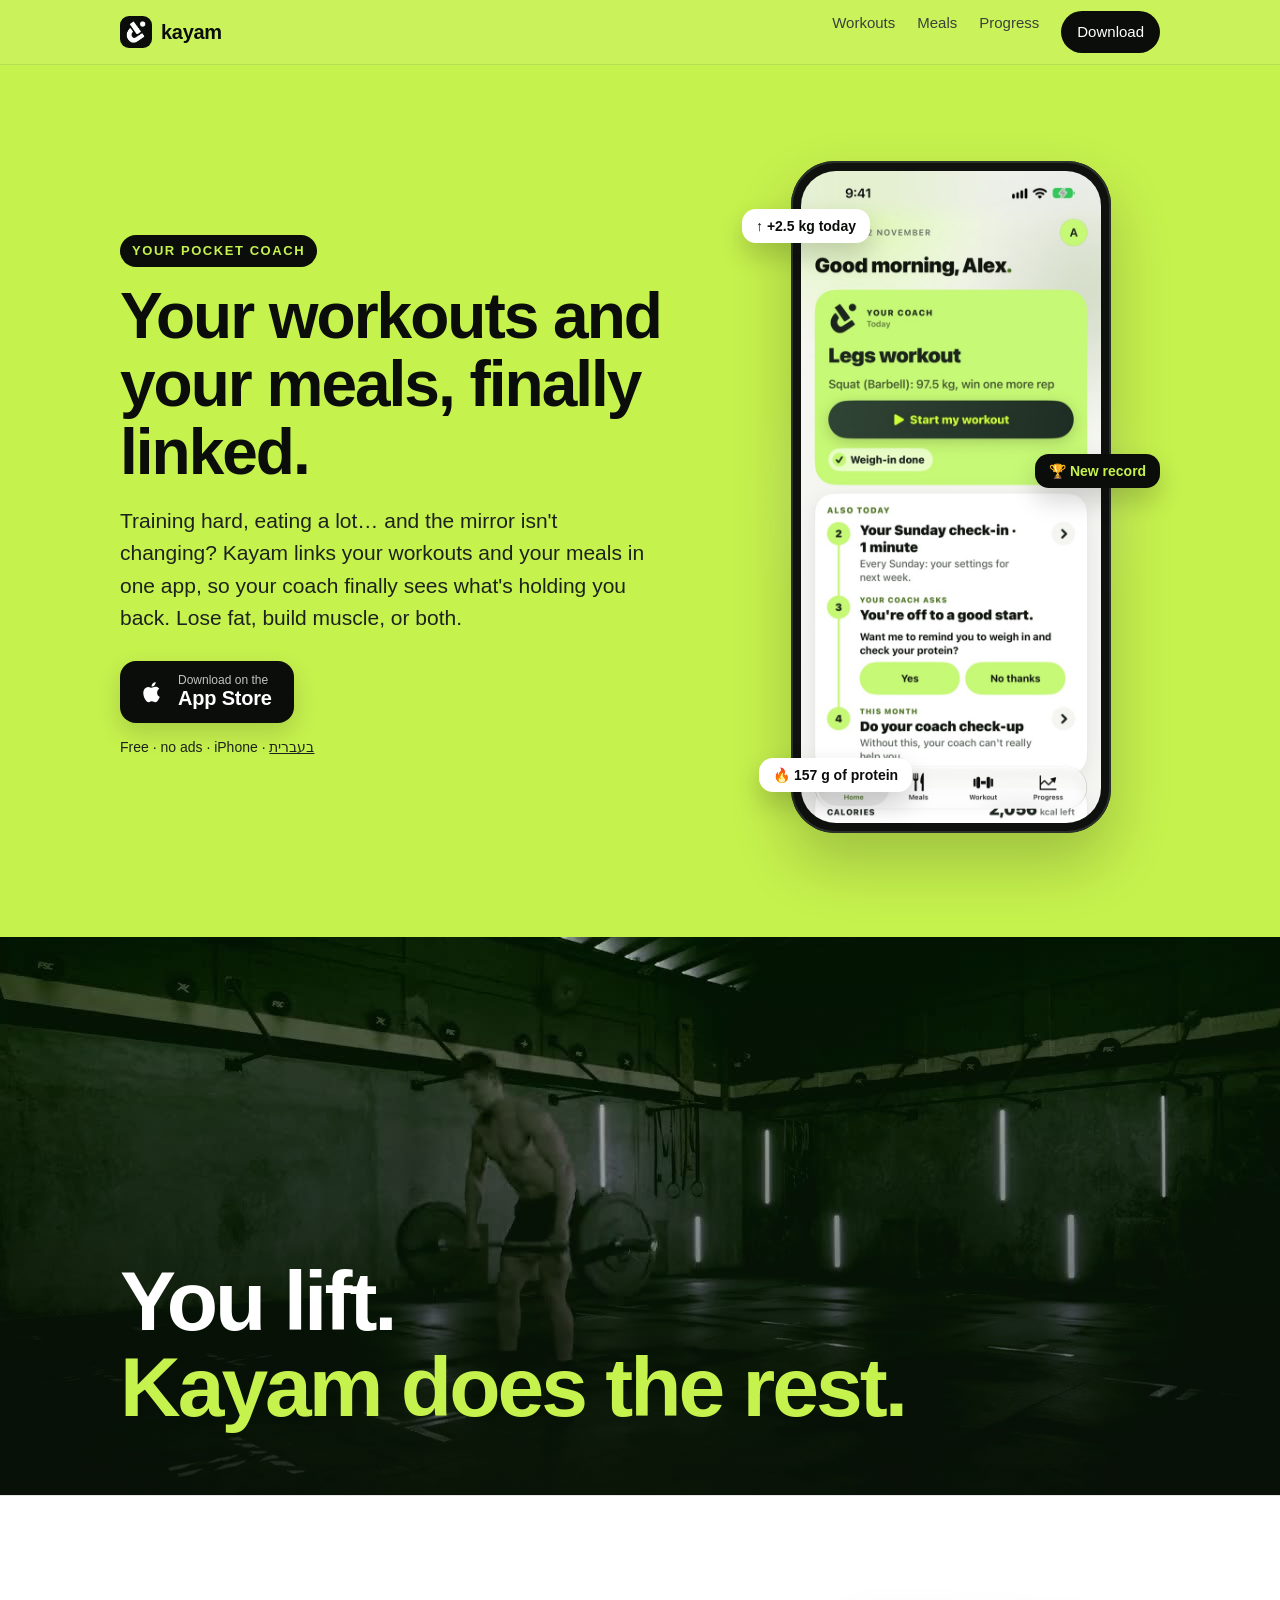
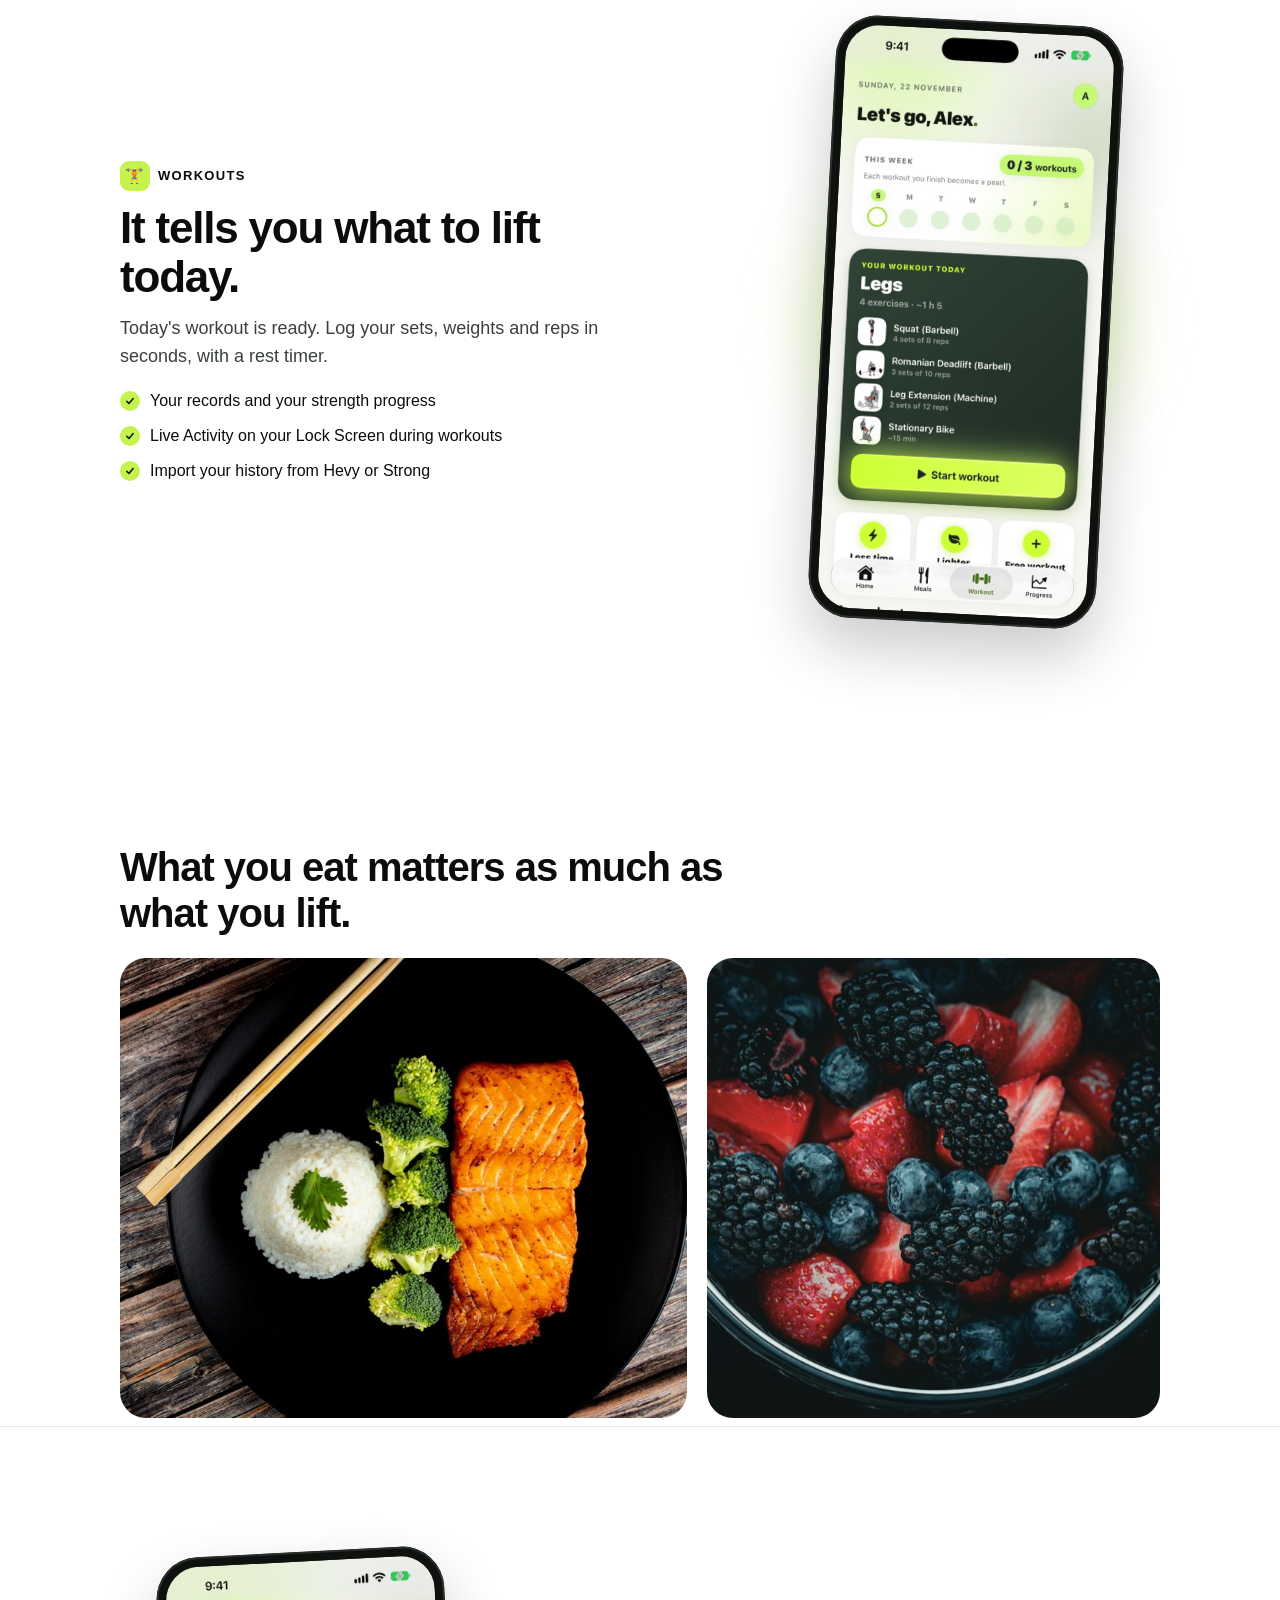
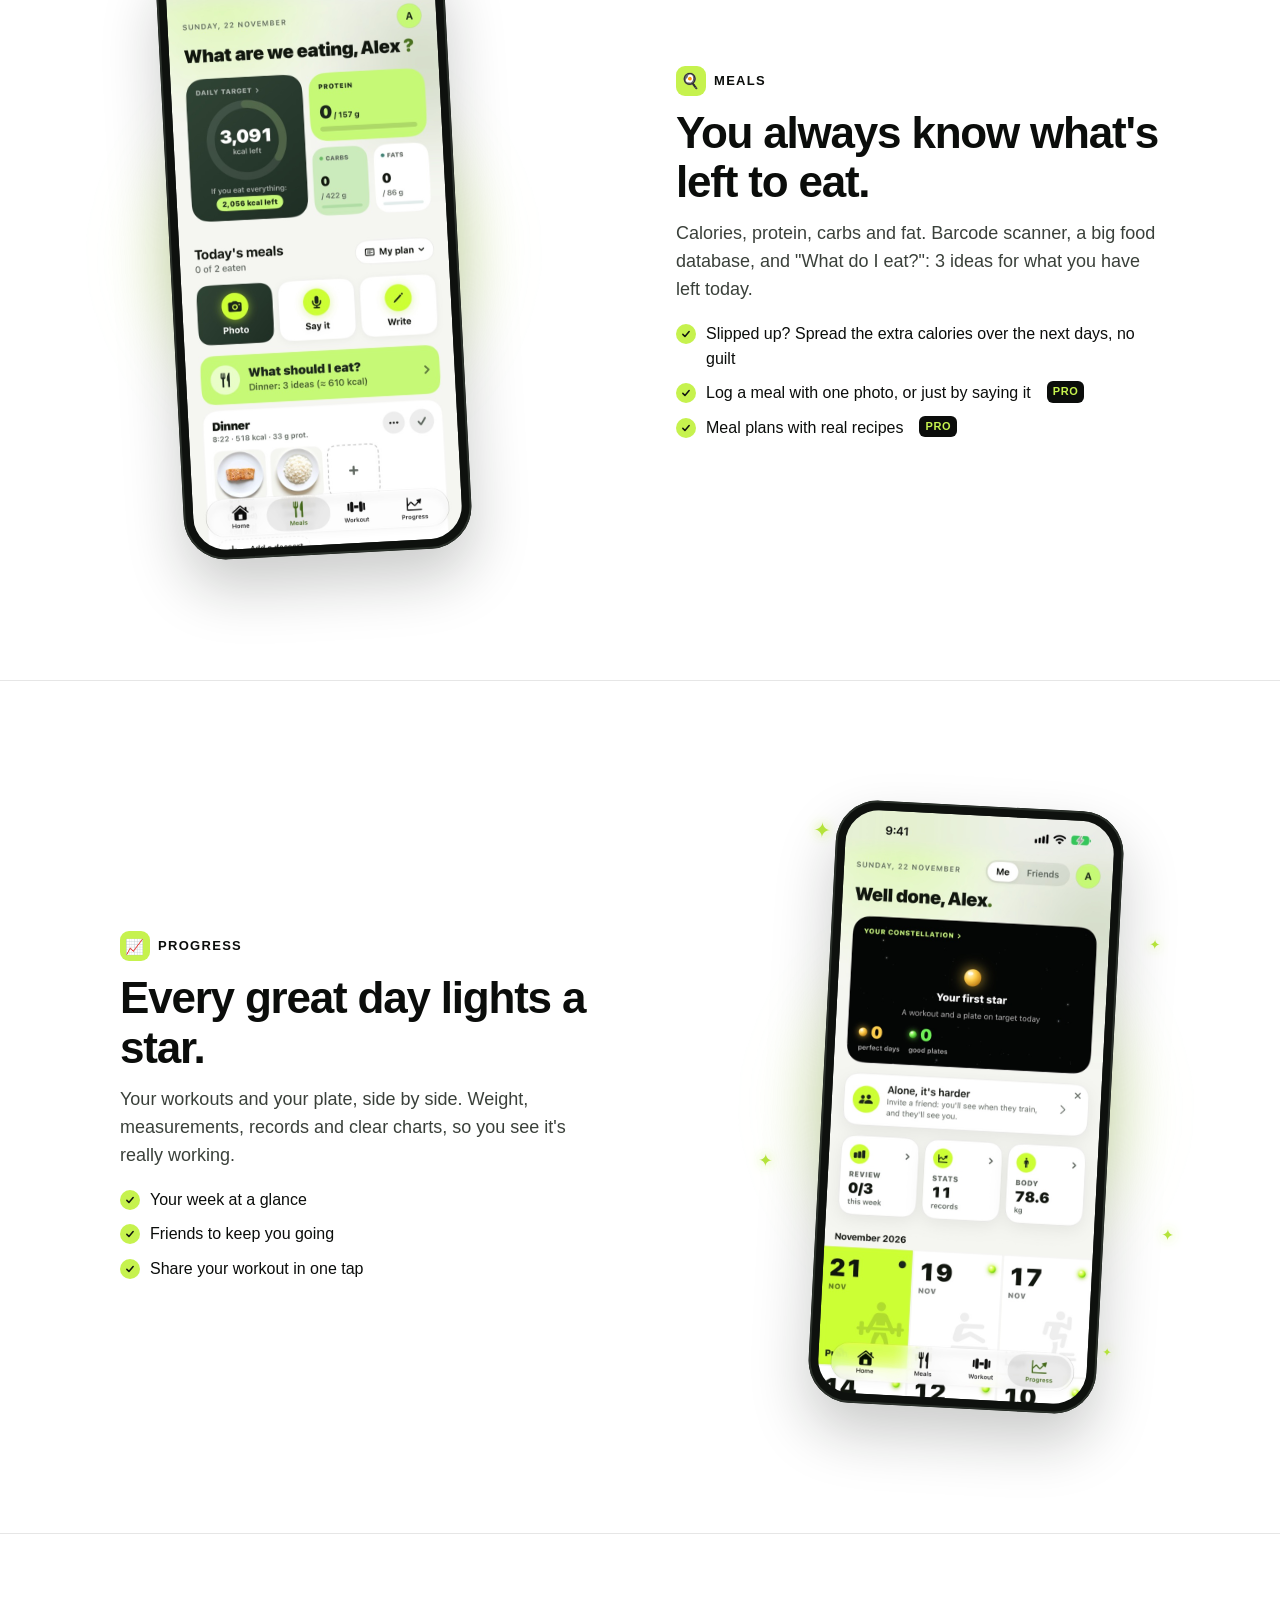
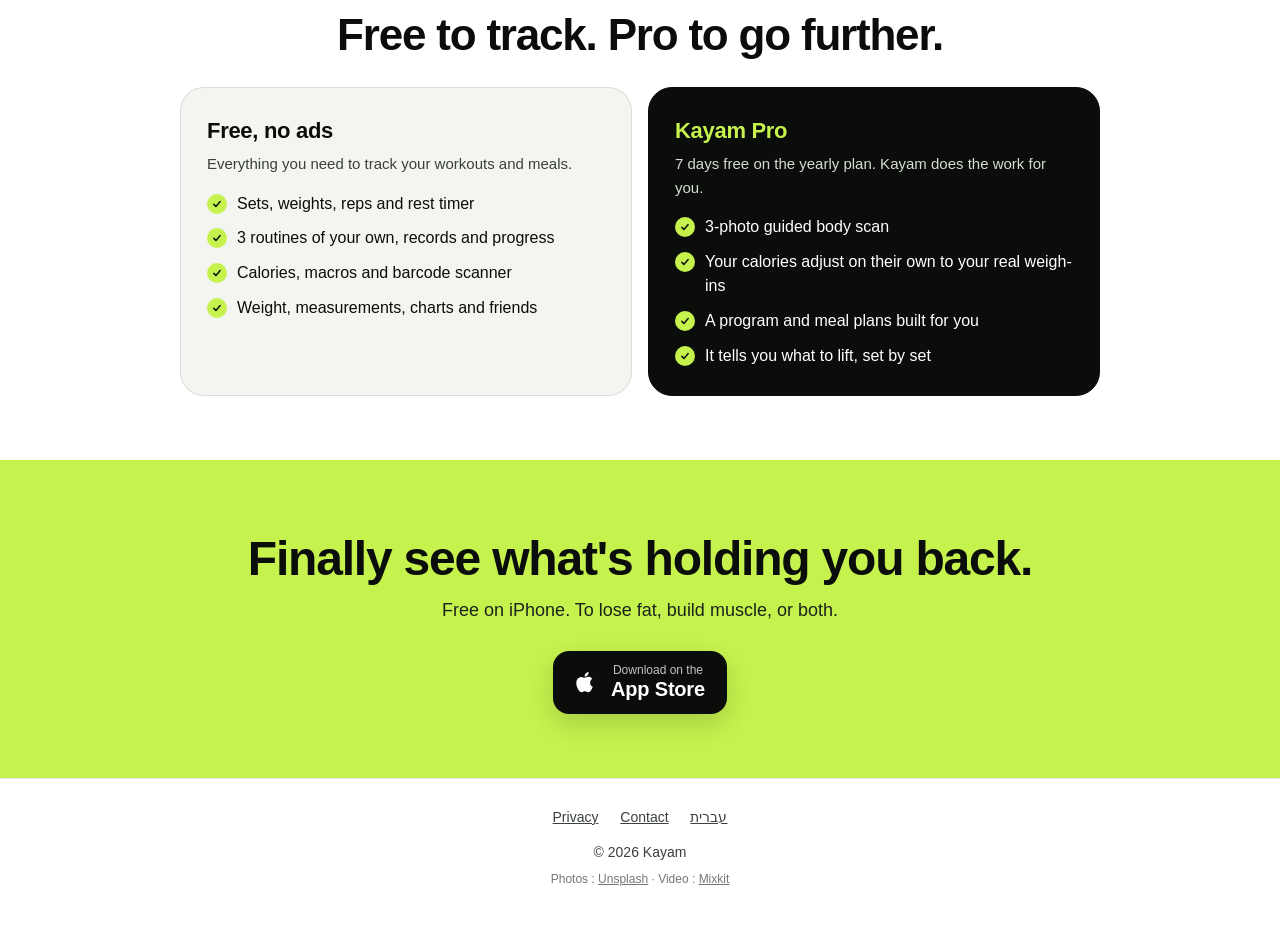
<file: index.html>
<!doctype html>
<html lang="fr">
<head>
<meta charset="utf-8">
<meta name="viewport" content="width=device-width, initial-scale=1, viewport-fit=cover">
<title>Kayam · Ta séance et ton assiette, enfin reliées</title>
<meta name="description" content="Kayam relie tes séances et tes repas dans une seule app, pour que ton coach voie enfin ce qui bloque. Gratuit, sans pub, sur iPhone.">
<meta name="theme-color" content="#C6F24E">
<meta property="og:title" content="Kayam">
<meta property="og:description" content="Ta séance et ton assiette, enfin reliées.">
<meta property="og:image" content="https://kayamfit.com/img/v2/accueil-fr.jpg">
<link rel="icon" href="img/logo.png">
<script>document.documentElement.classList.add("js")</script>
<style>
  :root {
    --bg:#FFFFFF; --card:#F4F5F0; --ink:#0B0D0B; --soft:#3A403A; --line:rgba(11,13,11,.10);
    --lime:#C6F24E; --lime-2:#B4E33A; --green:#0B0D0B; --deep:#0B0D0B;
  }
  * { box-sizing:border-box; }
  html { scroll-behavior:smooth; }
  body { margin:0; background:var(--bg); color:var(--ink);
         font:17px/1.55 -apple-system, BlinkMacSystemFont, "SF Pro Display", "Inter", "Segoe UI", Roboto, sans-serif;
         -webkit-font-smoothing:antialiased; }
  a { color:inherit; }
  img { display:block; max-width:100%; }
  .wrap { max-width:1120px; margin:0 auto; padding:0 20px; }

  /* Barre du haut */
  header { position:sticky; top:0; z-index:10; background:rgba(198,242,78,.92);
           backdrop-filter:saturate(1.4) blur(14px); -webkit-backdrop-filter:saturate(1.4) blur(14px);
           border-bottom:1px solid var(--line); }
  .bar { display:flex; align-items:center; gap:22px; height:64px; }
  .logo { display:flex; align-items:center; gap:9px; font-weight:800; font-size:20px; text-decoration:none; letter-spacing:-.3px; }
  .logo img { width:32px; height:32px; border-radius:9px; background:var(--ink); padding:5px; }
  .bar nav { display:flex; gap:22px; margin-inline-start:auto; }
  .bar nav a { text-decoration:none; color:var(--soft); font-size:15px; font-weight:500; }
  .bar nav a:hover { color:var(--ink); }
  .pill { background:var(--ink); color:#fff !important; text-decoration:none; font-weight:700; font-size:15px;
          padding:9px 16px; border-radius:999px; }

  /* Boutons App Store */
  .store { display:inline-flex; align-items:center; gap:12px; background:var(--ink); color:#fff; text-decoration:none;
           padding:13px 22px 13px 18px; border-radius:16px; box-shadow:0 10px 24px rgba(17,21,17,.16); }
  .store svg { width:28px; height:28px; fill:#fff; }
  .store small { display:block; font-size:12px; opacity:.75; line-height:1.1; }
  .store b { display:block; font-size:20px; line-height:1.15; letter-spacing:-.2px; }
  .store:active { transform:scale(.98); }

  /* Haut de page */
  .heroband { background:var(--lime); }
  .hero { display:grid; gap:40px; align-items:center; padding-top:44px; padding-bottom:56px; }
  .eyebrow { display:inline-block; font-size:13px; font-weight:800; letter-spacing:.12em; text-transform:uppercase; color:var(--lime); background:var(--ink); border-radius:999px; padding:6px 12px; margin-bottom:16px; }
  h1 { font-size:42px; line-height:1.06; letter-spacing:-1.2px; margin:0 0 18px; font-weight:850; }
  h1 em { font-style:normal; }
  .heroband .lead, .heroband .under, .heroband .under a { color:#1C221C; }
  .lead { font-size:19px; color:var(--soft); margin:0 0 26px; max-width:540px; }
  .under { margin-top:14px; font-size:14px; color:var(--soft); }
  .under a { color:var(--soft); }

  /* Téléphone (vraie capture de l'app) */
  .phone { width:min(300px, 78vw); margin:0 auto; border-radius:44px; padding:10px; background:#0E110E;
           box-shadow:0 30px 60px rgba(17,21,17,.22), inset 0 0 0 2px #2A302A; }
  .phone img { border-radius:35px; width:100%; aspect-ratio:1320/2868; object-fit:cover; background:#F4F5F0; }
  .hero .phone { width:min(320px, 80vw); }

  /* Sections */
  section.feat { padding:56px 0; border-top:1px solid var(--line); }
  .feat .wrap { display:grid; gap:36px; align-items:center; }
  .kicker { display:inline-flex; align-items:center; gap:8px; font-size:13px; font-weight:800; letter-spacing:.1em; text-transform:uppercase; color:var(--ink); }
  .kicker i { width:30px; height:30px; border-radius:9px; background:var(--lime); display:inline-flex; align-items:center; justify-content:center; font-style:normal; font-size:15px; }
  h2 { font-size:32px; line-height:1.12; letter-spacing:-.8px; margin:12px 0 14px; font-weight:820; }
  .feat p { color:var(--soft); margin:0 0 18px; font-size:18px; max-width:520px; }
  .ticks { list-style:none; margin:0; padding:0; display:grid; gap:10px; }
  .ticks li { display:flex; gap:10px; align-items:flex-start; font-size:16px; }
  .ticks li::before { content:""; flex:0 0 20px; height:20px; margin-top:2px; border-radius:50%;
                      background:var(--lime) url("data:image/svg+xml,%3Csvg xmlns='http://www.w3.org/2000/svg' viewBox='0 0 20 20'%3E%3Cpath d='M5.5 10.5l3 3 6-7' fill='none' stroke='%23111511' stroke-width='2.2' stroke-linecap='round' stroke-linejoin='round'/%3E%3C/svg%3E") center/14px no-repeat; }
  .tag { display:inline-block; font-size:11px; font-weight:800; letter-spacing:.06em; background:var(--ink); color:var(--lime); border-radius:6px; padding:2px 6px; margin-inline-start:6px; vertical-align:2px; }

  /* Gratuit / Pro */
  .plans { padding:64px 0; border-top:1px solid var(--line); }
  .plans h2 { text-align:center; margin-bottom:28px; }
  .plans .grid { display:grid; gap:16px; }
  .plan { background:var(--card); border-radius:24px; padding:26px; border:1px solid var(--line); }
  .plan h3 { margin:0 0 4px; font-size:22px; letter-spacing:-.3px; }
  .plan .sub { color:var(--soft); margin:0 0 16px; font-size:15px; }
  .plan.pro { background:var(--ink); color:#fff; border-color:var(--ink); }
  .plan.pro h3 { color:var(--lime); }
  .plan.pro .sub { color:#D8DCD6; }
  .plan.pro .ticks li::before { background-color:var(--lime); }

  /* Fin */
  .final { text-align:center; padding:72px 0 64px; background:var(--lime); }
  .final p { color:#1C221C !important; }
  .final h2 { font-size:36px; margin:0 0 12px; }
  .final p { color:var(--soft); margin:0 0 26px; font-size:18px; }

  footer { text-align:center; color:var(--soft); font-size:14px; padding:28px 0 40px; border-top:1px solid var(--line); }
  footer a { color:var(--soft); margin:0 9px; }

  /* Téléphone : on cache les liens du menu, on garde le bouton */
  @media (max-width: 719px) {
    .bar nav a:not(.pill) { display:none; }
  }

  /* Ordinateur : 2 colonnes, téléphone à côté du texte */
  @media (min-width: 900px) {
    .wrap { padding:0 40px; }
    .hero { grid-template-columns: 1.15fr .85fr; padding-top:72px; padding-bottom:80px; gap:56px; }
    h1 { font-size:64px; letter-spacing:-2px; }
    .lead { font-size:21px; }
    section.feat { padding:88px 0; }
    .feat .wrap { grid-template-columns: 1fr 1fr; gap:72px; }
    .feat.flip .text { order:2; }
    h2 { font-size:44px; letter-spacing:-1.2px; }
    .plans .grid { grid-template-columns: 1fr 1fr; max-width:920px; margin:0 auto; }
    .final h2 { font-size:48px; }
  }

  /* ---------- Animations Kayam ---------- */
  .heroband { overflow:hidden; }
  .stage { position:relative; display:grid; place-items:center; padding:24px 0; }
  .glow { position:absolute; width:86%; max-width:420px; aspect-ratio:1; border-radius:50%; z-index:0;
          background:radial-gradient(circle, rgba(198,242,78,.85) 0%, rgba(198,242,78,0) 66%); filter:blur(28px);
          animation:breathe 4.5s ease-in-out infinite; }
  .heroband .glow { background:radial-gradient(circle, rgba(255,255,255,.95) 0%, rgba(255,255,255,0) 66%); }
  .stage .phone { position:relative; z-index:1; }
  .float { animation:float 6s ease-in-out infinite; }
  .chip { position:absolute; z-index:2; background:#fff; color:var(--ink); font-weight:750; font-size:14px; line-height:1;
          padding:10px 14px; border-radius:14px; white-space:nowrap; box-shadow:0 12px 26px rgba(11,13,11,.18);
          opacity:0; animation:pop .7s cubic-bezier(.2,1.5,.4,1) forwards, bob 5s ease-in-out infinite; }
  .chip.dark { background:var(--ink); color:var(--lime); }
  .chip.c1 { top:10%; left:0; animation-delay:.7s, 1.4s; }
  .chip.c2 { top:44%; right:0; animation-delay:1s, 1.9s; }
  .chip.c3 { bottom:9%; left:4%; animation-delay:1.3s, 2.4s; }
  .star { position:absolute; z-index:2; color:var(--lime-2); font-size:22px; text-shadow:0 0 12px rgba(198,242,78,.9);
          animation:twinkle 2.6s ease-in-out infinite; pointer-events:none; }
  .star.s2 { font-size:14px; animation-delay:.6s; } .star.s3 { font-size:18px; animation-delay:1.2s; }
  .star.s4 { font-size:12px; animation-delay:1.8s; } .star.s5 { font-size:16px; animation-delay:.3s; }
  .store, .pill { transition:transform .2s ease, box-shadow .2s ease; }
  .store:hover { transform:translateY(-3px); box-shadow:0 16px 30px rgba(11,13,11,.22); }
  .pill:hover { transform:translateY(-1px); }
  h1 .w { display:inline-block; opacity:0; transform:translateY(.45em); animation:rise .75s cubic-bezier(.2,.8,.2,1) forwards;
          animation-delay:calc(var(--i) * 70ms + 120ms); }
  .js .rv { opacity:0; transform:translateY(30px); transition:opacity .8s ease, transform .9s cubic-bezier(.2,.8,.2,1); }
  .js .feat .stage.rv { transform:translateX(48px) rotate(3deg) scale(.96); }
  .js .feat.flip .stage.rv { transform:translateX(-48px) rotate(-3deg) scale(.96); }
  .js .rv.in { opacity:1; transform:none; }
  @keyframes breathe { 0%,100% { transform:scale(.9); opacity:.75; } 50% { transform:scale(1.08); opacity:1; } }
  @keyframes float { 0%,100% { transform:translateY(0) rotate(-1deg); } 50% { transform:translateY(-14px) rotate(1deg); } }
  @keyframes pop { from { opacity:0; transform:scale(.6) translateY(10px); } to { opacity:1; transform:none; } }
  @keyframes bob { 0%,100% { translate:0 0; } 50% { translate:0 -7px; } }
  @keyframes twinkle { 0%,100% { opacity:.25; transform:scale(.7) rotate(0); } 50% { opacity:1; transform:scale(1.15) rotate(20deg); } }
  @keyframes rise { to { opacity:1; transform:none; } }
  @media (prefers-reduced-motion: reduce) {
    *, *::before, *::after { animation:none !important; transition:none !important; }
    .chip, h1 .w, .js .rv { opacity:1 !important; transform:none !important; }
  }

  /* ---------- Images ---------- */
  .vband { position:relative; height:min(62vh, 560px); min-height:340px; overflow:hidden; background:#0B0D0B; }
  .vband video, .vband img.poster { position:absolute; inset:0; width:100%; height:100%; object-fit:cover; }
  .vband::after { content:""; position:absolute; inset:0; background:linear-gradient(180deg, rgba(11,13,11,.15), rgba(11,13,11,.65)); }
  .vband .cap { position:absolute; z-index:1; left:0; right:0; bottom:0; padding:0 20px 44px; max-width:1120px; margin:0 auto; color:#fff; }
  .vband h2 { font-size:44px; margin:0; letter-spacing:-1.2px; line-height:1.02; }
  .vband h2 span { color:var(--lime); display:block; }
  .fband { padding:64px 0 8px; }
  .fband .grid { display:grid; grid-template-columns:1fr 1fr; gap:12px; }
  .fband img { width:100%; aspect-ratio:4/5; object-fit:cover; border-radius:26px; transition:transform .6s cubic-bezier(.2,.8,.2,1); }
  .fband img:hover { transform:scale(1.02) rotate(-.4deg); }
  .fband p { font-size:26px; font-weight:800; letter-spacing:-.6px; line-height:1.15; margin:0 0 22px; max-width:640px; }
  @media (min-width: 900px) {
    .vband .cap { padding:0 40px 64px; }
    .vband h2 { font-size:84px; letter-spacing:-3px; }
    .fband { padding:96px 0 8px; }
    .fband .grid { grid-template-columns:1.25fr 1fr; gap:20px; }
    .fband img { aspect-ratio:auto; height:460px; }
    .fband p { font-size:40px; letter-spacing:-1px; }
  }
</style>
</head>
<body id="top">

<header>
  <div class="wrap bar">
    <a class="logo" href="#top"><img src="img/logo.png" alt="">kayam</a>
    <nav>
      <a href="#seance" data-i="nav1">Séance</a>
      <a href="#repas" data-i="nav2">Repas</a>
      <a href="#progres" data-i="nav3">Progrès</a>
      <a class="pill" href="https://apps.apple.com/app/id6819856907" data-i="dl">Télécharger</a>
    </nav>
  </div>
</header>

<main>
  <div class="heroband"><div class="wrap hero">
    <div>
      <span class="eyebrow" data-i="eyebrow">Ton coach de poche</span>
      <h1 data-i="h1" data-html>Ta séance et ton assiette, <em>enfin reliées.</em></h1>
      <p class="lead" data-i="lead">Tu t'entraînes, tu manges… et dans le miroir, ça bouge pas&nbsp;? Kayam relie tes séances et tes repas dans une seule app, pour que ton coach voie enfin ce qui bloque. Perdre du gras, prendre du muscle, ou les deux.</p>
      <a class="store" href="https://apps.apple.com/app/id6819856907">
        <svg viewBox="0 0 24 24" aria-hidden="true"><path d="M16.37 12.6c-.02-2.2 1.8-3.26 1.88-3.31-1.03-1.5-2.62-1.7-3.18-1.72-1.35-.14-2.64.8-3.33.8-.69 0-1.74-.78-2.87-.76-1.47.02-2.83.86-3.59 2.18-1.53 2.66-.39 6.6 1.1 8.75.73 1.05 1.6 2.24 2.73 2.2 1.1-.05 1.51-.71 2.84-.71 1.32 0 1.7.71 2.86.69 1.18-.02 1.93-1.07 2.65-2.13.84-1.22 1.18-2.4 1.2-2.46-.03-.01-2.3-.88-2.3-3.53zM14.2 6.16c.6-.73 1.01-1.75.9-2.76-.87.04-1.92.58-2.54 1.31-.56.64-1.05 1.68-.92 2.67.97.08 1.96-.49 2.56-1.22z"/></svg>
        <span><small data-i="store1">Télécharger dans l'</small><b>App Store</b></span>
      </a>
      <div class="under"><span data-i="under">Gratuit · sans pub · iPhone</span> · <a href="il/" lang="he">בעברית</a></div>
    </div>
    <div class="stage">
      <div class="glow"></div>
      <div class="phone float"><img data-shot="accueil" src="img/v2/accueil-fr.jpg" alt="Kayam&nbsp;: l'écran Accueil avec le coach"></div>
      <span class="chip c1" data-i="chip1" data-html>↑ <b>+2,5 kg</b> aujourd'hui</span>
      <span class="chip dark c2" data-i="chip2">🏆 Nouveau record</span>
      <span class="chip c3" data-i="chip3" data-html>🔥 <b>157 g</b> de protéines</span>
    </div>
  </div></div>

  <section class="vband" aria-label="Kayam">
    <video autoplay muted loop playsinline preload="metadata" poster="img/gym-poster.jpg"><source src="img/gym.mp4" type="video/mp4"></video>
    <div class="cap"><h2 class="rv" data-i="vband" data-html>Tu soulèves.<span>Kayam fait le reste.</span></h2></div>
  </section>

  <section class="feat" id="seance">
    <div class="wrap">
      <div class="text rv">
        <span class="kicker"><i>🏋️</i><span data-i="k1">Séance</span></span>
        <h2 data-i="h2a">Il te dit quoi soulever aujourd'hui.</h2>
        <p data-i="p1">Ta séance du jour est prête. Note tes séries, tes charges et tes répétitions en quelques secondes, avec le temps de repos.</p>
        <ul class="ticks">
          <li data-i="s1">Tes records et ta progression en force</li>
          <li data-i="s2">Live Activity sur l'écran verrouillé pendant ta séance</li>
          <li data-i="s3">Importe ton historique depuis Hevy ou Strong</li>
        </ul>
      </div>
      <div class="stage rv">
        <div class="glow"></div>
        <div class="phone"><img data-shot="seance" src="img/v2/seance-fr.jpg" alt="" loading="lazy"></div>
      </div>
    </div>
  </section>

  <section class="fband">
    <div class="wrap">
      <p class="rv" data-i="fband">Ce que tu manges compte autant que ce que tu soulèves.</p>
      <div class="grid">
        <img class="rv" src="img/food-salmon.jpg" alt="" loading="lazy">
        <img class="rv" src="img/food-berries.jpg" alt="" loading="lazy">
      </div>
    </div>
  </section>

  <section class="feat flip" id="repas">
    <div class="wrap">
      <div class="text rv">
        <span class="kicker"><i>🍳</i><span data-i="k2">Repas</span></span>
        <h2 data-i="h2b">Tu sais toujours ce qu'il te reste à manger.</h2>
        <p data-i="p2">Calories, protéines, glucides et lipides. Scanner de code-barres, grande base d'aliments, et «&nbsp;Je mange quoi&nbsp;?&nbsp;»&nbsp;: 3 idées pour ce qu'il te reste aujourd'hui.</p>
        <ul class="ticks">
          <li data-i="r1">Un écart ? Étale les calories sur les jours suivants, sans culpabiliser</li>
          <li data-i="r2" data-html>Un repas en une photo, ou juste en le disant <span class="tag">PRO</span></li>
          <li data-i="r3" data-html>Des plans de repas avec de vraies recettes <span class="tag">PRO</span></li>
        </ul>
      </div>
      <div class="stage rv">
        <div class="glow"></div>
        <div class="phone"><img data-shot="repas" src="img/v2/repas-fr.jpg" alt="" loading="lazy"></div>
      </div>
    </div>
  </section>

  <section class="feat" id="progres">
    <div class="wrap">
      <div class="text rv">
        <span class="kicker"><i>📈</i><span data-i="k3">Progrès</span></span>
        <h2 data-i="h2c">Chaque jour réussi allume une étoile.</h2>
        <p data-i="p3">Ta séance et ton assiette, côte à côte. Poids, mesures, records et graphiques clairs, pour voir que ça avance vraiment.</p>
        <ul class="ticks">
          <li data-i="g1">Ton bilan de la semaine en un coup d'œil</li>
          <li data-i="g2">Des amis pour se motiver</li>
          <li data-i="g3">Ta séance à partager en un geste</li>
        </ul>
      </div>
      <div class="stage rv">
        <div class="glow"></div>
        <div class="phone"><img data-shot="progres" src="img/v2/progres-fr.jpg" alt="" loading="lazy"></div>
        <span class="star" style="top:6%;left:14%">✦</span><span class="star s2" style="top:22%;right:10%">✦</span>
        <span class="star s3" style="top:58%;left:6%">✦</span><span class="star s4" style="bottom:12%;right:16%">✦</span>
        <span class="star s5" style="bottom:30%;right:4%">✦</span>
      </div>
    </div>
  </section>

  <section class="plans">
    <div class="wrap">
      <h2 class="rv" data-i="plansT">Gratuit pour suivre. Pro pour aller plus loin.</h2>
      <div class="grid">
        <div class="plan rv">
          <h3 data-i="freeT">Gratuit, sans pub</h3>
          <p class="sub" data-i="freeS">Tout ce qu'il faut pour suivre tes séances et tes repas.</p>
          <ul class="ticks">
            <li data-i="f1">Séries, charges, répétitions et temps de repos</li>
            <li data-i="f2">3 routines à toi, tes records et ta progression</li>
            <li data-i="f3">Calories, macros et scanner de code-barres</li>
            <li data-i="f4">Poids, mesures, graphiques et amis</li>
          </ul>
        </div>
        <div class="plan pro rv">
          <h3>Kayam Pro</h3>
          <p class="sub" data-i="proS">7 jours gratuits sur l'offre annuelle. Kayam fait le travail pour toi.</p>
          <ul class="ticks">
            <li data-i="p1x">Scan du corps en 3 photos guidées</li>
            <li data-i="p2x">Tes calories s'ajustent toutes seules à ta vraie pesée</li>
            <li data-i="p3x">Un programme et des plans de repas créés pour toi</li>
            <li data-i="p4x">Il te dit quoi soulever, série par série</li>
          </ul>
        </div>
      </div>
    </div>
  </section>

  <section class="final">
    <div class="wrap">
      <h2 class="rv" data-i="finalT">Vois enfin ce qui bloque.</h2>
      <p data-i="finalP">Gratuit sur iPhone. Pour perdre du gras, prendre du muscle, ou les deux.</p>
      <a class="store" href="https://apps.apple.com/app/id6819856907">
        <svg viewBox="0 0 24 24" aria-hidden="true"><path d="M16.37 12.6c-.02-2.2 1.8-3.26 1.88-3.31-1.03-1.5-2.62-1.7-3.18-1.72-1.35-.14-2.64.8-3.33.8-.69 0-1.74-.78-2.87-.76-1.47.02-2.83.86-3.59 2.18-1.53 2.66-.39 6.6 1.1 8.75.73 1.05 1.6 2.24 2.73 2.2 1.1-.05 1.51-.71 2.84-.71 1.32 0 1.7.71 2.86.69 1.18-.02 1.93-1.07 2.65-2.13.84-1.22 1.18-2.4 1.2-2.46-.03-.01-2.3-.88-2.3-3.53zM14.2 6.16c.6-.73 1.01-1.75.9-2.76-.87.04-1.92.58-2.54 1.31-.56.64-1.05 1.68-.92 2.67.97.08 1.96-.49 2.56-1.22z"/></svg>
        <span><small data-i="store1">Télécharger dans l'</small><b>App Store</b></span>
      </a>
    </div>
  </section>
</main>

<footer>
  <a href="privacy.html" data-i="ft1">Confidentialité</a>
  <a href="privacy.html#en">Privacy</a>
  <a href="mailto:kayam.support@gmail.com" data-i="ft2">Contact</a>
  <a href="il/" lang="he">עברית</a>
  <div style="margin-top:14px">© <span id="year"></span> Kayam</div>
  <div style="margin-top:6px;font-size:12px;opacity:.7"><span data-i="credits">Photos</span> : <a href="https://unsplash.com" style="margin:0">Unsplash</a> · <span data-i="video">Vidéo</span> : <a href="https://mixkit.co" style="margin:0">Mixkit</a></div>
</footer>

<script>
// Langue : français par défaut, anglais pour les autres (comme avant)
const EN = {
  nav1:"Workouts", nav2:"Meals", nav3:"Progress", dl:"Download", eyebrow:"Your pocket coach",
  h1:"Your workouts and your meals, <em>finally linked.</em>",
  lead:"Training hard, eating a lot… and the mirror isn't changing? Kayam links your workouts and your meals in one app, so your coach finally sees what's holding you back. Lose fat, build muscle, or both.",
  store1:"Download on the", under:"Free · no ads · iPhone",
  k1:"Workouts", h2a:"It tells you what to lift today.", p1:"Today's workout is ready. Log your sets, weights and reps in seconds, with a rest timer.",
  s1:"Your records and your strength progress", s2:"Live Activity on your Lock Screen during workouts", s3:"Import your history from Hevy or Strong",
  k2:"Meals", h2b:"You always know what's left to eat.", p2:"Calories, protein, carbs and fat. Barcode scanner, a big food database, and \"What do I eat?\": 3 ideas for what you have left today.",
  r1:"Slipped up? Spread the extra calories over the next days, no guilt",
  r2:"Log a meal with one photo, or just by saying it <span class=\"tag\">PRO</span>",
  r3:"Meal plans with real recipes <span class=\"tag\">PRO</span>",
  k3:"Progress", h2c:"Every great day lights a star.", p3:"Your workouts and your plate, side by side. Weight, measurements, records and clear charts, so you see it's really working.",
  g1:"Your week at a glance", g2:"Friends to keep you going", g3:"Share your workout in one tap",
  plansT:"Free to track. Pro to go further.", freeT:"Free, no ads", freeS:"Everything you need to track your workouts and meals.",
  f1:"Sets, weights, reps and rest timer", f2:"3 routines of your own, records and progress", f3:"Calories, macros and barcode scanner", f4:"Weight, measurements, charts and friends",
  proS:"7 days free on the yearly plan. Kayam does the work for you.",
  p1x:"3-photo guided body scan", p2x:"Your calories adjust on their own to your real weigh-ins", p3x:"A program and meal plans built for you", p4x:"It tells you what to lift, set by set",
  finalT:"Finally see what's holding you back.", finalP:"Free on iPhone. To lose fat, build muscle, or both.",
  ft1:"Privacy", ft2:"Contact",
vband:"You lift.<span>Kayam does the rest.</span>", fband:"What you eat matters as much as what you lift.", credits:"Photos", video:"Video",
    chip1:"↑ <b>+2.5 kg</b> today", chip2:"🏆 New record", chip3:"🔥 <b>157 g</b> of protein"
};
const lang = (navigator.language || "fr").slice(0, 2);
if (lang !== "fr") {
  document.documentElement.lang = "en";
  document.title = "Kayam · Your workouts and your meals, finally linked";
  document.querySelectorAll("[data-i]").forEach(el => {
    const t = EN[el.dataset.i]; if (!t) return;
    if (el.hasAttribute("data-html")) el.innerHTML = t; else el.textContent = t;
  });
  document.querySelectorAll("img[data-shot]").forEach(img => { img.src = "img/v2/" + img.dataset.shot + "-en.jpg"; });
  document.querySelector('footer a[href="privacy.html#en"]').remove();
}
document.getElementById("year").textContent = new Date().getFullYear();
// Animations : titre mot par mot + apparition au défilement
document.documentElement.classList.add("js");
(function splitTitle(){
  const h = document.querySelector("h1"); let i = 0;
  const walk = node => [...node.childNodes].forEach(n => {
    if (n.nodeType === 3) {
      const frag = document.createDocumentFragment();
      n.textContent.split(/(\s+)/).forEach(part => {
        if (!part) return;
        if (/^\s+$/.test(part)) { frag.appendChild(document.createTextNode(part)); return; }
        const w = document.createElement("span"); w.className = "w"; w.style.setProperty("--i", i++); w.textContent = part; frag.appendChild(w);
      });
      n.replaceWith(frag);
    } else walk(n);
  });
  walk(h);
})();
const io = new IntersectionObserver(es => es.forEach(e => { if (e.isIntersecting) { e.target.classList.add("in"); io.unobserve(e.target); } }), { threshold:.18 });
document.querySelectorAll(".rv").forEach((el, k) => { el.style.transitionDelay = (el.classList.contains("plan") && el.classList.contains("pro") ? .12 : 0) + "s"; io.observe(el); });
</script>
</body>
</html>
</file>
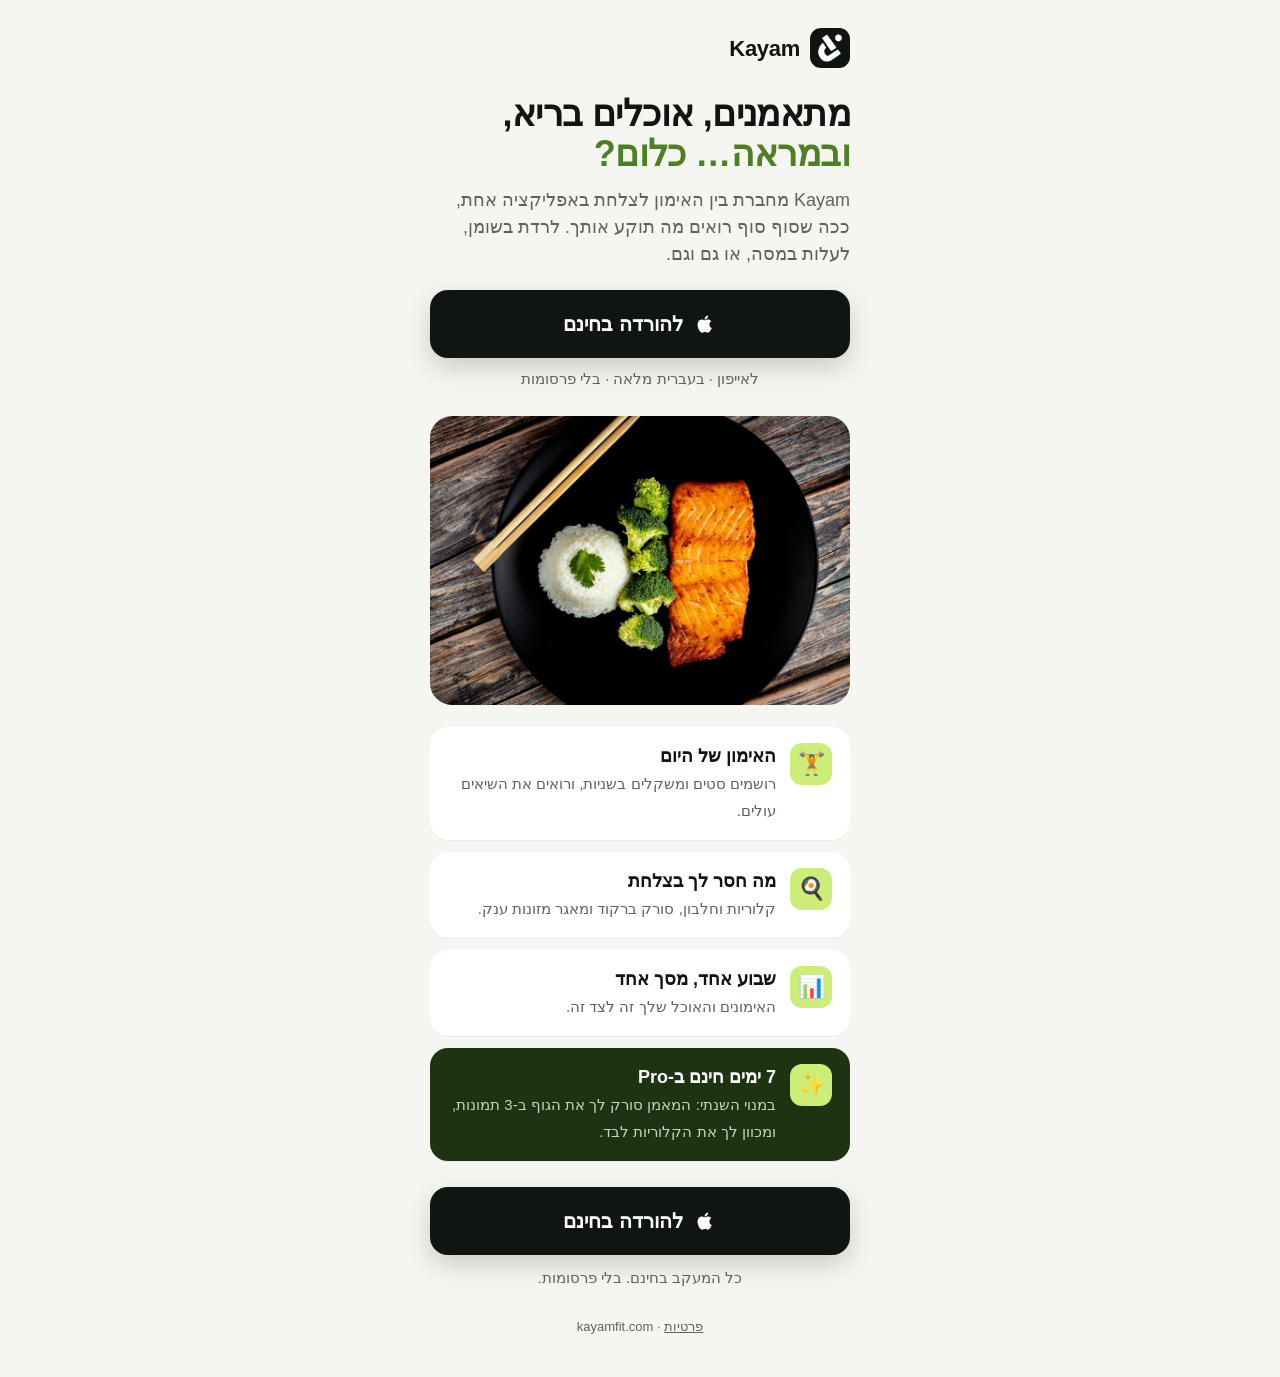
<file: il/index.html>
<!doctype html>
<html lang="he" dir="rtl">
<head>
<meta charset="utf-8">
<meta name="viewport" content="width=device-width, initial-scale=1, viewport-fit=cover">
<title>Kayam · האימון והצלחת באפליקציה אחת</title>
<meta name="description" content="Kayam מחברת בין האימון לצלחת באפליקציה אחת. מעקב בחינם, בלי פרסומות, בעברית מלאה.">
<meta property="og:title" content="Kayam · האימון והצלחת באפליקציה אחת">
<meta property="og:description" content="מתאמנים, אוכלים בריא, ובמראה כלום? Kayam מחברת בין האימון לצלחת.">
<meta property="og:image" content="https://kayamfit.com/img/food-salmon.jpg">
<link rel="icon" href="../img/logo.png">
<style>
  :root { --bg:#F5F6F1; --ink:#111511; --soft:#5B635C; --lime:#CCED78; --deep:#1E3312; --card:#FFFFFF; }
  * { box-sizing:border-box; }
  html, body { margin:0; background:var(--bg); color:var(--ink); }
  body { font:18px/1.5 -apple-system, BlinkMacSystemFont, "Segoe UI", Arial, sans-serif; -webkit-font-smoothing:antialiased; }
  main { max-width:460px; margin:0 auto; padding:28px 20px 40px; }
  .brand { display:flex; align-items:center; gap:10px; font-weight:800; font-size:22px; letter-spacing:-.3px; }
  .brand img { width:40px; height:40px; border-radius:11px; background:var(--ink); padding:6px; }
  h1 { font-size:36px; line-height:1.12; margin:26px 0 12px; letter-spacing:-.6px; font-weight:850; }
  h1 span { color:#4E7F25; }
  .lead { color:var(--soft); margin:0 0 22px; font-size:18px; }
  .cta { display:flex; align-items:center; justify-content:center; gap:10px; width:100%; padding:19px 20px;
         background:var(--ink); color:#fff; text-decoration:none; border-radius:18px; font-weight:800; font-size:20px;
         box-shadow:0 10px 24px rgba(17,21,17,.18); }
  .cta svg { width:24px; height:24px; fill:#fff; }
  .cta:active { transform:scale(.98); }
  .note { text-align:center; color:var(--soft); font-size:15px; margin:10px 0 26px; }
  .photo { width:100%; aspect-ratio:16/11; object-fit:cover; border-radius:22px; display:block; margin-bottom:22px; }
  ul { list-style:none; padding:0; margin:0 0 26px; display:grid; gap:12px; }
  li { background:var(--card); border-radius:18px; padding:16px 18px; display:flex; gap:14px; align-items:flex-start;
       box-shadow:0 1px 0 rgba(17,21,17,.05); }
  li .ic { flex:0 0 42px; height:42px; border-radius:12px; background:var(--lime); display:flex; align-items:center; justify-content:center; font-size:22px; }
  li b { display:block; font-size:18px; }
  li small { color:var(--soft); font-size:15px; }
  li.pro { background:var(--deep); color:#fff; }
  li.pro small { color:#C9D3C4; }
  .free { text-align:center; color:var(--soft); font-size:15px; margin:12px 0 0; }
  footer { text-align:center; color:var(--soft); font-size:13px; margin-top:28px; }
  footer a { color:var(--soft); }
</style>
</head>
<body>
<main>
  <div class="brand"><img src="../img/logo.png" alt="">Kayam</div>

  <h1>מתאמנים, אוכלים בריא,<br><span>ובמראה… כלום?</span></h1>
  <p class="lead">Kayam מחברת בין האימון לצלחת באפליקציה אחת, ככה שסוף סוף רואים מה תוקע אותך. לרדת בשומן, לעלות במסה, או גם וגם.</p>

  <a class="cta" href="https://apps.apple.com/il/app/id6819856907" id="dl">
    <svg viewBox="0 0 24 24" aria-hidden="true"><path d="M16.37 12.6c-.02-2.2 1.8-3.26 1.88-3.31-1.03-1.5-2.62-1.7-3.18-1.72-1.35-.14-2.64.8-3.33.8-.69 0-1.74-.78-2.87-.76-1.47.02-2.83.86-3.59 2.18-1.53 2.66-.39 6.6 1.1 8.75.73 1.05 1.6 2.24 2.73 2.2 1.1-.05 1.51-.71 2.84-.71 1.32 0 1.7.71 2.86.69 1.18-.02 1.93-1.07 2.65-2.13.84-1.22 1.18-2.4 1.2-2.46-.03-.01-2.3-.88-2.3-3.53zM14.2 6.16c.6-.73 1.01-1.75.9-2.76-.87.04-1.92.58-2.54 1.31-.56.64-1.05 1.68-.92 2.67.97.08 1.96-.49 2.56-1.22z"/></svg>
    להורדה בחינם
  </a>
  <p class="note">לאייפון · בעברית מלאה · בלי פרסומות</p>

  <img class="photo" src="../img/food-salmon.jpg" alt="">

  <ul>
    <li><div class="ic">🏋️</div><div><b>האימון של היום</b><small>רושמים סטים ומשקלים בשניות, ורואים את השיאים עולים.</small></div></li>
    <li><div class="ic">🍳</div><div><b>מה חסר לך בצלחת</b><small>קלוריות וחלבון, סורק ברקוד ומאגר מזונות ענק.</small></div></li>
    <li><div class="ic">📊</div><div><b>שבוע אחד, מסך אחד</b><small>האימונים והאוכל שלך זה לצד זה.</small></div></li>
    <li class="pro"><div class="ic">✨</div><div><b>7 ימים חינם ב-Pro</b><small>במנוי השנתי: המאמן סורק לך את הגוף ב-3 תמונות, ומכוון לך את הקלוריות לבד.</small></div></li>
  </ul>

  <a class="cta" href="https://apps.apple.com/il/app/id6819856907">
    <svg viewBox="0 0 24 24" aria-hidden="true"><path d="M16.37 12.6c-.02-2.2 1.8-3.26 1.88-3.31-1.03-1.5-2.62-1.7-3.18-1.72-1.35-.14-2.64.8-3.33.8-.69 0-1.74-.78-2.87-.76-1.47.02-2.83.86-3.59 2.18-1.53 2.66-.39 6.6 1.1 8.75.73 1.05 1.6 2.24 2.73 2.2 1.1-.05 1.51-.71 2.84-.71 1.32 0 1.7.71 2.86.69 1.18-.02 1.93-1.07 2.65-2.13.84-1.22 1.18-2.4 1.2-2.46-.03-.01-2.3-.88-2.3-3.53zM14.2 6.16c.6-.73 1.01-1.75.9-2.76-.87.04-1.92.58-2.54 1.31-.56.64-1.05 1.68-.92 2.67.97.08 1.96-.49 2.56-1.22z"/></svg>
    להורדה בחינם
  </a>

  <p class="free">כל המעקב בחינם. בלי פרסומות.</p>

  <footer><a href="../privacy.html">פרטיות</a> · kayamfit.com</footer>
</main>
</body>
</html>
</file>
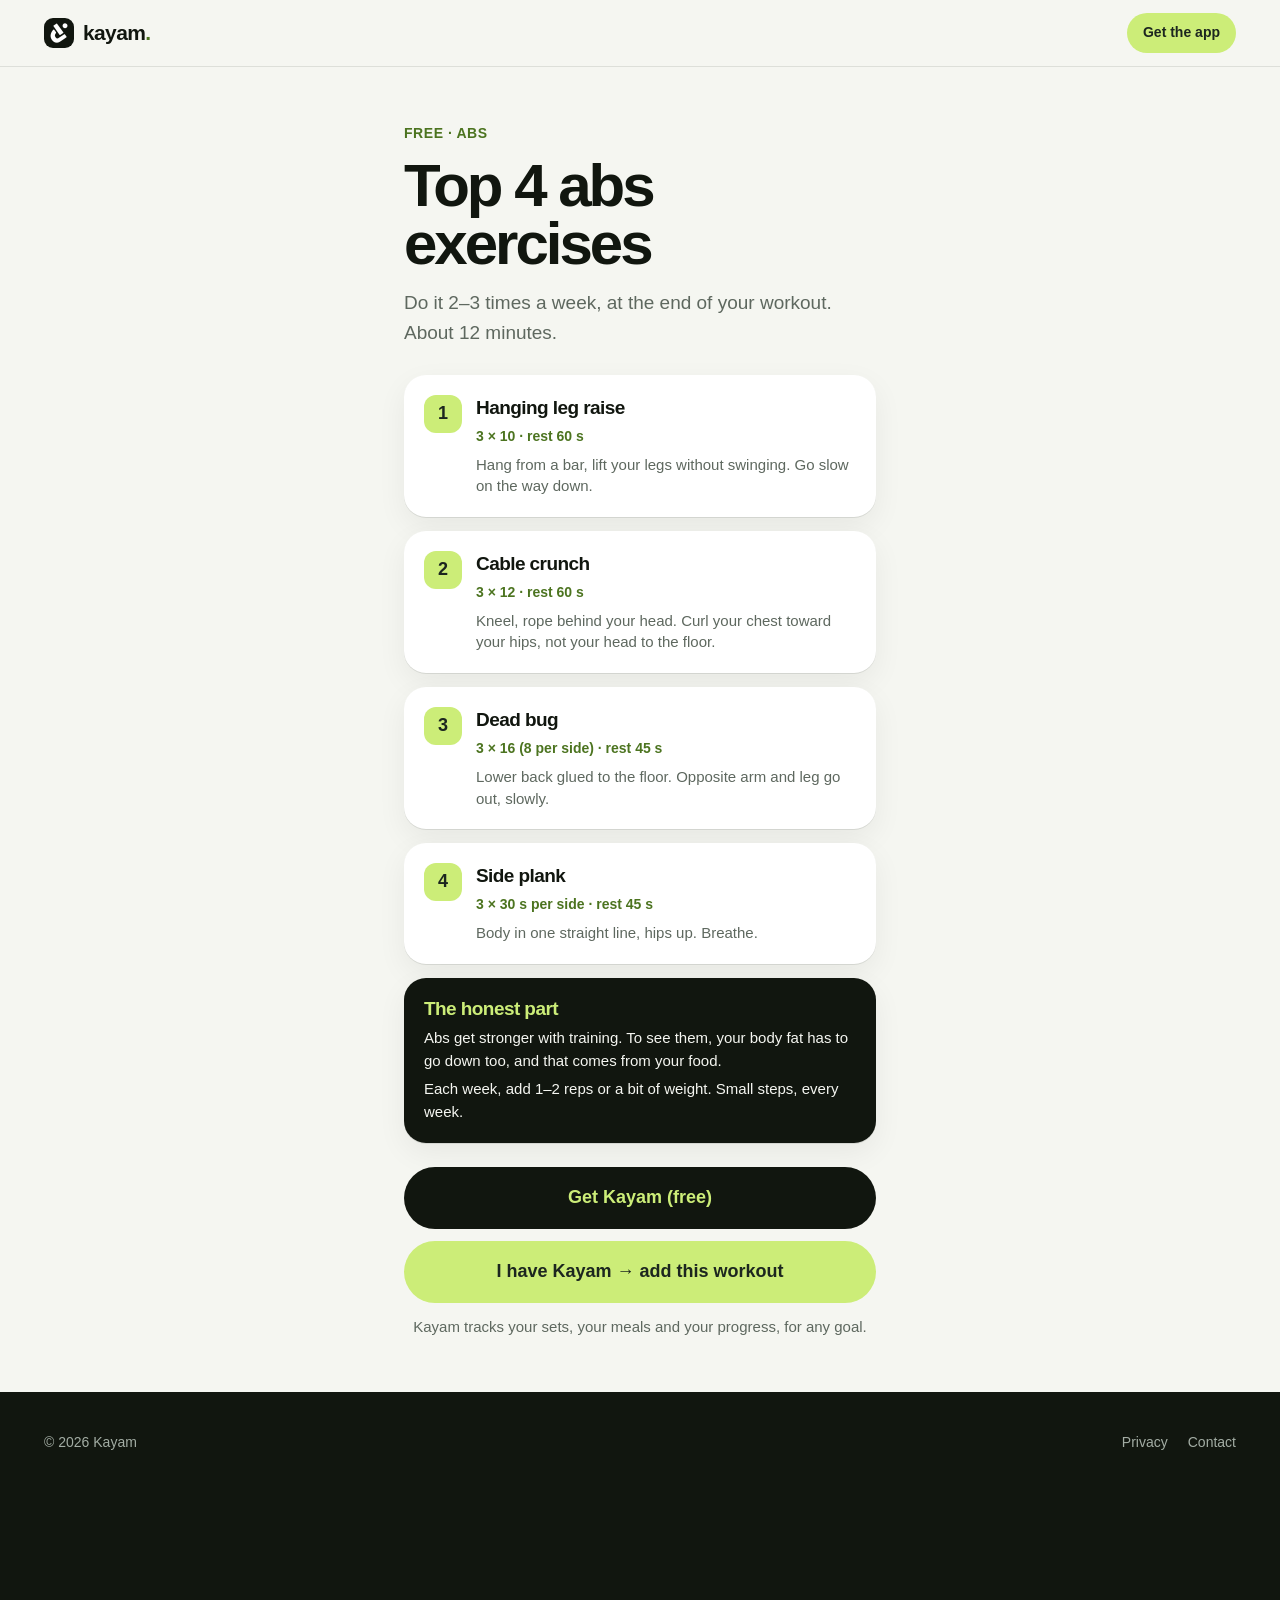
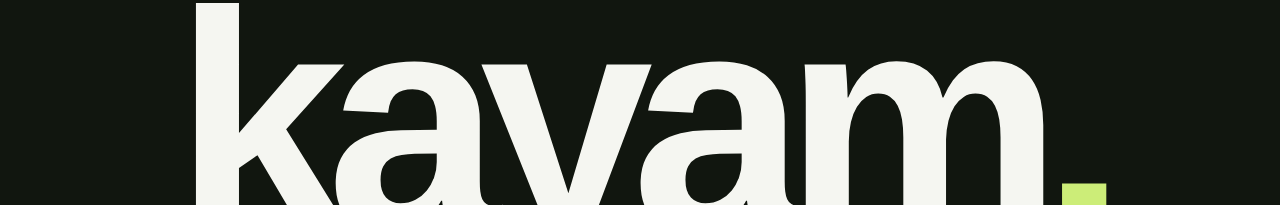
<file: abs.html>
<!doctype html>
<html lang="en">
<head>
<meta charset="utf-8">
<meta name="robots" content="noindex, nofollow">
<meta name="viewport" content="width=device-width, initial-scale=1">
<title>Kayam · Top 4 Abs</title>
<meta name="color-scheme" content="light">
<meta name="theme-color" content="#F5F6F1">
<link rel="icon" href="img/logo.png">
<link rel="stylesheet" href="site.css">
<style>
  .kicker { margin-bottom:6px; }
  .ex { display:flex; gap:14px; align-items:flex-start; }
  .num { flex:none; width:38px; height:38px; border-radius:12px; background:var(--lime); color:var(--ink);
         font-weight:900; font-size:18px; display:grid; place-items:center; }
  .ex h2 { margin:2px 0 4px; }
  .dose { display:inline-block; font-weight:800; font-size:14px; color:var(--green); margin-bottom:6px; }
  .cue { margin:0; color:var(--sage); font-size:15px; line-height:1.45; }
  .how { background:var(--dark); color:var(--cream); }
  .how h2 { color:var(--lime); }
  .how p { margin:6px 0 0; font-size:15px; line-height:1.5; }
  .btn.alt { background:var(--lime); color:var(--ink) !important; margin-top:10px; }
  main.narrow { padding-bottom:40px; }
</style>
</head>
<body>
<header class="topbar">
  <div class="wrap">
    <a class="brand" href="./"><img src="img/logo.png" alt=""><b>kayam<span>.</span></b></a>
    <a class="pill" id="topcta" href="https://apps.apple.com/app/id6819856907"></a>
  </div>
</header>
<main class="narrow">
  <p class="kicker" id="kicker"></p>
  <h1 id="title"></h1>
  <p class="sub" id="sub"></p>
  <div id="list"></div>
  <div class="card how">
    <h2 id="howT"></h2>
    <p id="how1"></p>
    <p id="how2"></p>
  </div>
  <a class="btn" id="get" href="https://apps.apple.com/app/id6819856907"></a>
  <a class="btn alt" id="open" href="kayam://routine#q1YqU7Iy1FEqUrKKrlbKU7JSCskvUDBRcEwqVtJRSgWLVgBFPRLz0jPz0hV8UtMVghIzi1OBssVg2QKgfoNaHQxGLNhQM7AIyATnxKScVAXnotK85AwUzUYwPUgMdM0uqYkpCk6l6SgazWDqkRgQjSamMI3BmSmpCgE5iXnZcK3FqclKVsZgo7Ew4QbEAiEA"></a>
  <p class="note" id="note"></p>
</main>
<footer>
  <div class="wrap row">
    <div>© <span id="year">2026</span> Kayam</div>
    <div class="links">
      <a href="privacy.html" id="flink1">Privacy</a>
      <a href="mailto:kayam.support@gmail.com">Contact</a>
    </div>
  </div>
  <div class="bigname" aria-hidden="true">kayam<span>.</span></div>
</footer>
<script>
document.getElementById("year").textContent = new Date().getFullYear();
const TXT = {
  en: {
    cta: "Get the app", kicker: "FREE · ABS", title: "Top 4 abs exercises",
    sub: "Do it 2–3 times a week, at the end of your workout. About 12 minutes.",
    ex: [
      ["Hanging leg raise", "3 × 10 · rest 60 s", "Hang from a bar, lift your legs without swinging. Go slow on the way down."],
      ["Cable crunch", "3 × 12 · rest 60 s", "Kneel, rope behind your head. Curl your chest toward your hips, not your head to the floor."],
      ["Dead bug", "3 × 16 (8 per side) · rest 45 s", "Lower back glued to the floor. Opposite arm and leg go out, slowly."],
      ["Side plank", "3 × 30 s per side · rest 45 s", "Body in one straight line, hips up. Breathe."]
    ],
    howT: "The honest part",
    how1: "Abs get stronger with training. To see them, your body fat has to go down too, and that comes from your food.",
    how2: "Each week, add 1–2 reps or a bit of weight. Small steps, every week.",
    get: "Get Kayam (free)", open: "I have Kayam → add this workout",
    note: "Kayam tracks your sets, your meals and your progress, for any goal."
  },
  fr: {
    cta: "L'app", kicker: "GRATUIT · ABDOS", title: "Le top 4 des exercices abdos",
    sub: "2 à 3 fois par semaine, à la fin de ta séance. Environ 12 minutes.",
    ex: [
      ["Relevés de jambes suspendu", "3 × 10 · repos 60 s", "Suspendu à une barre, monte les jambes sans te balancer. Redescends lentement."],
      ["Crunch à la poulie", "3 × 12 · repos 60 s", "À genoux, corde derrière la tête. Enroule la poitrine vers le bassin, ne tire pas avec les bras."],
      ["Dead bug", "3 × 16 (8 par côté) · repos 45 s", "Bas du dos collé au sol. Bras et jambe opposés s'éloignent, lentement."],
      ["Gainage latéral", "3 × 30 s par côté · repos 45 s", "Corps bien droit, hanches hautes. Respire."]
    ],
    howT: "La partie honnête",
    how1: "Les abdos se renforcent à l'entraînement. Pour les voir, il faut aussi baisser le gras, et ça se joue dans l'assiette.",
    how2: "Chaque semaine, ajoute 1 ou 2 répétitions ou un peu de charge. Petit à petit.",
    get: "Télécharger Kayam (gratuit)", open: "J'ai Kayam → ajouter cette séance",
    note: "Kayam suit tes séries, tes repas et tes progrès, quel que soit ton objectif."
  },
  he: {
    cta: "להורדה", kicker: "חינם · בטן", title: "4 התרגילים הכי טובים לבטן",
    sub: "2–3 פעמים בשבוע, בסוף האימון. בערך 12 דקות.",
    ex: [
      ["הרמות רגליים בתלייה", "3 × 10 · מנוחה 60 שנ׳", "תלוי על מתח, מרים רגליים בלי להתנדנד. יורד לאט."],
      ["כפיפות בטן בכבל", "3 × 12 · מנוחה 60 שנ׳", "על הברכיים, חבל מאחורי הראש. מגלגל את החזה לכיוון האגן, לא מושך עם הידיים."],
      ["דד באג", "3 × 16 (8 לכל צד) · מנוחה 45 שנ׳", "גב תחתון צמוד לרצפה. יד ורגל נגדיות יוצאות, לאט."],
      ["פלאנק צידי", "3 × 30 שנ׳ לכל צד · מנוחה 45 שנ׳", "גוף בקו ישר, אגן למעלה. לנשום."]
    ],
    howT: "החלק הכנה",
    how1: "הבטן מתחזקת באימון. כדי לראות אותה צריך גם להוריד שומן, וזה קורה בצלחת.",
    how2: "כל שבוע מוסיפים 1–2 חזרות או קצת משקל. צעד קטן כל שבוע.",
    get: "להוריד את Kayam (חינם)", open: "יש לי Kayam ← להוסיף את האימון",
    note: "Kayam עוקבת אחרי הסטים, הארוחות וההתקדמות שלך, לכל מטרה."
  }
};
const lang = (navigator.language || "en").slice(0, 2);
const T = TXT[lang] || TXT.en;
if (lang === "he") document.documentElement.dir = "rtl";
document.documentElement.lang = TXT[lang] ? lang : "en";
const $ = id => document.getElementById(id);
for (const k of ["kicker", "title", "sub", "howT", "how1", "how2", "get", "open", "note"]) $(k).textContent = T[k];
$("topcta").textContent = T.cta;
if (lang === "fr") $("flink1").textContent = "Confidentialité";
T.ex.forEach(([name, dose, cue], i) => {
  const card = document.createElement("div");
  card.className = "card ex";
  card.innerHTML = `<div class="num">${i + 1}</div><div><h2></h2><span class="dose"></span><p class="cue"></p></div>`;
  card.querySelector("h2").textContent = name;
  card.querySelector(".dose").textContent = dose;
  card.querySelector(".cue").textContent = cue;
  $("list").appendChild(card);
});
</script>
</body>
</html>
</file>
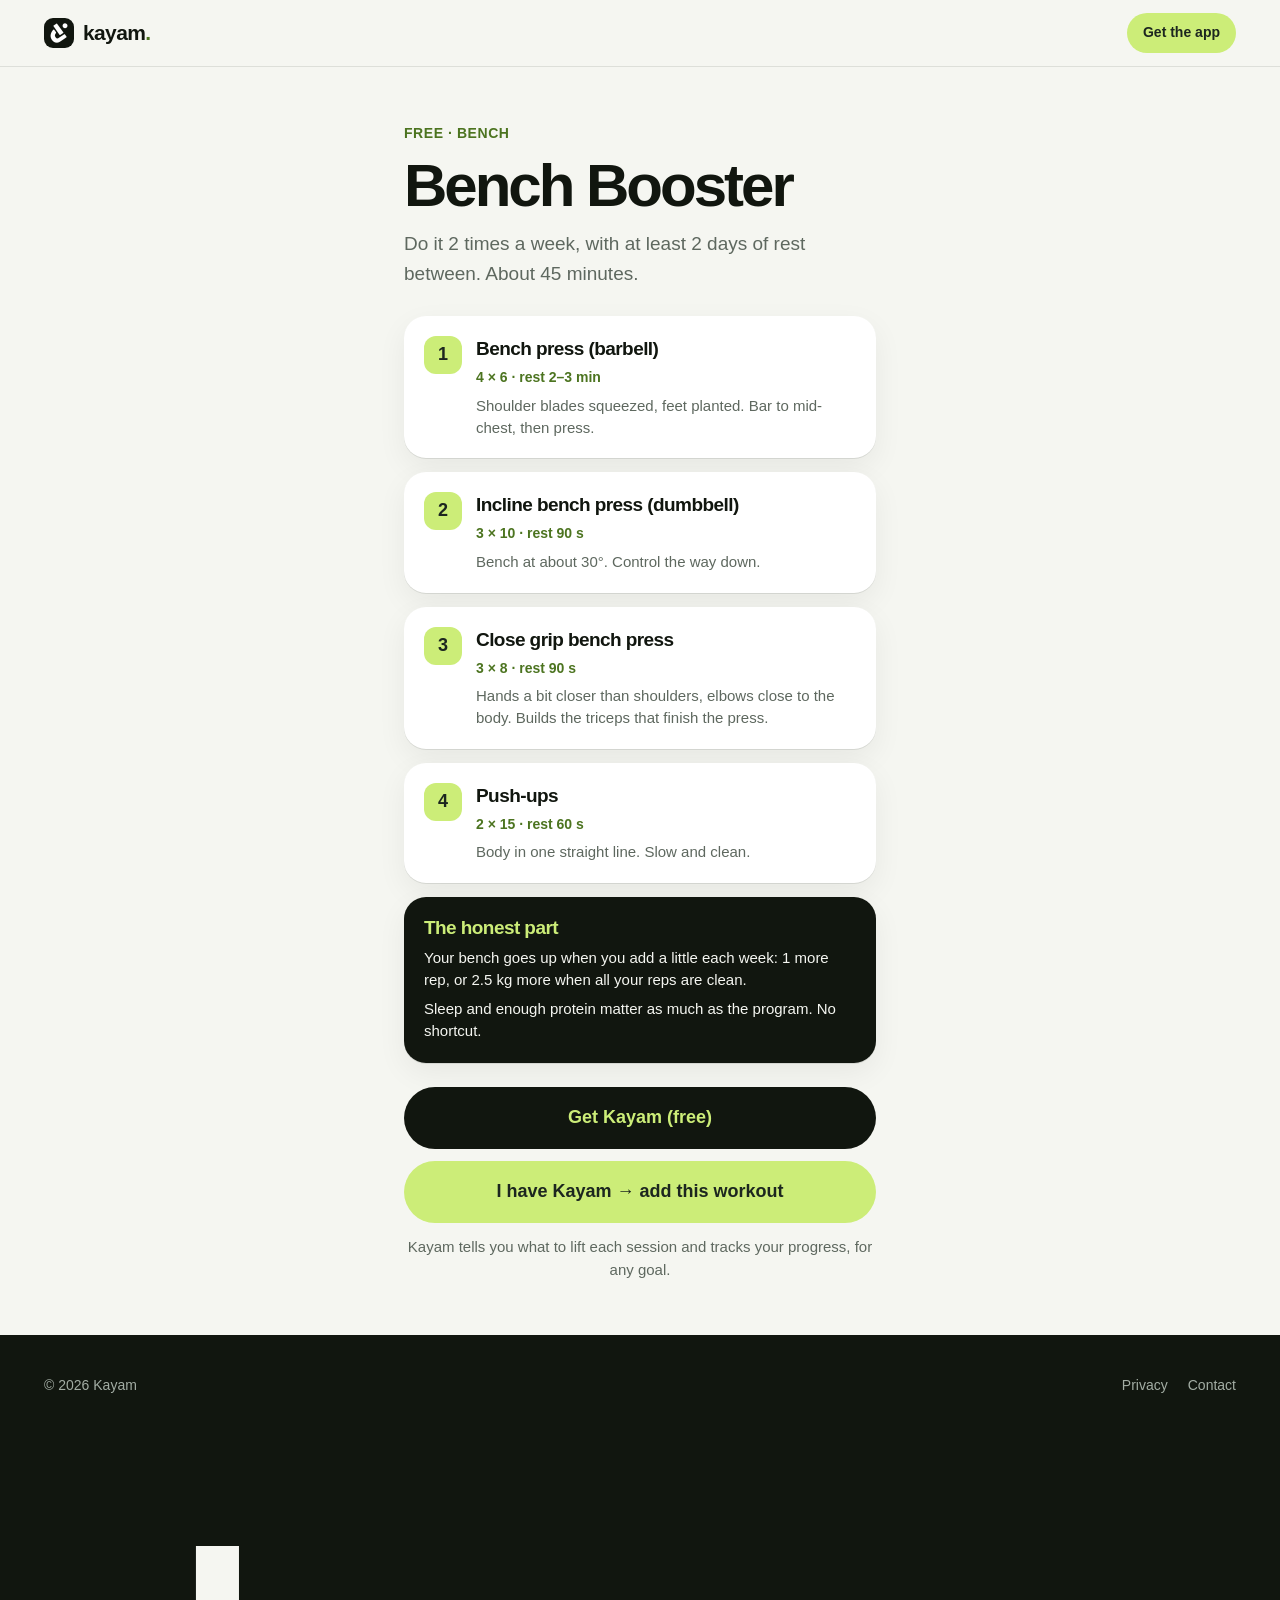
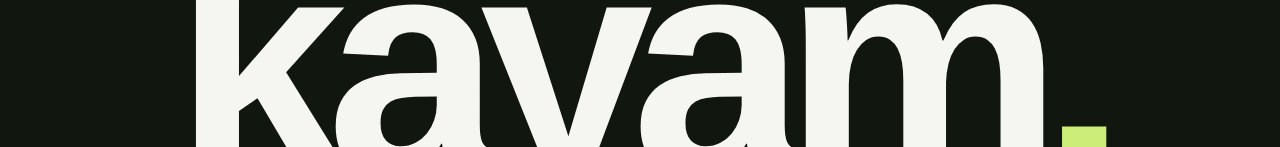
<file: bench-vki785.html>
<!doctype html>
<html lang="en">
<head>
<meta charset="utf-8">
<meta name="robots" content="noindex, nofollow">
<meta name="viewport" content="width=device-width, initial-scale=1">
<title>Kayam · Bench Booster</title>
<meta name="color-scheme" content="light">
<meta name="theme-color" content="#F5F6F1">
<link rel="icon" href="img/logo.png">
<link rel="stylesheet" href="site.css">
<style>
  .kicker { margin-bottom:6px; }
  .ex { display:flex; gap:14px; align-items:flex-start; }
  .num { flex:none; width:38px; height:38px; border-radius:12px; background:var(--lime); color:var(--ink);
         font-weight:900; font-size:18px; display:grid; place-items:center; }
  .ex h2 { margin:2px 0 4px; }
  .dose { display:inline-block; font-weight:800; font-size:14px; color:var(--green); margin-bottom:6px; }
  .cue { margin:0; color:var(--sage); font-size:15px; line-height:1.45; }
  .how { background:var(--dark); color:var(--cream); }
  .how h2 { color:var(--lime); }
  .how p { margin:6px 0 0; font-size:15px; line-height:1.5; }
  .btn.alt { background:var(--lime); color:var(--ink) !important; margin-top:10px; }
  main.narrow { padding-bottom:40px; }
</style>
</head>
<body>
<header class="topbar">
  <div class="wrap">
    <a class="brand" href="./"><img src="img/logo.png" alt=""><b>kayam<span>.</span></b></a>
    <a class="pill" id="topcta" href="https://apps.apple.com/app/id6819856907"></a>
  </div>
</header>
<main class="narrow">
  <p class="kicker" id="kicker"></p>
  <h1 id="title"></h1>
  <p class="sub" id="sub"></p>
  <div id="list"></div>
  <div class="card how">
    <h2 id="howT"></h2>
    <p id="how1"></p>
    <p id="how2"></p>
  </div>
  <a class="btn" id="get" href="https://apps.apple.com/app/id6819856907"></a>
  <a class="btn alt" id="open" href="kayam://routine#q1YqU7Iy1FEqUrKKrlbKU7JSckrNS85QcMrPLy5JLVLSUUoFy1TAZQKKUouLFTScEouSUnNyNIEqisEqCpSszGp1cNCxYBsMTQ1AIiCzPPOSczLzUhVQzHQpzU3CMNTQAGoKMgNiniXcOOec_OJUBfeizAJkE5GNsYBqRtDoZgSUFmcohBag2G0Ks9IUqtwMaDcQAgA"></a>
  <p class="note" id="note"></p>
</main>
<footer>
  <div class="wrap row">
    <div>© <span id="year">2026</span> Kayam</div>
    <div class="links">
      <a href="privacy.html" id="flink1">Privacy</a>
      <a href="mailto:kayam.support@gmail.com">Contact</a>
    </div>
  </div>
  <div class="bigname" aria-hidden="true">kayam<span>.</span></div>
</footer>
<script>
document.getElementById("year").textContent = new Date().getFullYear();
const TXT = {
  en: {
    cta: "Get the app", kicker: "FREE · BENCH", title: "Bench Booster",
    sub: "Do it 2 times a week, with at least 2 days of rest between. About 45 minutes.",
    ex: [
      ["Bench press (barbell)", "4 × 6 · rest 2–3 min", "Shoulder blades squeezed, feet planted. Bar to mid-chest, then press."],
      ["Incline bench press (dumbbell)", "3 × 10 · rest 90 s", "Bench at about 30°. Control the way down."],
      ["Close grip bench press", "3 × 8 · rest 90 s", "Hands a bit closer than shoulders, elbows close to the body. Builds the triceps that finish the press."],
      ["Push-ups", "2 × 15 · rest 60 s", "Body in one straight line. Slow and clean."]
    ],
    howT: "The honest part",
    how1: "Your bench goes up when you add a little each week: 1 more rep, or 2.5 kg more when all your reps are clean.",
    how2: "Sleep and enough protein matter as much as the program. No shortcut.",
    get: "Get Kayam (free)", open: "I have Kayam → add this workout",
    note: "Kayam tells you what to lift each session and tracks your progress, for any goal."
  },
  fr: {
    cta: "L'app", kicker: "GRATUIT · DÉVELOPPÉ COUCHÉ", title: "Bench Booster",
    sub: "2 fois par semaine, avec au moins 2 jours de repos entre les deux. Environ 45 minutes.",
    ex: [
      ["Développé couché (barre)", "4 × 6 · repos 2–3 min", "Omoplates serrées, pieds bien posés. La barre descend au milieu de la poitrine, puis tu pousses."],
      ["Développé incliné (haltères)", "3 × 10 · repos 90 s", "Banc à environ 30°. Contrôle la descente."],
      ["Développé couché prise serrée", "3 × 8 · repos 90 s", "Mains un peu plus serrées que les épaules, coudes près du corps. Renforce les triceps."],
      ["Pompes", "2 × 15 · repos 60 s", "Corps bien droit. Lent et propre."]
    ],
    howT: "La partie honnête",
    how1: "Ton développé couché monte si tu ajoutes un peu chaque semaine : 1 répétition de plus, ou 2,5 kg quand toutes tes répétitions sont propres.",
    how2: "Le sommeil et assez de protéines comptent autant que le programme. Pas de raccourci.",
    get: "Télécharger Kayam (gratuit)", open: "J'ai Kayam → ajouter cette séance",
    note: "Kayam te dit quoi soulever à chaque séance et suit tes progrès, quel que soit ton objectif."
  },
  he: {
    cta: "להורדה", kicker: "חינם · בנץ׳", title: "Bench Booster",
    sub: "פעמיים בשבוע, עם לפחות יומיים מנוחה באמצע. בערך 45 דקות.",
    ex: [
      ["לחיצת חזה במוט", "4 × 6 · מנוחה 2–3 דק׳", "שכמות צמודות, רגליים נטועות ברצפה. המוט יורד לאמצע החזה ודוחפים."],
      ["לחיצת חזה בשיפוע עם משקולות", "3 × 10 · מנוחה 90 שנ׳", "ספסל בערך על 30°. שולטים בירידה."],
      ["לחיצת חזה אחיזה צרה", "3 × 8 · מנוחה 90 שנ׳", "ידיים קצת יותר צר מהכתפיים, מרפקים צמודים. בונה את הטרייספס."],
      ["שכיבות סמיכה", "2 × 15 · מנוחה 60 שנ׳", "גוף בקו ישר. לאט ונקי."]
    ],
    howT: "החלק הכנה",
    how1: "הבנץ׳ עולה כשמוסיפים קצת כל שבוע: עוד חזרה, או 2.5 ק״ג כשכל החזרות נקיות.",
    how2: "שינה וחלבון חשובים בדיוק כמו התוכנית. אין קיצורי דרך.",
    get: "להוריד את Kayam (חינם)", open: "יש לי Kayam ← להוסיף את האימון",
    note: "Kayam אומרת לך כמה להרים בכל אימון ועוקבת אחרי ההתקדמות, לכל מטרה."
  }
};
const lang = (navigator.language || "en").slice(0, 2);
const T = TXT[lang] || TXT.en;
if (lang === "he") document.documentElement.dir = "rtl";
document.documentElement.lang = TXT[lang] ? lang : "en";
const $ = id => document.getElementById(id);
for (const k of ["kicker", "title", "sub", "howT", "how1", "how2", "get", "open", "note"]) $(k).textContent = T[k];
$("topcta").textContent = T.cta;
if (lang === "fr") $("flink1").textContent = "Confidentialité";
T.ex.forEach(([name, dose, cue], i) => {
  const card = document.createElement("div");
  card.className = "card ex";
  card.innerHTML = `<div class="num">${i + 1}</div><div><h2></h2><span class="dose"></span><p class="cue"></p></div>`;
  card.querySelector("h2").textContent = name;
  card.querySelector(".dose").textContent = dose;
  card.querySelector(".cue").textContent = cue;
  $("list").appendChild(card);
});
</script>
</body>
</html>
</file>
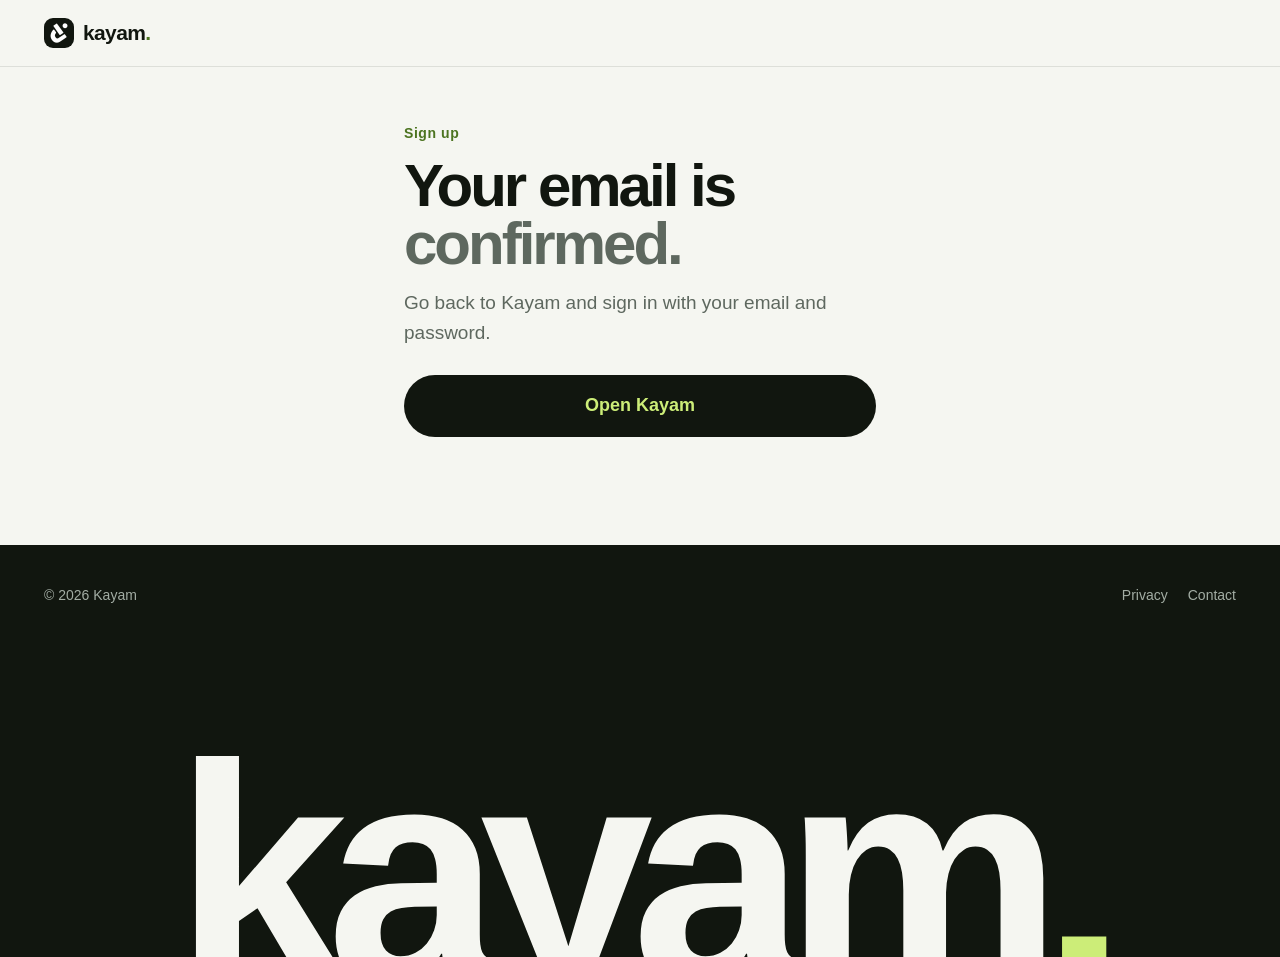
<file: confirme.html>
<!doctype html>
<html lang="fr">
<head>
<meta charset="utf-8">
<meta name="viewport" content="width=device-width, initial-scale=1">
<title>Kayam · E-mail confirmé</title>
<meta name="robots" content="noindex">
<meta name="color-scheme" content="light">
<meta name="theme-color" content="#F5F6F1">
<link rel="icon" href="/img/logo.png">
<link rel="stylesheet" href="/site.css">
</head>
<body>
<header class="topbar">
  <div class="wrap">
    <a class="brand" href="/"><img src="/img/logo.png" alt=""><b>kayam<span>.</span></b></a>
  </div>
</header>
<!-- Le lien de confirmation de l'e-mail (inscription dans l'app) arrive ici.
     Supabase ajoute ?error=... ou #error=... quand le lien a expiré ou a déjà servi. -->
<main class="narrow">
  <p class="kicker" id="k">Inscription</p>
  <h1 id="t">Ton e-mail est <span class="s">confirmé.</span></h1>
  <p class="sub" id="s">Retourne dans Kayam et connecte-toi avec ton e-mail et ton mot de passe.</p>
  <a class="btn" href="kayam://" id="b">Ouvrir Kayam</a>
</main>
<footer>
  <div class="wrap row">
    <div>© <span id="year">2026</span> Kayam</div>
    <div class="links">
      <a href="/privacy.html" id="flink1">Confidentialité</a>
      <a href="mailto:kayam.support@gmail.com">Contact</a>
    </div>
  </div>
  <div class="bigname" aria-hidden="true">kayam<span>.</span></div>
</footer>
<script>
document.getElementById("year").textContent = new Date().getFullYear();
const fr = (navigator.language || "fr").slice(0, 2) === "fr";
const params = new URLSearchParams(location.search + "&" + location.hash.slice(1));
const failed = params.has("error") || params.has("error_code");
const $ = id => document.getElementById(id);
// Le lien contient un code de connexion : on le passe à l'app (kayam://auth-callback), qui connecte directement.
// Il ne marche que dans l'app qui a créé le compte (sur cet iPhone).
const code = params.get("code");
const onPhone = /iPhone|iPad|iPod/.test(navigator.userAgent);
if (code && !failed) {
  const appURL = "kayam://auth-callback?code=" + encodeURIComponent(code);
  $("b").href = appURL;
  if (onPhone) setTimeout(() => { location.href = appURL; }, 400);
  else $("s").textContent = fr
    ? "Ouvre Kayam sur ton iPhone et connecte-toi avec ton e-mail et ton mot de passe."
    : "Open Kayam on your iPhone and sign in with your email and password.";
}
if (failed) {
  $("t").innerHTML = fr ? 'Ce lien a <span class="s">expiré.</span>' : 'This link has <span class="s">expired.</span>';
  $("s").textContent = fr
    ? "Il a peut-être déjà servi : essaie d'abord de te connecter dans Kayam. Sinon, touche « Renvoyer l'e-mail » dans l'app pour recevoir un nouveau lien."
    : "It may have been used already: first try signing in to Kayam. Otherwise, tap \"Send the email again\" in the app to get a new link.";
}
if (!fr) {
  document.documentElement.lang = "en";
  $("k").textContent = "Sign up";
  if (!failed) {
    $("t").innerHTML = 'Your email is <span class="s">confirmed.</span>';
    $("s").textContent = "Go back to Kayam and sign in with your email and password.";
  }
  $("b").textContent = "Open Kayam";
  $("flink1").textContent = "Privacy";
}
// Le code de connexion ne doit pas rester dans l'adresse (ni dans l'historique)
if (location.hash || code) history.replaceState(null, "", location.pathname + (failed ? "?error=1" : ""));
</script>
</body>
</html>
</file>
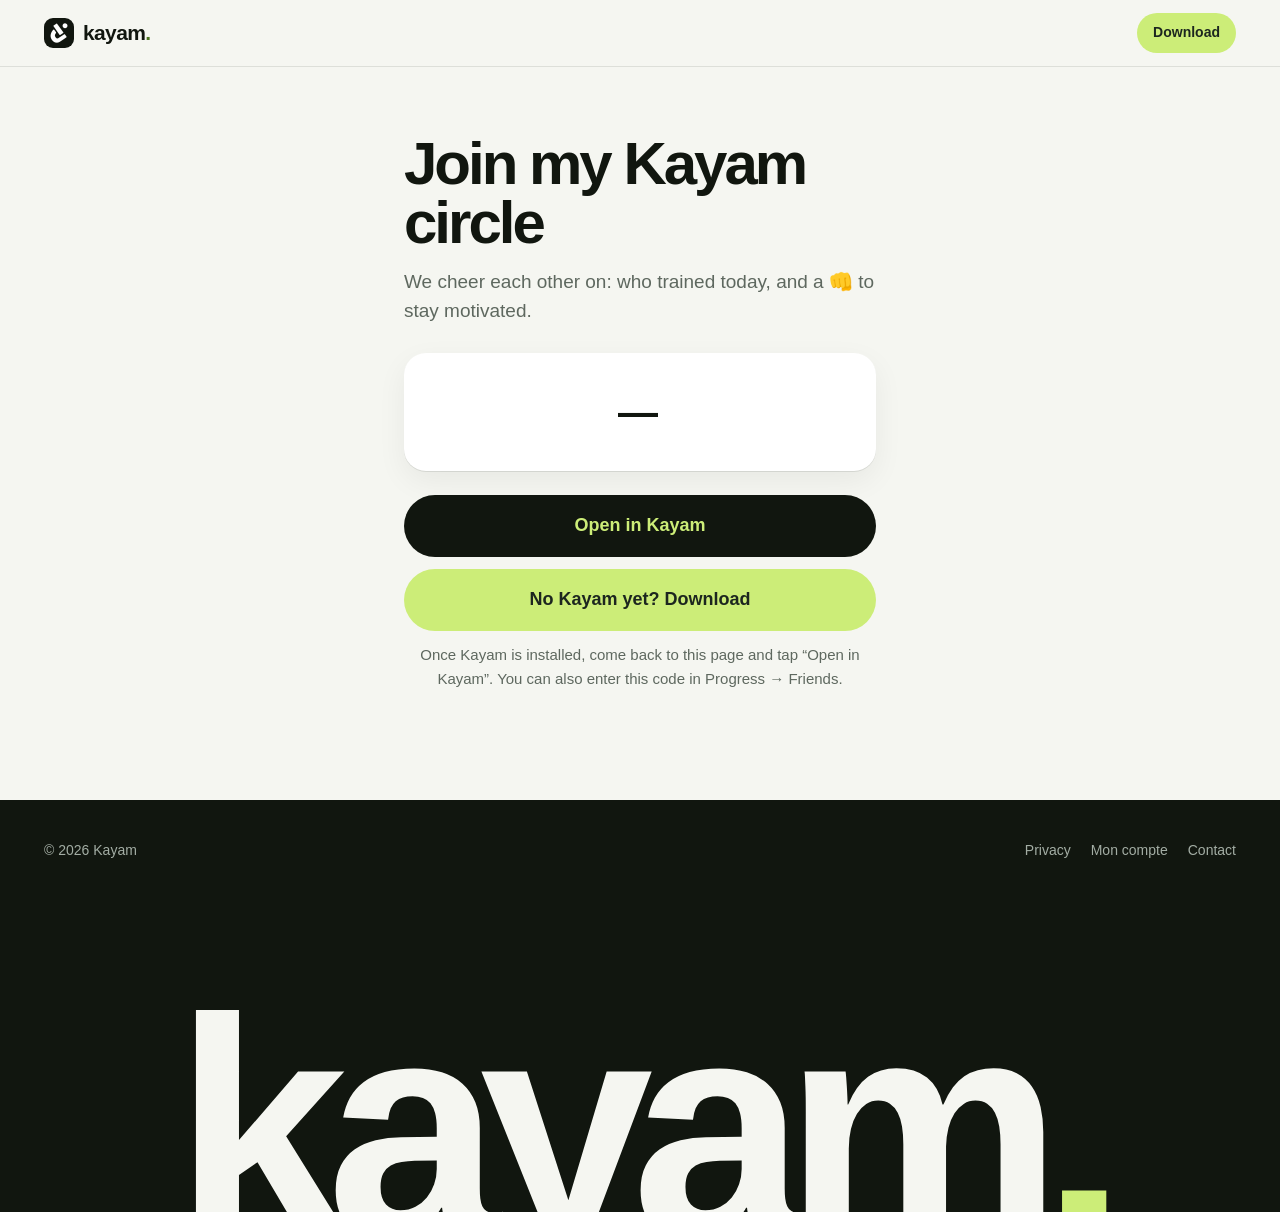
<file: i.html>
<!doctype html>
<html lang="fr">
<head>
<meta charset="utf-8">
<meta name="viewport" content="width=device-width, initial-scale=1">
<meta name="robots" content="noindex">
<title>Kayam · Invitation</title>
<meta name="color-scheme" content="light">
<meta name="theme-color" content="#F5F6F1">
<link rel="icon" href="img/logo.png">
<link rel="stylesheet" href="site.css">
<style>.btn.store{background:var(--lime);color:var(--ink) !important;margin-top:12px}</style>
</head>
<body>
<header class="topbar">
  <div class="wrap">
    <a class="brand" href="./"><img src="img/logo.png" alt=""><b>kayam<span>.</span></b></a>
    <a class="pill" href="https://apps.apple.com/app/id6819856907" id="topcta">Télécharger</a>
  </div>
</header>
<main class="narrow">
  <h1 id="title"></h1>
  <p class="sub" id="sub"></p>
  <div class="card"><div class="code" id="code"></div></div>
  <a class="btn" id="open" href="#"></a>
  <a class="btn store" id="store" href="https://apps.apple.com/app/id6819856907"></a>
  <p class="note" id="note"></p>
</main>
<footer>
  <div class="wrap row">
    <div>© <span id="year">2026</span> Kayam</div>
    <div class="links">
      <a href="privacy.html" id="flink1">Confidentialité</a>
      <a href="compte.html">Mon compte</a>
      <a href="mailto:kayam.support@gmail.com" id="flink2">Contact</a>
    </div>
  </div>
  <div class="bigname" aria-hidden="true">kayam<span>.</span></div>
</footer>
<script>
document.getElementById("year").textContent = new Date().getFullYear();
const topLang = (navigator.language || "en").slice(0, 2);
document.getElementById("topcta").textContent = topLang === "fr" ? "Télécharger" : topLang === "he" ? "הורדה" : "Download";
if (topLang !== "fr") document.getElementById("flink1").textContent = "Privacy";
</script>
<script>
const lang = (navigator.language || "en").slice(0, 2);
const T = {
  fr: { title: "Rejoins mon cercle Kayam", sub: "On s'encourage entre amis : qui s'est entraîné aujourd'hui, et un 👊 pour se motiver.", open: "Ouvrir dans Kayam", note: "Une fois Kayam installé, reviens sur cette page et touche « Ouvrir dans Kayam ». Tu peux aussi taper ce code dans Progrès → Amis.", store: "Pas encore Kayam ? Télécharger" },
  he: { title: "הצטרף למעגל ה־Kayam שלי", sub: "מעודדים אחד את השני: מי התאמן היום, ו־👊 למוטיבציה.", open: "פתח ב־Kayam", note: "אחרי שהורדת, תחזור לכאן ותלחץ על ״פתח ב־Kayam״. אפשר גם להקליד את הקוד ב: התקדמות ← חברים.", store: "אין לך Kayam? להורדה" },
  en: { title: "Join my Kayam circle", sub: "We cheer each other on: who trained today, and a 👊 to stay motivated.", open: "Open in Kayam", note: "Once Kayam is installed, come back to this page and tap “Open in Kayam”. You can also enter this code in Progress → Friends.", store: "No Kayam yet? Download" }
}[lang] || null;
const t = T || { title: "Join my Kayam circle", sub: "We cheer each other on: who trained today, and a 👊 to stay motivated.", open: "Open in Kayam", note: "Once Kayam is installed, come back to this page and tap “Open in Kayam”. You can also enter this code in Progress → Friends.", store: "No Kayam yet? Download" };
if (lang === "he") document.documentElement.dir = "rtl";
const code = location.hash.slice(1).toUpperCase().replace(/[^A-Z0-9]/g, "").slice(0, 16);
const $ = id => document.getElementById(id);
$("title").textContent = t.title;
$("sub").textContent = t.sub;
$("code").textContent = code || "—";
$("open").textContent = t.open;
$("open").href = "kayam://invite/" + code;
$("note").textContent = t.note;
$("store").textContent = t.store;
</script>
</body>
</html>
</file>
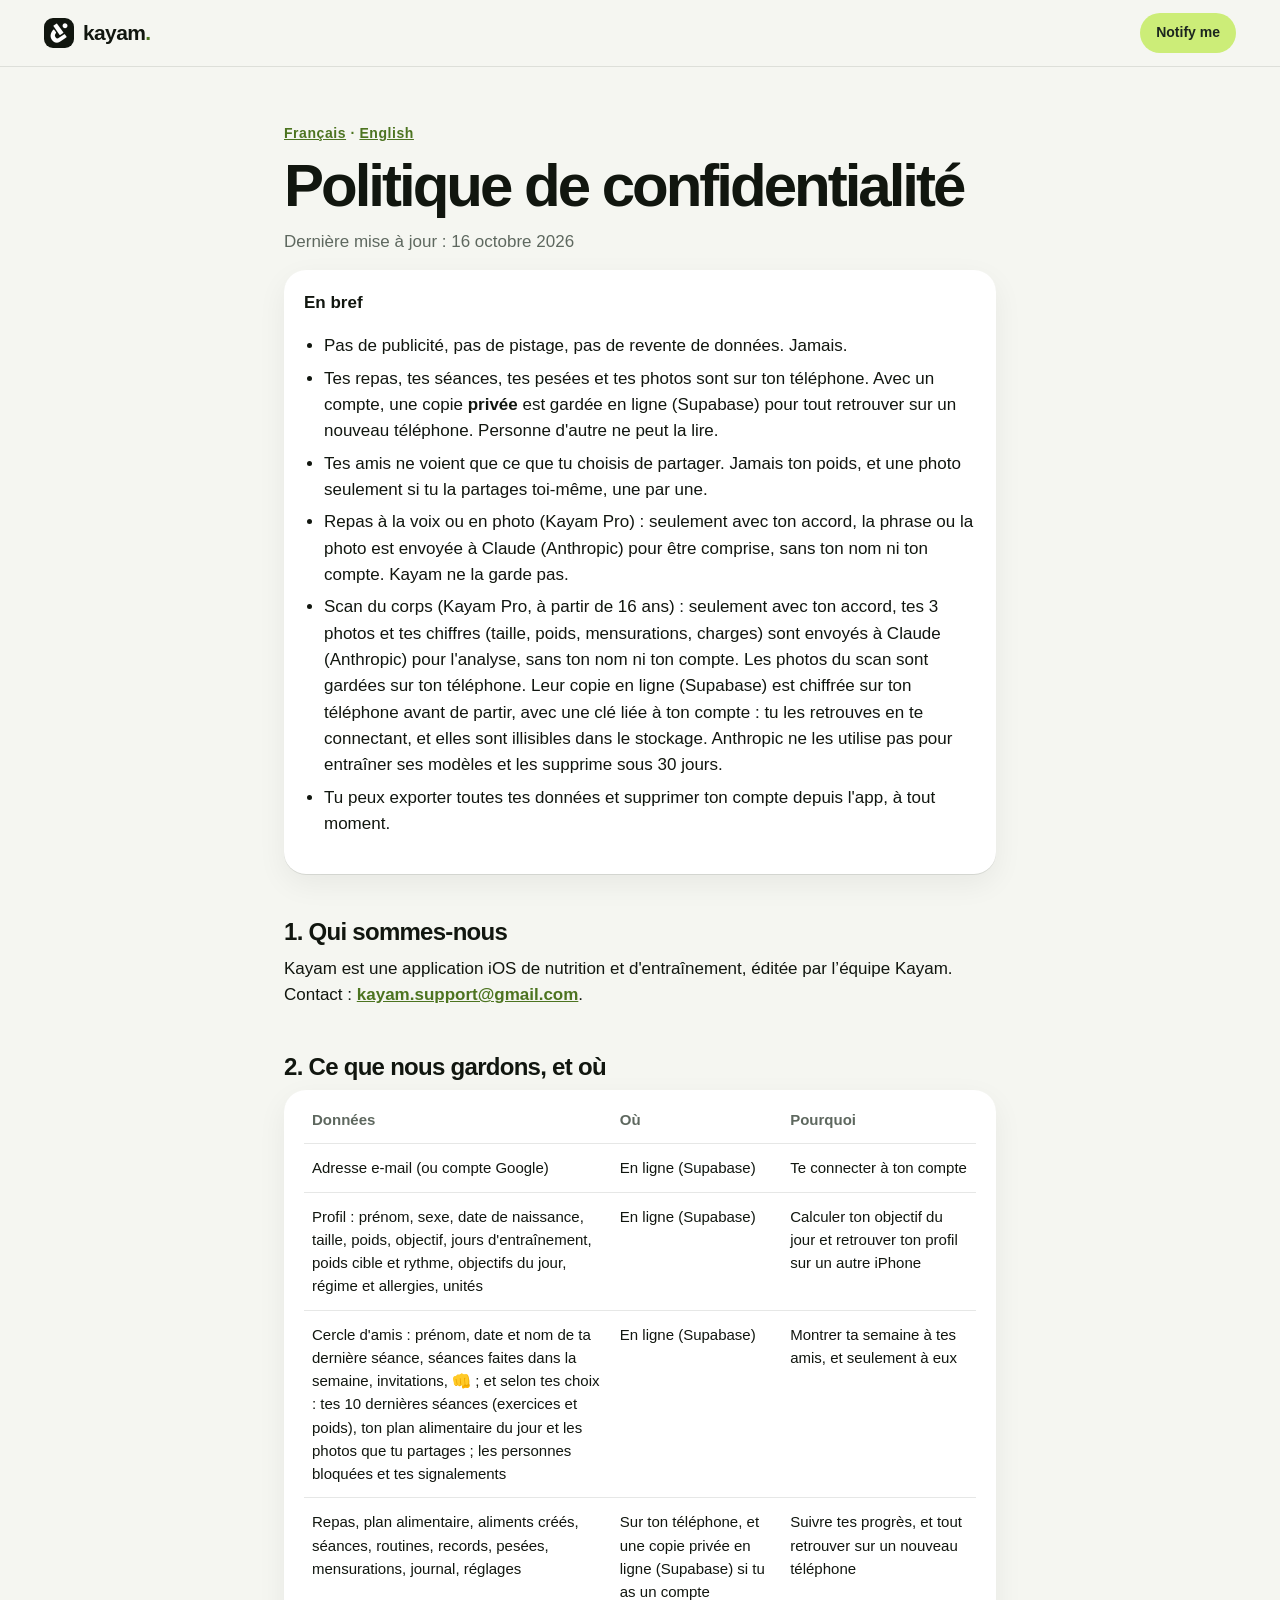
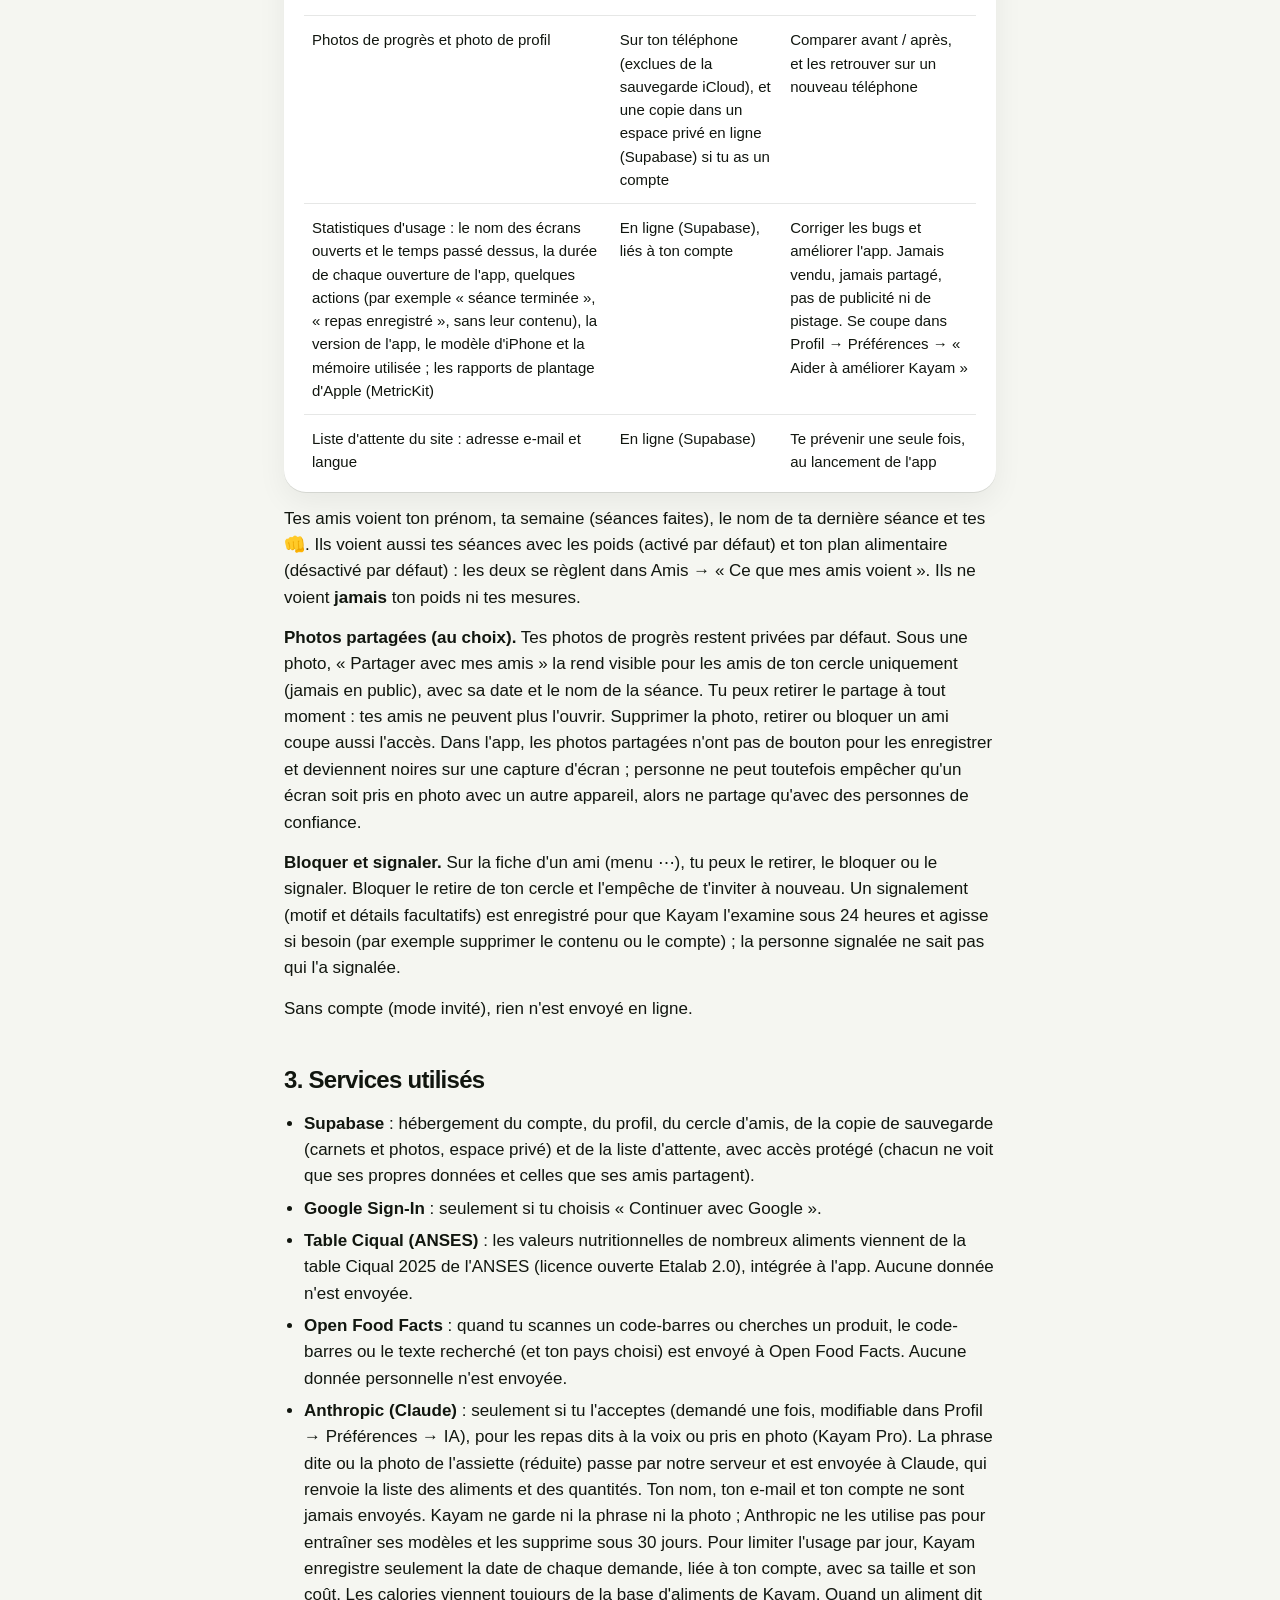
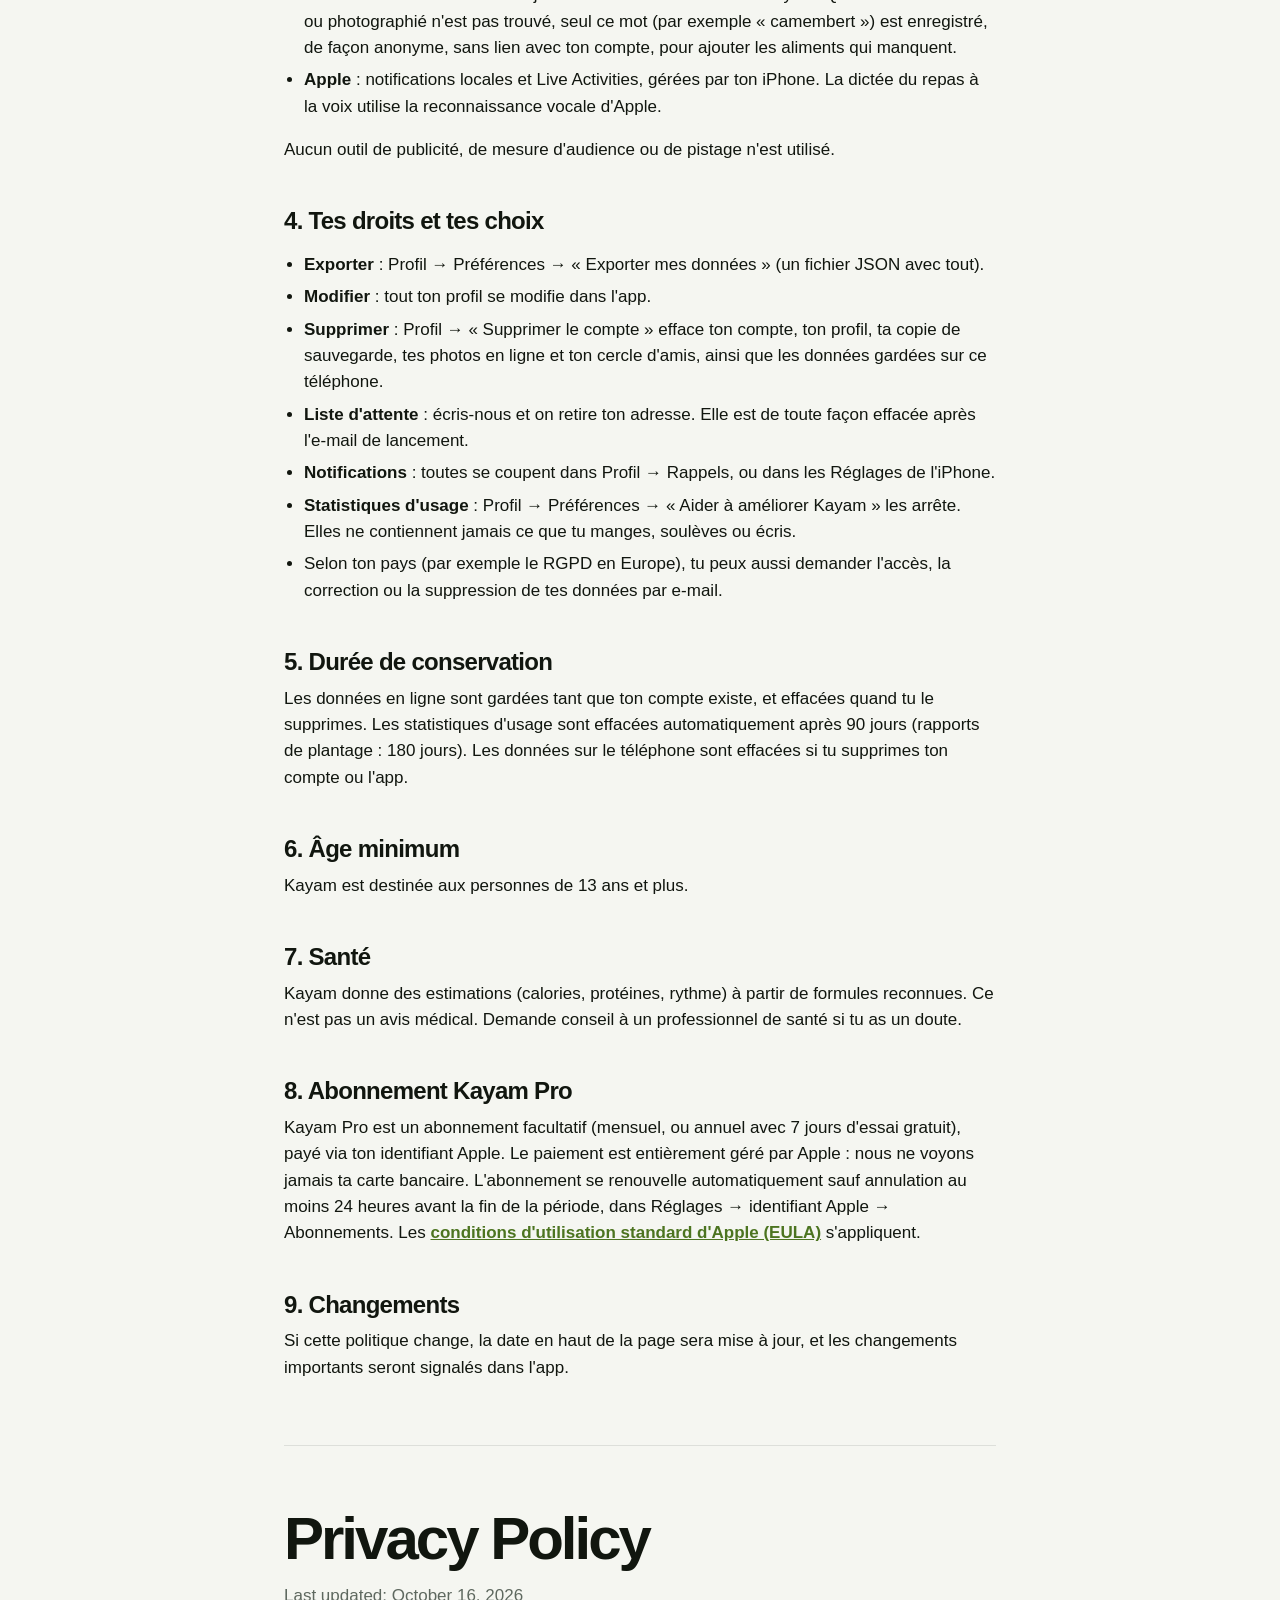
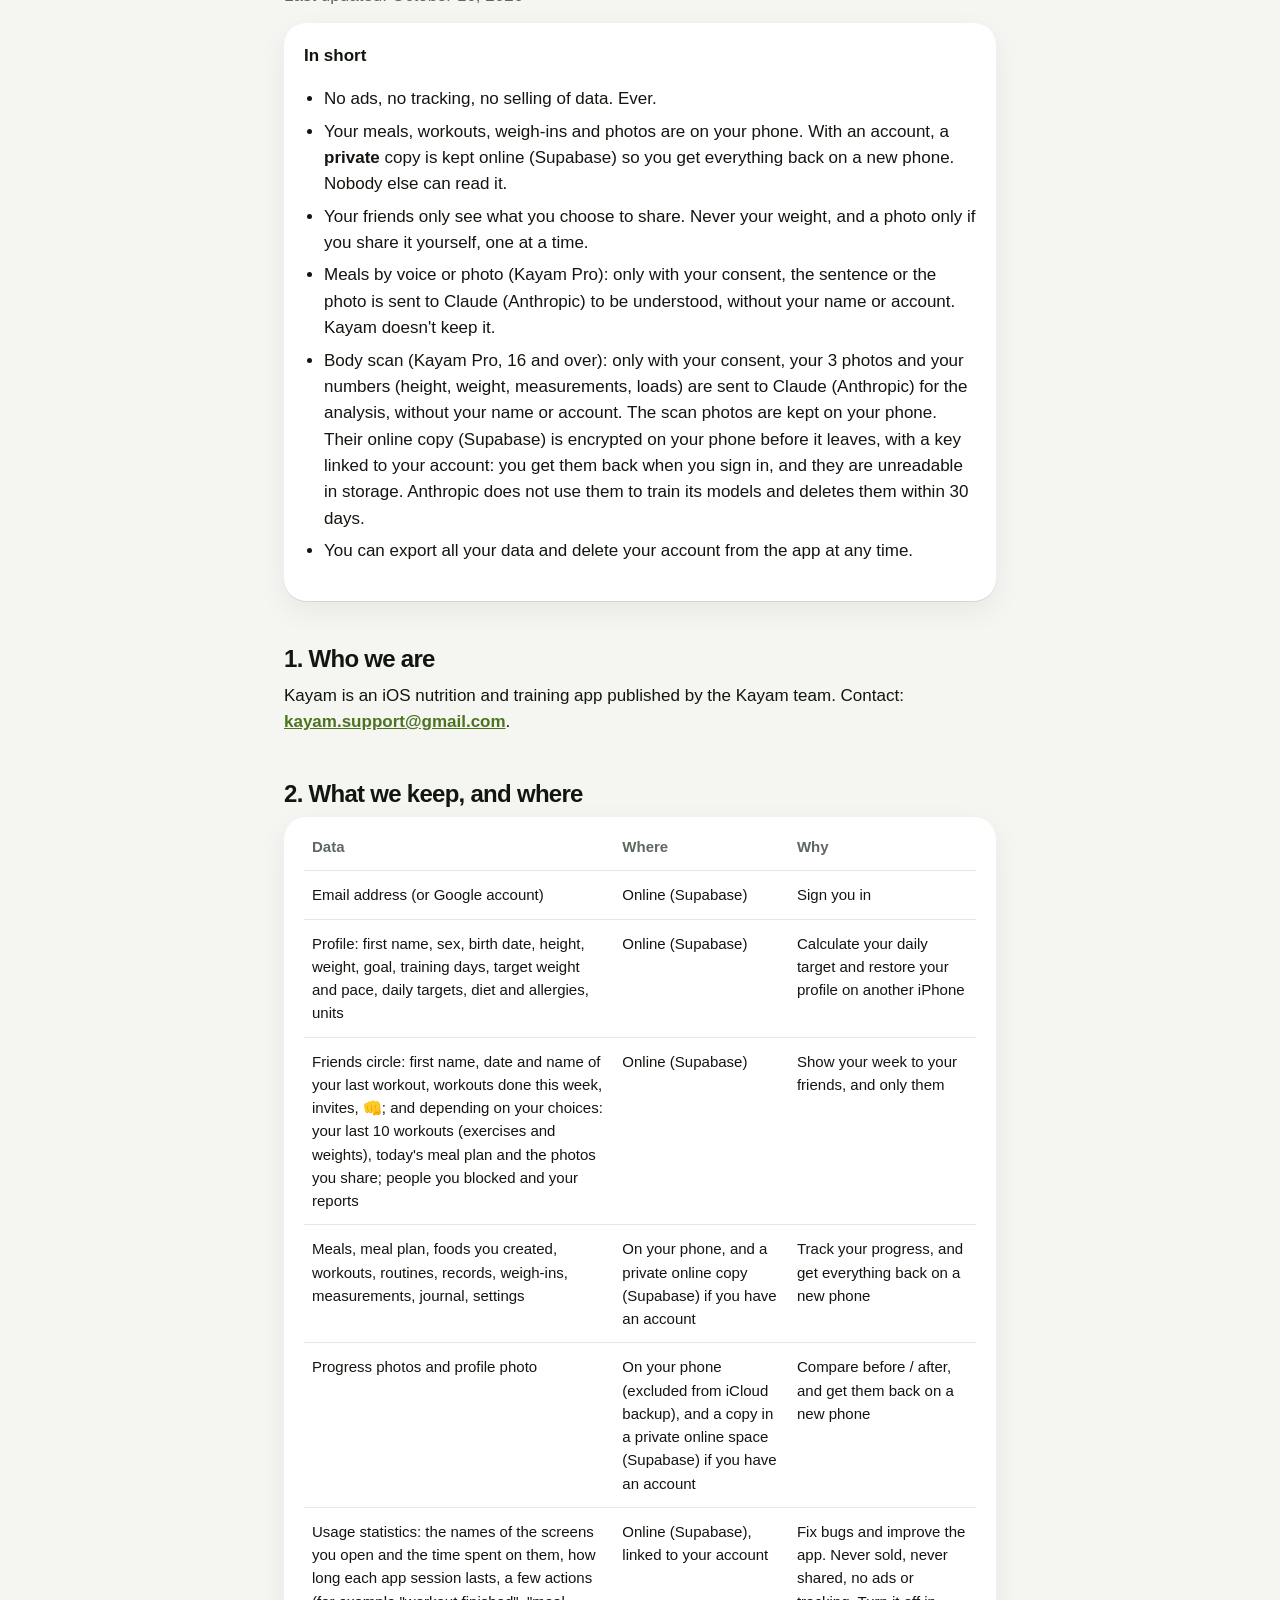
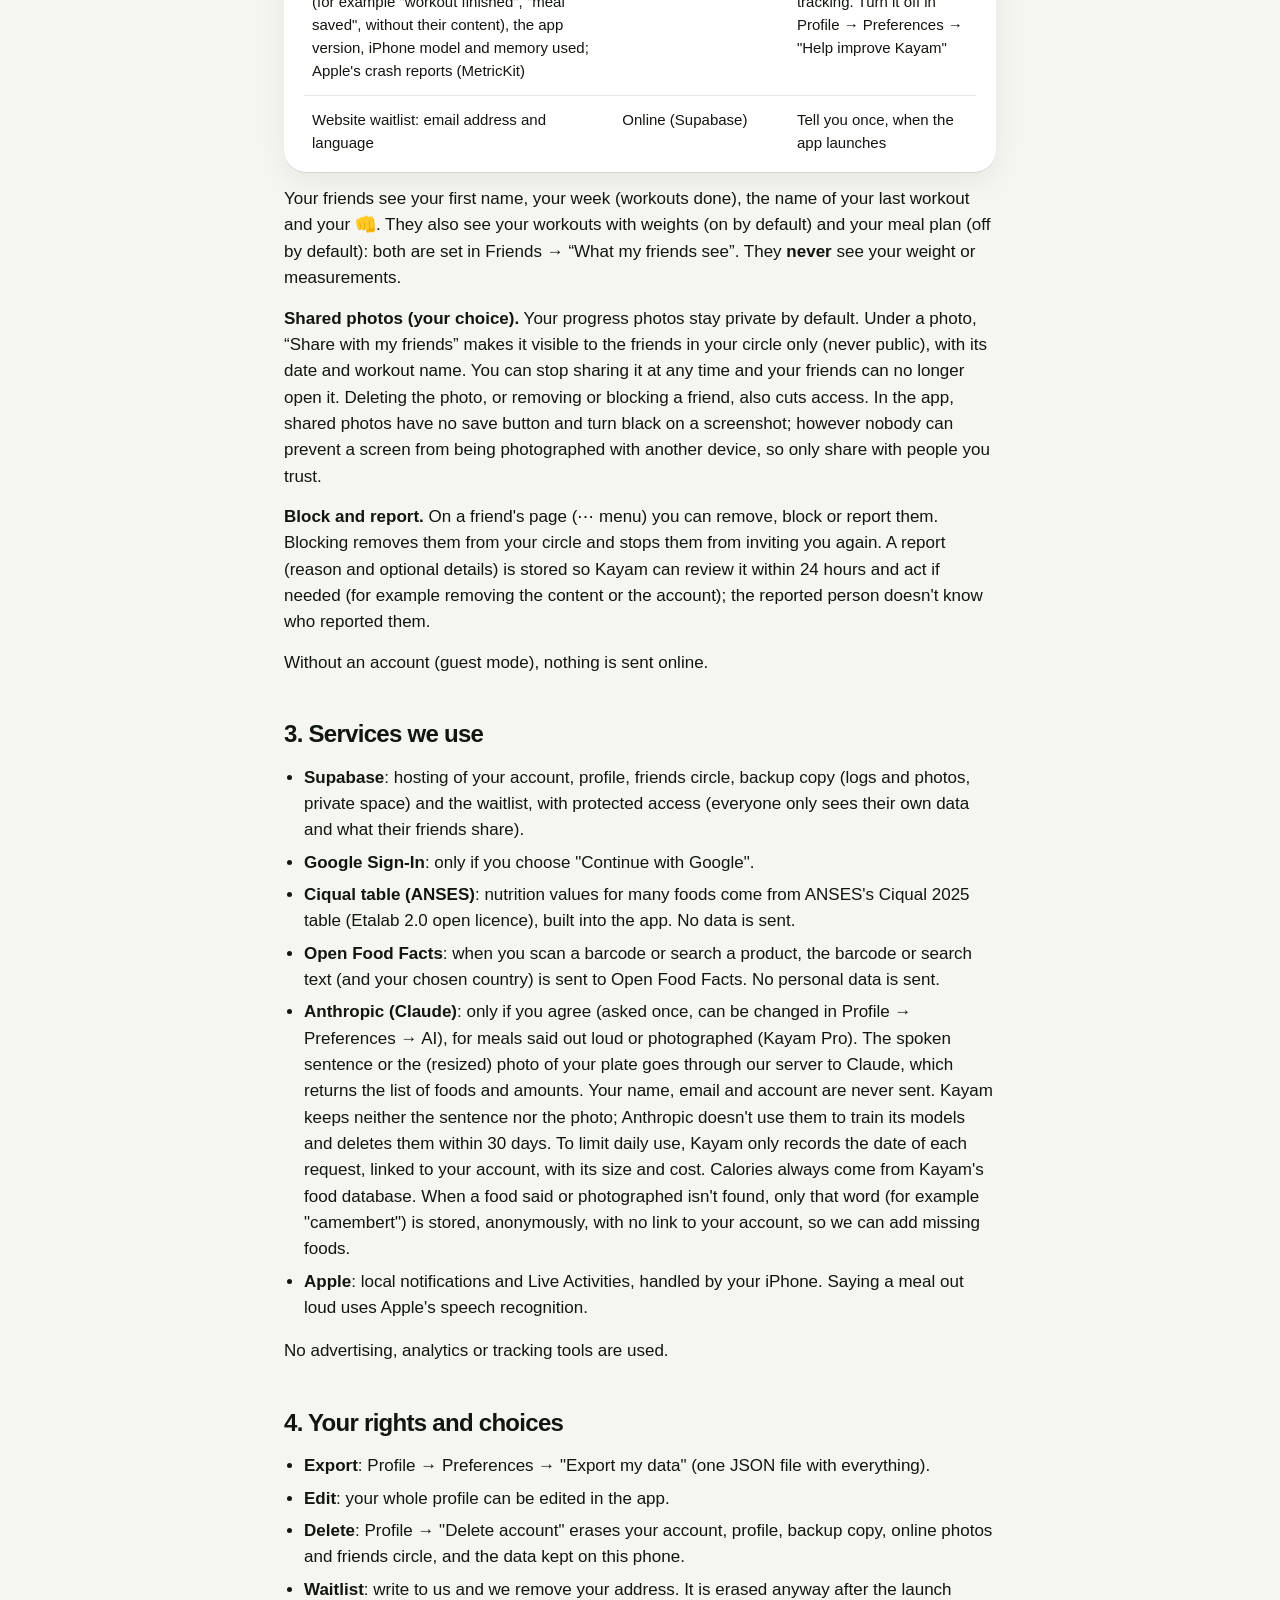
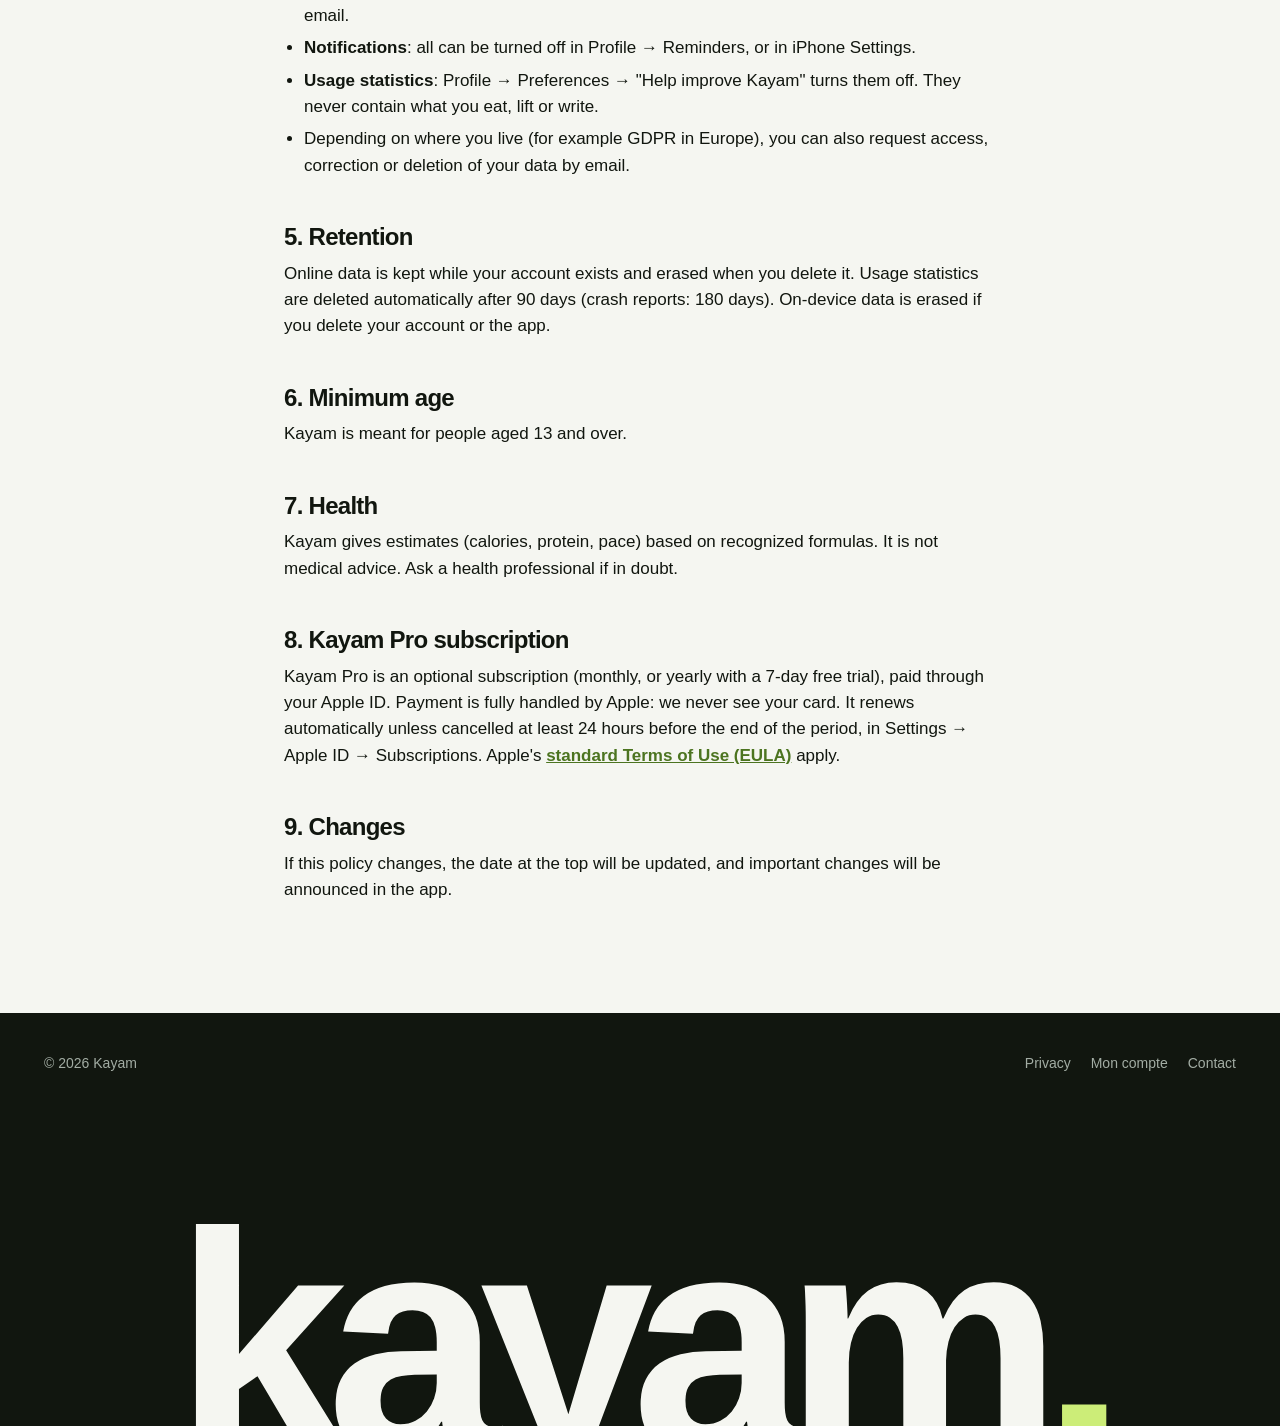
<file: privacy.html>
<!doctype html>
<html lang="fr">
<head>
<meta charset="utf-8">
<meta name="viewport" content="width=device-width, initial-scale=1">
<title>Kayam · Confidentialité</title>
<meta name="description" content="Politique de confidentialité de l'app Kayam.">
<meta name="color-scheme" content="light">
<meta name="theme-color" content="#F5F6F1">
<link rel="icon" href="img/logo.png">
<link rel="stylesheet" href="site.css">
</head>
<body>
<header class="topbar">
  <div class="wrap">
    <a class="brand" href="./"><img src="img/logo.png" alt=""><b>kayam<span>.</span></b></a>
    <a class="pill" href="./#fin" id="topcta">Préviens-moi</a>
  </div>
</header>
<main>
<p class="kicker"><a href="#fr">Français</a> · <a href="#en">English</a></p>

<section id="fr" lang="fr">
  <h1>Politique de confidentialité</h1>
  <p class="muted">Dernière mise à jour : 16 octobre 2026</p>

  <div class="card">
    <strong>En bref</strong>
    <ul>
      <li>Pas de publicité, pas de pistage, pas de revente de données. Jamais.</li>
      <li>Tes repas, tes séances, tes pesées et tes photos sont sur ton téléphone. Avec un compte, une copie <strong>privée</strong> est gardée en ligne (Supabase) pour tout retrouver sur un nouveau téléphone. Personne d'autre ne peut la lire.</li>
      <li>Tes amis ne voient que ce que tu choisis de partager. Jamais ton poids, et une photo seulement si tu la partages toi-même, une par une.</li>
      <li>Repas à la voix ou en photo (Kayam Pro) : seulement avec ton accord, la phrase ou la photo est envoyée à Claude (Anthropic) pour être comprise, sans ton nom ni ton compte. Kayam ne la garde pas.</li>
      <li>Scan du corps (Kayam Pro, à partir de 16 ans) : seulement avec ton accord, tes 3 photos et tes chiffres (taille, poids, mensurations, charges) sont envoyés à Claude (Anthropic) pour l'analyse, sans ton nom ni ton compte. Les photos du scan sont gardées sur ton téléphone. Leur copie en ligne (Supabase) est chiffrée sur ton téléphone avant de partir, avec une clé liée à ton compte : tu les retrouves en te connectant, et elles sont illisibles dans le stockage. Anthropic ne les utilise pas pour entraîner ses modèles et les supprime sous 30 jours.</li>
      <li>Tu peux exporter toutes tes données et supprimer ton compte depuis l'app, à tout moment.</li>
    </ul>
  </div>

  <h2>1. Qui sommes-nous</h2>
  <p>Kayam est une application iOS de nutrition et d'entraînement, éditée par l’équipe Kayam. Contact : <a href="mailto:kayam.support@gmail.com">kayam.support@gmail.com</a>.</p>

  <h2>2. Ce que nous gardons, et où</h2>
  <div class="card table-wrap">
    <table>
      <tr><th>Données</th><th>Où</th><th>Pourquoi</th></tr>
      <tr><td>Adresse e-mail (ou compte Google)</td><td>En ligne (Supabase)</td><td>Te connecter à ton compte</td></tr>
      <tr><td>Profil : prénom, sexe, date de naissance, taille, poids, objectif, jours d'entraînement, poids cible et rythme, objectifs du jour, régime et allergies, unités</td><td>En ligne (Supabase)</td><td>Calculer ton objectif du jour et retrouver ton profil sur un autre iPhone</td></tr>
      <tr><td>Cercle d'amis : prénom, date et nom de ta dernière séance, séances faites dans la semaine, invitations, 👊 ; et selon tes choix : tes 10 dernières séances (exercices et poids), ton plan alimentaire du jour et les photos que tu partages ; les personnes bloquées et tes signalements</td><td>En ligne (Supabase)</td><td>Montrer ta semaine à tes amis, et seulement à eux</td></tr>
      <tr><td>Repas, plan alimentaire, aliments créés, séances, routines, records, pesées, mensurations, journal, réglages</td><td>Sur ton téléphone, et une copie privée en ligne (Supabase) si tu as un compte</td><td>Suivre tes progrès, et tout retrouver sur un nouveau téléphone</td></tr>
      <tr><td>Photos de progrès et photo de profil</td><td>Sur ton téléphone (exclues de la sauvegarde iCloud), et une copie dans un espace privé en ligne (Supabase) si tu as un compte</td><td>Comparer avant / après, et les retrouver sur un nouveau téléphone</td></tr>
      <tr><td>Statistiques d'usage : le nom des écrans ouverts et le temps passé dessus, la durée de chaque ouverture de l'app, quelques actions (par exemple « séance terminée », « repas enregistré », sans leur contenu), la version de l'app, le modèle d'iPhone et la mémoire utilisée ; les rapports de plantage d'Apple (MetricKit)</td><td>En ligne (Supabase), liés à ton compte</td><td>Corriger les bugs et améliorer l'app. Jamais vendu, jamais partagé, pas de publicité ni de pistage. Se coupe dans Profil → Préférences → « Aider à améliorer Kayam »</td></tr>
      <tr><td>Liste d'attente du site : adresse e-mail et langue</td><td>En ligne (Supabase)</td><td>Te prévenir une seule fois, au lancement de l'app</td></tr>
    </table>
  </div>
  <p>Tes amis voient ton prénom, ta semaine (séances faites), le nom de ta dernière séance et tes 👊. Ils voient aussi tes séances avec les poids (activé par défaut) et ton plan alimentaire (désactivé par défaut) : les deux se règlent dans Amis → « Ce que mes amis voient ». Ils ne voient <strong>jamais</strong> ton poids ni tes mesures.</p>
  <p><strong>Photos partagées (au choix).</strong> Tes photos de progrès restent privées par défaut. Sous une photo, « Partager avec mes amis » la rend visible pour les amis de ton cercle uniquement (jamais en public), avec sa date et le nom de la séance. Tu peux retirer le partage à tout moment : tes amis ne peuvent plus l'ouvrir. Supprimer la photo, retirer ou bloquer un ami coupe aussi l'accès. Dans l'app, les photos partagées n'ont pas de bouton pour les enregistrer et deviennent noires sur une capture d'écran ; personne ne peut toutefois empêcher qu'un écran soit pris en photo avec un autre appareil, alors ne partage qu'avec des personnes de confiance.</p>
  <p><strong>Bloquer et signaler.</strong> Sur la fiche d'un ami (menu ⋯), tu peux le retirer, le bloquer ou le signaler. Bloquer le retire de ton cercle et l'empêche de t'inviter à nouveau. Un signalement (motif et détails facultatifs) est enregistré pour que Kayam l'examine sous 24 heures et agisse si besoin (par exemple supprimer le contenu ou le compte) ; la personne signalée ne sait pas qui l'a signalée.</p>
  <p>Sans compte (mode invité), rien n'est envoyé en ligne.</p>

  <h2>3. Services utilisés</h2>
  <ul>
    <li><strong>Supabase</strong> : hébergement du compte, du profil, du cercle d'amis, de la copie de sauvegarde (carnets et photos, espace privé) et de la liste d'attente, avec accès protégé (chacun ne voit que ses propres données et celles que ses amis partagent).</li>
    <li><strong>Google Sign-In</strong> : seulement si tu choisis « Continuer avec Google ».</li>
    <li><strong>Table Ciqual (ANSES)</strong> : les valeurs nutritionnelles de nombreux aliments viennent de la table Ciqual 2025 de l'ANSES (licence ouverte Etalab 2.0), intégrée à l'app. Aucune donnée n'est envoyée.</li>
    <li><strong>Open Food Facts</strong> : quand tu scannes un code-barres ou cherches un produit, le code-barres ou le texte recherché (et ton pays choisi) est envoyé à Open Food Facts. Aucune donnée personnelle n'est envoyée.</li>
    <li><strong>Anthropic (Claude)</strong> : seulement si tu l'acceptes (demandé une fois, modifiable dans Profil → Préférences → IA), pour les repas dits à la voix ou pris en photo (Kayam Pro). La phrase dite ou la photo de l'assiette (réduite) passe par notre serveur et est envoyée à Claude, qui renvoie la liste des aliments et des quantités. Ton nom, ton e-mail et ton compte ne sont jamais envoyés. Kayam ne garde ni la phrase ni la photo ; Anthropic ne les utilise pas pour entraîner ses modèles et les supprime sous 30 jours. Pour limiter l'usage par jour, Kayam enregistre seulement la date de chaque demande, liée à ton compte, avec sa taille et son coût. Les calories viennent toujours de la base d'aliments de Kayam. Quand un aliment dit ou photographié n'est pas trouvé, seul ce mot (par exemple « camembert ») est enregistré, de façon anonyme, sans lien avec ton compte, pour ajouter les aliments qui manquent.</li>
    <li><strong>Apple</strong> : notifications locales et Live Activities, gérées par ton iPhone. La dictée du repas à la voix utilise la reconnaissance vocale d'Apple.</li>
  </ul>
  <p>Aucun outil de publicité, de mesure d'audience ou de pistage n'est utilisé.</p>

  <h2>4. Tes droits et tes choix</h2>
  <ul>
    <li><strong>Exporter</strong> : Profil → Préférences → « Exporter mes données » (un fichier JSON avec tout).</li>
    <li><strong>Modifier</strong> : tout ton profil se modifie dans l'app.</li>
    <li><strong>Supprimer</strong> : Profil → « Supprimer le compte » efface ton compte, ton profil, ta copie de sauvegarde, tes photos en ligne et ton cercle d'amis, ainsi que les données gardées sur ce téléphone.</li>
    <li><strong>Liste d'attente</strong> : écris-nous et on retire ton adresse. Elle est de toute façon effacée après l'e-mail de lancement.</li>
    <li><strong>Notifications</strong> : toutes se coupent dans Profil → Rappels, ou dans les Réglages de l'iPhone.</li>
    <li><strong>Statistiques d'usage</strong> : Profil → Préférences → « Aider à améliorer Kayam » les arrête. Elles ne contiennent jamais ce que tu manges, soulèves ou écris.</li>
    <li>Selon ton pays (par exemple le RGPD en Europe), tu peux aussi demander l'accès, la correction ou la suppression de tes données par e-mail.</li>
  </ul>

  <h2>5. Durée de conservation</h2>
  <p>Les données en ligne sont gardées tant que ton compte existe, et effacées quand tu le supprimes. Les statistiques d'usage sont effacées automatiquement après 90 jours (rapports de plantage : 180 jours). Les données sur le téléphone sont effacées si tu supprimes ton compte ou l'app.</p>

  <h2>6. Âge minimum</h2>
  <p>Kayam est destinée aux personnes de 13 ans et plus.</p>

  <h2>7. Santé</h2>
  <p>Kayam donne des estimations (calories, protéines, rythme) à partir de formules reconnues. Ce n'est pas un avis médical. Demande conseil à un professionnel de santé si tu as un doute.</p>

  <h2>8. Abonnement Kayam Pro</h2>
  <p>Kayam Pro est un abonnement facultatif (mensuel, ou annuel avec 7 jours d'essai gratuit), payé via ton identifiant Apple. Le paiement est entièrement géré par Apple : nous ne voyons jamais ta carte bancaire. L'abonnement se renouvelle automatiquement sauf annulation au moins 24 heures avant la fin de la période, dans Réglages → identifiant Apple → Abonnements. Les <a href="https://www.apple.com/legal/internet-services/itunes/dev/stdeula/">conditions d'utilisation standard d'Apple (EULA)</a> s'appliquent.</p>

  <h2>9. Changements</h2>
  <p>Si cette politique change, la date en haut de la page sera mise à jour, et les changements importants seront signalés dans l'app.</p>
</section>

<hr>

<section id="en" lang="en">
  <h1>Privacy Policy</h1>
  <p class="muted">Last updated: October 16, 2026</p>

  <div class="card">
    <strong>In short</strong>
    <ul>
      <li>No ads, no tracking, no selling of data. Ever.</li>
      <li>Your meals, workouts, weigh-ins and photos are on your phone. With an account, a <strong>private</strong> copy is kept online (Supabase) so you get everything back on a new phone. Nobody else can read it.</li>
      <li>Your friends only see what you choose to share. Never your weight, and a photo only if you share it yourself, one at a time.</li>
      <li>Meals by voice or photo (Kayam Pro): only with your consent, the sentence or the photo is sent to Claude (Anthropic) to be understood, without your name or account. Kayam doesn't keep it.</li>
      <li>Body scan (Kayam Pro, 16 and over): only with your consent, your 3 photos and your numbers (height, weight, measurements, loads) are sent to Claude (Anthropic) for the analysis, without your name or account. The scan photos are kept on your phone. Their online copy (Supabase) is encrypted on your phone before it leaves, with a key linked to your account: you get them back when you sign in, and they are unreadable in storage. Anthropic does not use them to train its models and deletes them within 30 days.</li>
      <li>You can export all your data and delete your account from the app at any time.</li>
    </ul>
  </div>

  <h2>1. Who we are</h2>
  <p>Kayam is an iOS nutrition and training app published by the Kayam team. Contact: <a href="mailto:kayam.support@gmail.com">kayam.support@gmail.com</a>.</p>

  <h2>2. What we keep, and where</h2>
  <div class="card table-wrap">
    <table>
      <tr><th>Data</th><th>Where</th><th>Why</th></tr>
      <tr><td>Email address (or Google account)</td><td>Online (Supabase)</td><td>Sign you in</td></tr>
      <tr><td>Profile: first name, sex, birth date, height, weight, goal, training days, target weight and pace, daily targets, diet and allergies, units</td><td>Online (Supabase)</td><td>Calculate your daily target and restore your profile on another iPhone</td></tr>
      <tr><td>Friends circle: first name, date and name of your last workout, workouts done this week, invites, 👊; and depending on your choices: your last 10 workouts (exercises and weights), today's meal plan and the photos you share; people you blocked and your reports</td><td>Online (Supabase)</td><td>Show your week to your friends, and only them</td></tr>
      <tr><td>Meals, meal plan, foods you created, workouts, routines, records, weigh-ins, measurements, journal, settings</td><td>On your phone, and a private online copy (Supabase) if you have an account</td><td>Track your progress, and get everything back on a new phone</td></tr>
      <tr><td>Progress photos and profile photo</td><td>On your phone (excluded from iCloud backup), and a copy in a private online space (Supabase) if you have an account</td><td>Compare before / after, and get them back on a new phone</td></tr>
      <tr><td>Usage statistics: the names of the screens you open and the time spent on them, how long each app session lasts, a few actions (for example "workout finished", "meal saved", without their content), the app version, iPhone model and memory used; Apple's crash reports (MetricKit)</td><td>Online (Supabase), linked to your account</td><td>Fix bugs and improve the app. Never sold, never shared, no ads or tracking. Turn it off in Profile → Preferences → "Help improve Kayam"</td></tr>
      <tr><td>Website waitlist: email address and language</td><td>Online (Supabase)</td><td>Tell you once, when the app launches</td></tr>
    </table>
  </div>
  <p>Your friends see your first name, your week (workouts done), the name of your last workout and your 👊. They also see your workouts with weights (on by default) and your meal plan (off by default): both are set in Friends → “What my friends see”. They <strong>never</strong> see your weight or measurements.</p>
  <p><strong>Shared photos (your choice).</strong> Your progress photos stay private by default. Under a photo, “Share with my friends” makes it visible to the friends in your circle only (never public), with its date and workout name. You can stop sharing it at any time and your friends can no longer open it. Deleting the photo, or removing or blocking a friend, also cuts access. In the app, shared photos have no save button and turn black on a screenshot; however nobody can prevent a screen from being photographed with another device, so only share with people you trust.</p>
  <p><strong>Block and report.</strong> On a friend's page (⋯ menu) you can remove, block or report them. Blocking removes them from your circle and stops them from inviting you again. A report (reason and optional details) is stored so Kayam can review it within 24 hours and act if needed (for example removing the content or the account); the reported person doesn't know who reported them.</p>
  <p>Without an account (guest mode), nothing is sent online.</p>

  <h2>3. Services we use</h2>
  <ul>
    <li><strong>Supabase</strong>: hosting of your account, profile, friends circle, backup copy (logs and photos, private space) and the waitlist, with protected access (everyone only sees their own data and what their friends share).</li>
    <li><strong>Google Sign-In</strong>: only if you choose "Continue with Google".</li>
    <li><strong>Ciqual table (ANSES)</strong>: nutrition values for many foods come from ANSES's Ciqual 2025 table (Etalab 2.0 open licence), built into the app. No data is sent.</li>
    <li><strong>Open Food Facts</strong>: when you scan a barcode or search a product, the barcode or search text (and your chosen country) is sent to Open Food Facts. No personal data is sent.</li>
    <li><strong>Anthropic (Claude)</strong>: only if you agree (asked once, can be changed in Profile → Preferences → AI), for meals said out loud or photographed (Kayam Pro). The spoken sentence or the (resized) photo of your plate goes through our server to Claude, which returns the list of foods and amounts. Your name, email and account are never sent. Kayam keeps neither the sentence nor the photo; Anthropic doesn't use them to train its models and deletes them within 30 days. To limit daily use, Kayam only records the date of each request, linked to your account, with its size and cost. Calories always come from Kayam's food database. When a food said or photographed isn't found, only that word (for example "camembert") is stored, anonymously, with no link to your account, so we can add missing foods.</li>
    <li><strong>Apple</strong>: local notifications and Live Activities, handled by your iPhone. Saying a meal out loud uses Apple's speech recognition.</li>
  </ul>
  <p>No advertising, analytics or tracking tools are used.</p>

  <h2>4. Your rights and choices</h2>
  <ul>
    <li><strong>Export</strong>: Profile → Preferences → "Export my data" (one JSON file with everything).</li>
    <li><strong>Edit</strong>: your whole profile can be edited in the app.</li>
    <li><strong>Delete</strong>: Profile → "Delete account" erases your account, profile, backup copy, online photos and friends circle, and the data kept on this phone.</li>
    <li><strong>Waitlist</strong>: write to us and we remove your address. It is erased anyway after the launch email.</li>
    <li><strong>Notifications</strong>: all can be turned off in Profile → Reminders, or in iPhone Settings.</li>
    <li><strong>Usage statistics</strong>: Profile → Preferences → "Help improve Kayam" turns them off. They never contain what you eat, lift or write.</li>
    <li>Depending on where you live (for example GDPR in Europe), you can also request access, correction or deletion of your data by email.</li>
  </ul>

  <h2>5. Retention</h2>
  <p>Online data is kept while your account exists and erased when you delete it. Usage statistics are deleted automatically after 90 days (crash reports: 180 days). On-device data is erased if you delete your account or the app.</p>

  <h2>6. Minimum age</h2>
  <p>Kayam is meant for people aged 13 and over.</p>

  <h2>7. Health</h2>
  <p>Kayam gives estimates (calories, protein, pace) based on recognized formulas. It is not medical advice. Ask a health professional if in doubt.</p>

  <h2>8. Kayam Pro subscription</h2>
  <p>Kayam Pro is an optional subscription (monthly, or yearly with a 7-day free trial), paid through your Apple ID. Payment is fully handled by Apple: we never see your card. It renews automatically unless cancelled at least 24 hours before the end of the period, in Settings → Apple ID → Subscriptions. Apple's <a href="https://www.apple.com/legal/internet-services/itunes/dev/stdeula/">standard Terms of Use (EULA)</a> apply.</p>

  <h2>9. Changes</h2>
  <p>If this policy changes, the date at the top will be updated, and important changes will be announced in the app.</p>
</section>
</main>
<footer>
  <div class="wrap row">
    <div>© <span id="year">2026</span> Kayam</div>
    <div class="links">
      <a href="privacy.html" id="flink1">Confidentialité</a>
      <a href="compte.html">Mon compte</a>
      <a href="mailto:kayam.support@gmail.com" id="flink2">Contact</a>
    </div>
  </div>
  <div class="bigname" aria-hidden="true">kayam<span>.</span></div>
</footer>
<script>
document.getElementById("year").textContent = new Date().getFullYear();
if ((navigator.language || "fr").slice(0, 2) !== "fr") {
  document.getElementById("topcta").textContent = "Notify me";
  document.getElementById("flink1").textContent = "Privacy";
}
</script>
</body>
</html>
</file>
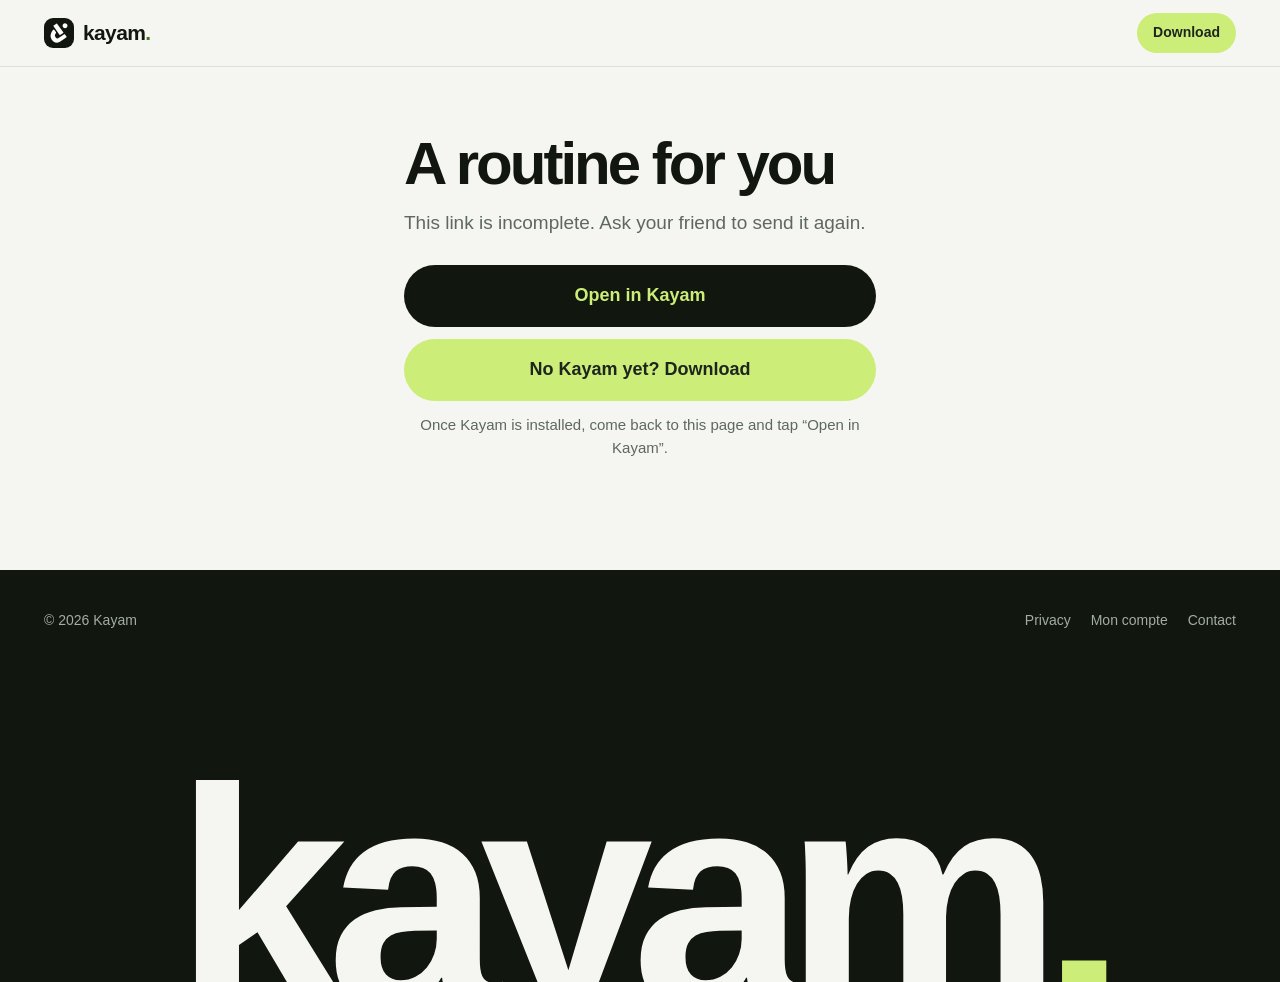
<file: r.html>
<!doctype html>
<html lang="fr">
<head>
<meta charset="utf-8">
<meta name="viewport" content="width=device-width, initial-scale=1">
<meta name="robots" content="noindex">
<title>Kayam · Routine</title>
<meta name="color-scheme" content="light">
<meta name="theme-color" content="#F5F6F1">
<link rel="icon" href="img/logo.png">
<link rel="stylesheet" href="site.css">
<style>.btn.store{background:var(--lime);color:var(--ink) !important;margin-top:12px}</style>
</head>
<body>
<header class="topbar">
  <div class="wrap">
    <a class="brand" href="./"><img src="img/logo.png" alt=""><b>kayam<span>.</span></b></a>
    <a class="pill" href="https://apps.apple.com/app/id6819856907" id="topcta">Télécharger</a>
  </div>
</header>
<main class="narrow">
  <h1 id="title"></h1>
  <p class="sub" id="sub"></p>
  <div id="list"></div>
  <a class="btn" id="open" href="#"></a>
  <a class="btn store" id="store" href="https://apps.apple.com/app/id6819856907"></a>
  <p class="note" id="note"></p>
</main>
<footer>
  <div class="wrap row">
    <div>© <span id="year">2026</span> Kayam</div>
    <div class="links">
      <a href="privacy.html" id="flink1">Confidentialité</a>
      <a href="compte.html">Mon compte</a>
      <a href="mailto:kayam.support@gmail.com" id="flink2">Contact</a>
    </div>
  </div>
  <div class="bigname" aria-hidden="true">kayam<span>.</span></div>
</footer>
<script>
document.getElementById("year").textContent = new Date().getFullYear();
const topLang = (navigator.language || "en").slice(0, 2);
document.getElementById("topcta").textContent = topLang === "fr" ? "Télécharger" : topLang === "he" ? "הורדה" : "Download";
if (topLang !== "fr") document.getElementById("flink1").textContent = "Privacy";
</script>
<script>
// La routine est dans le lien, après le # : elle n'est jamais envoyée au serveur.
const NAMES = {"Bench Press (Barbell)":["Développé couché (barre)","לחיצת חזה (מוט)"],"Bench Press (Dumbbell)":["Développé couché (haltères)","לחיצת חזה (משקולות)"],"Incline Bench Press (Barbell)":["Développé incliné (barre)","לחיצת חזה בשיפוע (מוט)"],"Incline Bench Press (Dumbbell)":["Développé incliné (haltères)","לחיצת חזה בשיפוע (משקולות)"],"Chest Fly (Machine)":["Écarté (machine)","פרפר (מכונה)"],"Cable Crossover":["Écarté à la poulie","קרוס אובר בכבלים"],"Push Up":["Pompes","שכיבות סמיכה"],"Chest Dip":["Dips (pectoraux)","מקבילים (חזה)"],"Pull Up":["Tractions (pronation)","מתח"],"Chin Up":["Tractions (supination)","מתח באחיזה הפוכה"],"Lat Pulldown (Cable)":["Tirage vertical (poulie)","פולי עליון"],"Bent Over Row (Barbell)":["Rowing barre","חתירה במוט"],"Dumbbell Row":["Rowing haltère","חתירה במשקולת"],"Seated Cable Row":["Tirage horizontal (poulie)","חתירה בישיבה בכבל"],"T Bar Row":["Rowing T-bar","חתירת T"],"Deadlift (Barbell)":["Soulevé de terre (barre)","דדליפט (מוט)"],"Overhead Press (Barbell)":["Développé militaire (barre)","לחיצת כתפיים (מוט)"],"Shoulder Press (Dumbbell)":["Développé épaules (haltères)","לחיצת כתפיים (משקולות)"],"Lateral Raise (Dumbbell)":["Élévations latérales (haltères)","הרחקת כתפיים (משקולות)"],"Rear Delt Fly (Dumbbell)":["Oiseau (haltères)","פרפר אחורי (משקולות)"],"Face Pull (Cable)":["Face pull (poulie)","פייס פול (כבל)"],"Bicep Curl (Barbell)":["Curl biceps (barre)","כפיפת מרפקים (מוט)"],"Bicep Curl (Dumbbell)":["Curl biceps (haltères)","כפיפת מרפקים (משקולות)"],"Hammer Curl (Dumbbell)":["Curl marteau (haltères)","כפיפת פטיש (משקולות)"],"Bicep Curl (Cable)":["Curl biceps (poulie)","כפיפת מרפקים (כבל)"],"Triceps Pushdown (Cable)":["Extension triceps (poulie)","פשיטת מרפקים (כבל)"],"Skullcrusher (Barbell)":["Barre au front","סקאלקראשר (מוט)"],"Overhead Triceps Extension (Dumbbell)":["Extension triceps nuque (haltère)","פשיטת מרפקים מעל הראש (משקולת)"],"Close Grip Bench Press":["Développé couché prise serrée","לחיצת חזה באחיזה צרה"],"Squat (Barbell)":["Squat (barre)","סקוואט (מוט)"],"Goblet Squat (Dumbbell)":["Squat goblet (haltère)","גובלט סקוואט (משקולת)"],"Leg Press (Machine)":["Presse à cuisses","לחיצת רגליים (מכונה)"],"Romanian Deadlift (Barbell)":["Soulevé de terre jambes tendues (barre)","דדליפט רומני (מוט)"],"Lunge (Dumbbell)":["Fentes (haltères)","מכרעים (משקולות)"],"Bulgarian Split Squat (Dumbbell)":["Squat bulgare (haltères)","סקוואט בולגרי (משקולות)"],"Leg Extension (Machine)":["Leg extension (machine)","פשיטת ברכיים (מכונה)"],"Lying Leg Curl (Machine)":["Leg curl allongé (machine)","כפיפת ברכיים בשכיבה (מכונה)"],"Calf Raise (Machine)":["Mollets (machine)","הרמות עקב (מכונה)"],"Hip Thrust (Barbell)":["Hip thrust (barre)","היפ ת'ראסט (מוט)"],"Glute Bridge":["Pont fessier","גשר ישבן"],"Kettlebell Swing":["Swing kettlebell","סווינג קטלבל"],"Plank":["Gainage (planche)","פלאנק"],"Crunch":["Crunch","כפיפות בטן"],"Hanging Leg Raise":["Relevés de jambes suspendu","הרמות רגליים בתלייה"],"Cable Crunch":["Crunch à la poulie","כפיפות בטן בכבל"],"Russian Twist":["Rotations russes","טוויסט רוסי"],"Pilates Class":["Cours de Pilates","שיעור פילאטיס"],"Hundred (Pilates)":["Le Hundred (Pilates)","ההאנדרד (פילאטיס)"],"Roll Up (Pilates)":["Enroulé (Pilates)","רול אפ (פילאטיס)"],"Dead Bug":["Dead bug","דד באג"],"Scissor Kick":["Ciseaux","מספריים"],"Side Plank":["Gainage latéral","פלאנק צידי"],"Jackknife Sit-Up":["Relevé de buste en V","כפיפת בטן V"],"Superman":["Superman","סופרמן"],"Single Leg Glute Bridge":["Pont fessier sur une jambe","גשר ישבן על רגל אחת"],"Side Leg Raise":["Élévation de jambe latérale","הרמת רגל לצד"],"Running":["Course à pied","ריצה"],"Treadmill Run":["Course sur tapis","ריצה על הליכון"],"Treadmill Walk":["Marche sur tapis","הליכה על הליכון"],"Cycling":["Vélo","רכיבה על אופניים"],"Stationary Bike":["Vélo d'appartement","אופני כושר"],"Rowing Machine":["Rameur","מכונת חתירה"],"Elliptical":["Vélo elliptique","אליפטיקל"],"Stair Climber":["Simulateur d'escaliers","מדרגות"],"Jump Rope":["Corde à sauter","קפיצה בחבל"],"Burpee":["Burpees","ברפי"],"Mountain Climbers":["Mountain climbers","מטפסי הרים"],"Jumping Jacks":["Jumping jacks","קפיצות פיסוק"],"Assault Bike":["Assault bike","אסולט בייק"],"SkiErg":["SkiErg","סקי ארג"],"Recumbent Bike":["Vélo semi-allongé","אופניים שכובים"],"Spin Class":["Cours de RPM / spinning","ספינינג"],"StepMill":["StepMill (escalier roulant)","סטפמיל"],"Battle Ropes":["Cordes ondulatoires","חבלי קרב"],"Boxing (Heavy Bag)":["Boxe (sac de frappe)","איגרוף (שק)"],"Swimming":["Natation","שחייה"],"Sled Push":["Poussée de traîneau","דחיפת מזחלת"],"Box Jump":["Box jump","קפיצה לקופסה"]};
const lang = (navigator.language || "en").slice(0, 2);
const L = {
  fr: { one: "Une routine pour toi", many: "Un programme pour toi", sub: "Un ami te la partage. Ouvre-la dans Kayam pour l'ajouter à tes routines.", open: "Ouvrir dans Kayam", note: "Une fois Kayam installé, reviens sur cette page et touche « Ouvrir dans Kayam ».", store: "Pas encore Kayam ? Télécharger", bad: "Ce lien est incomplet. Demande à ton ami de te le renvoyer." },
  he: { one: "רוטינה בשבילך", many: "תוכנית בשבילך", sub: "חבר שיתף אותה איתך. פתח אותה ב־Kayam כדי להוסיף לרוטינות שלך.", open: "פתח ב־Kayam", note: "אחרי שהורדת, תחזור לכאן ותלחץ על ״פתח ב־Kayam״.", store: "אין לך Kayam? להורדה", bad: "הקישור לא שלם. בקש מהחבר לשלוח אותו שוב." },
  en: { one: "A routine for you", many: "A program for you", sub: "A friend shared it with you. Open it in Kayam to add it to your routines.", open: "Open in Kayam", note: "Once Kayam is installed, come back to this page and tap “Open in Kayam”.", store: "No Kayam yet? Download", bad: "This link is incomplete. Ask your friend to send it again." }
}[lang] || null;
const T = L || { one: "A routine for you", many: "A program for you", sub: "A friend shared it with you. Open it in Kayam to add it to your routines.", open: "Open in Kayam", note: "Once Kayam is installed, come back to this page and tap “Open in Kayam”.", store: "No Kayam yet? Download", bad: "This link is incomplete. Ask your friend to send it again." };
if (lang === "he") document.documentElement.dir = "rtl";
document.documentElement.lang = L ? lang : "en";

const data = location.hash.slice(1);
const $ = id => document.getElementById(id);
$("open").textContent = T.open;
$("open").href = "kayam://routine#" + data;
$("note").textContent = T.note;
$("store").textContent = T.store;

function display(name) {
  const n = NAMES[name];
  if (!n) return name;
  return lang === "fr" ? n[0] : lang === "he" ? n[1] : name;
}
function sets(e) {
  const all = Array.isArray(e.s) ? e.s : [];
  const work = all.filter(x => x && x.k !== "warmup");
  const s = work.length ? work : all;
  const first = s[0] || {};
  if (first.sec) return s.length + " × " + Math.round(first.sec / 60) + " min";
  return s.length + " × " + (first.p || "–");
}
async function decode(text) {
  let b = text.replace(/-/g, "+").replace(/_/g, "/");
  while (b.length % 4) b += "=";
  const bytes = Uint8Array.from(atob(b), c => c.charCodeAt(0));
  const stream = new Blob([bytes]).stream().pipeThrough(new DecompressionStream("deflate-raw"));
  return JSON.parse(await new Response(stream).text());
}
(async () => {
  try {
    if (!data || data.length > 20000) throw new Error("empty");
    const payload = await decode(data);
    const routines = (payload.r || []).slice(0, 12);
    if (!routines.length) throw new Error("empty");
    $("title").textContent = routines.length === 1 ? T.one : T.many;
    $("sub").textContent = T.sub;
    for (const r of routines) {
      const card = document.createElement("div");
      card.className = "card";
      const h = document.createElement("h2");
      h.textContent = String(r.n || "").slice(0, 60);
      card.appendChild(h);
      for (const e of (r.e || []).slice(0, 30)) {
        const row = document.createElement("div");
        row.className = "row";
        const name = document.createElement("span");
        name.textContent = display(String(e.x || "")).slice(0, 80);
        const b = document.createElement("b");
        b.textContent = sets(e);
        row.append(name, b);
        card.appendChild(row);
      }
      $("list").appendChild(card);
    }
  } catch (err) {
    $("title").textContent = L ? (lang === "fr" ? "Une routine pour toi" : T.one) : T.one;
    $("sub").textContent = data ? T.sub : T.bad;
  }
})();
</script>
</body>
</html>
</file>
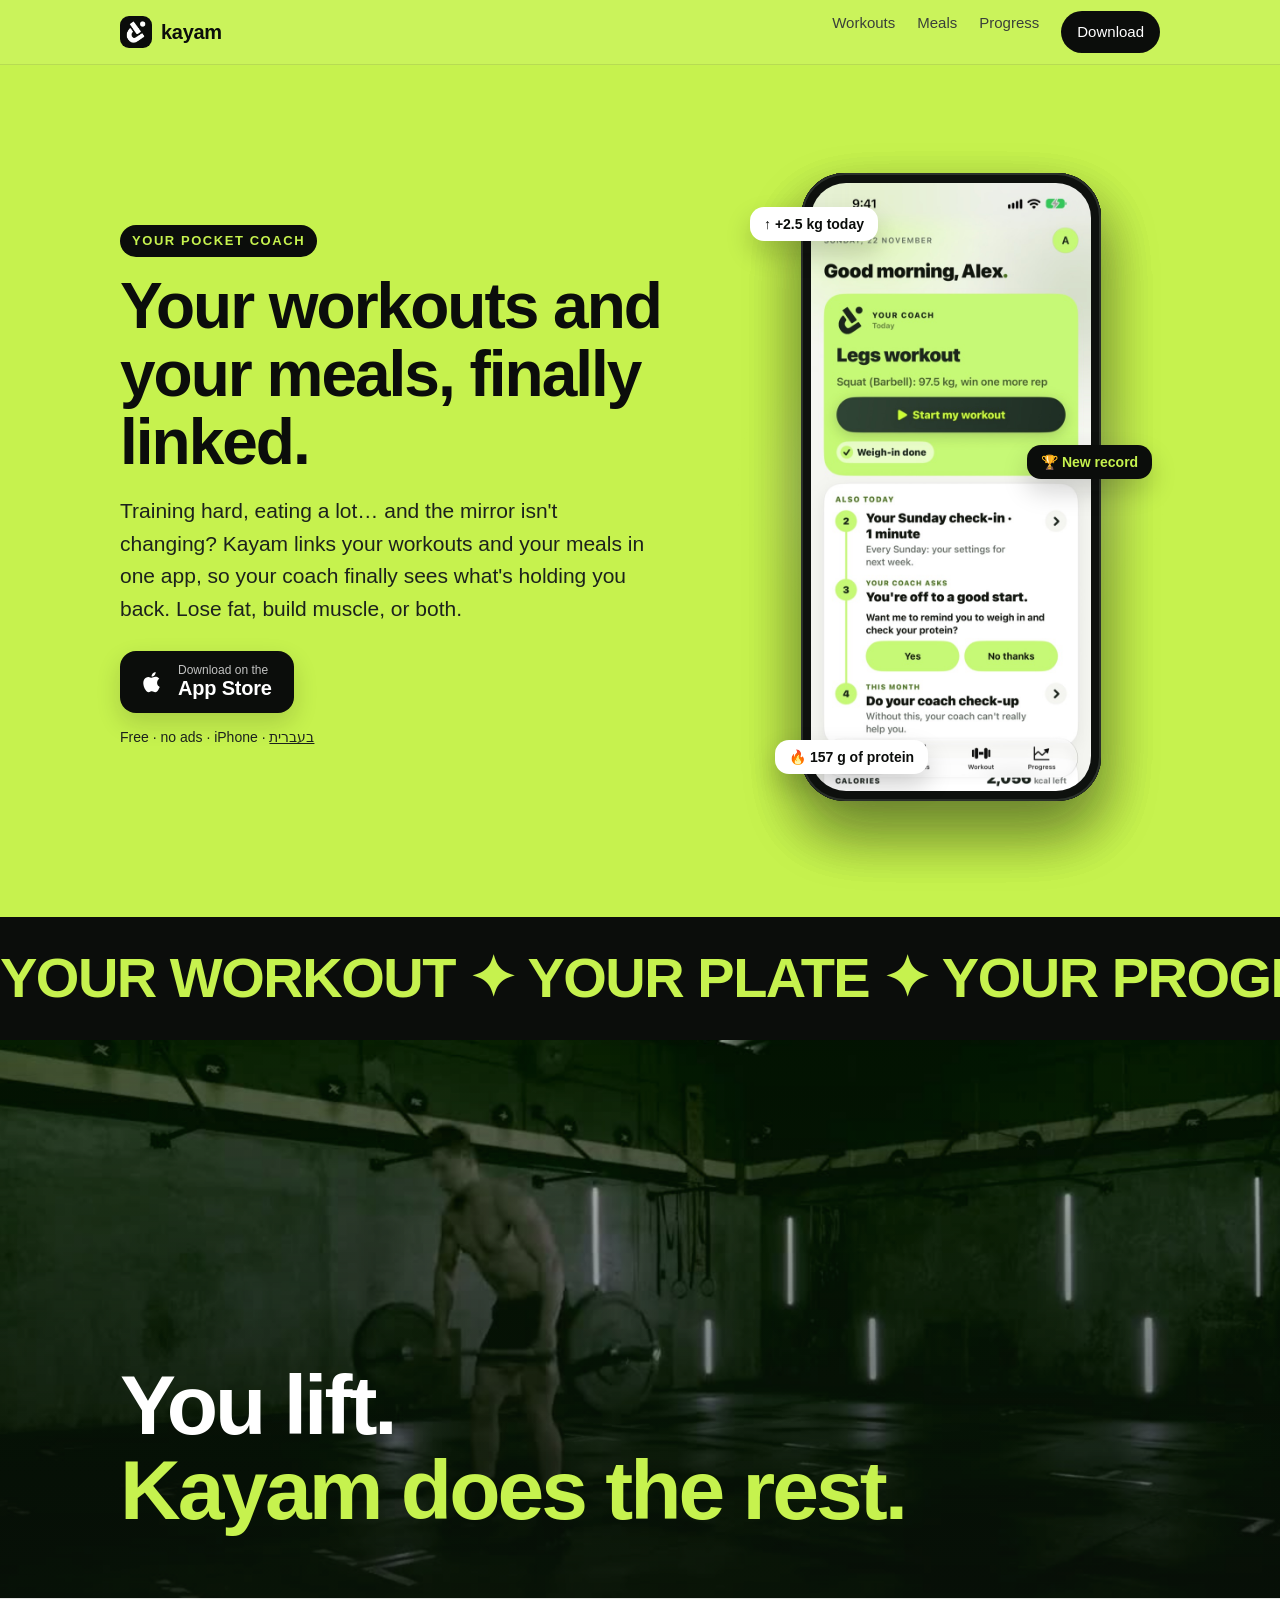
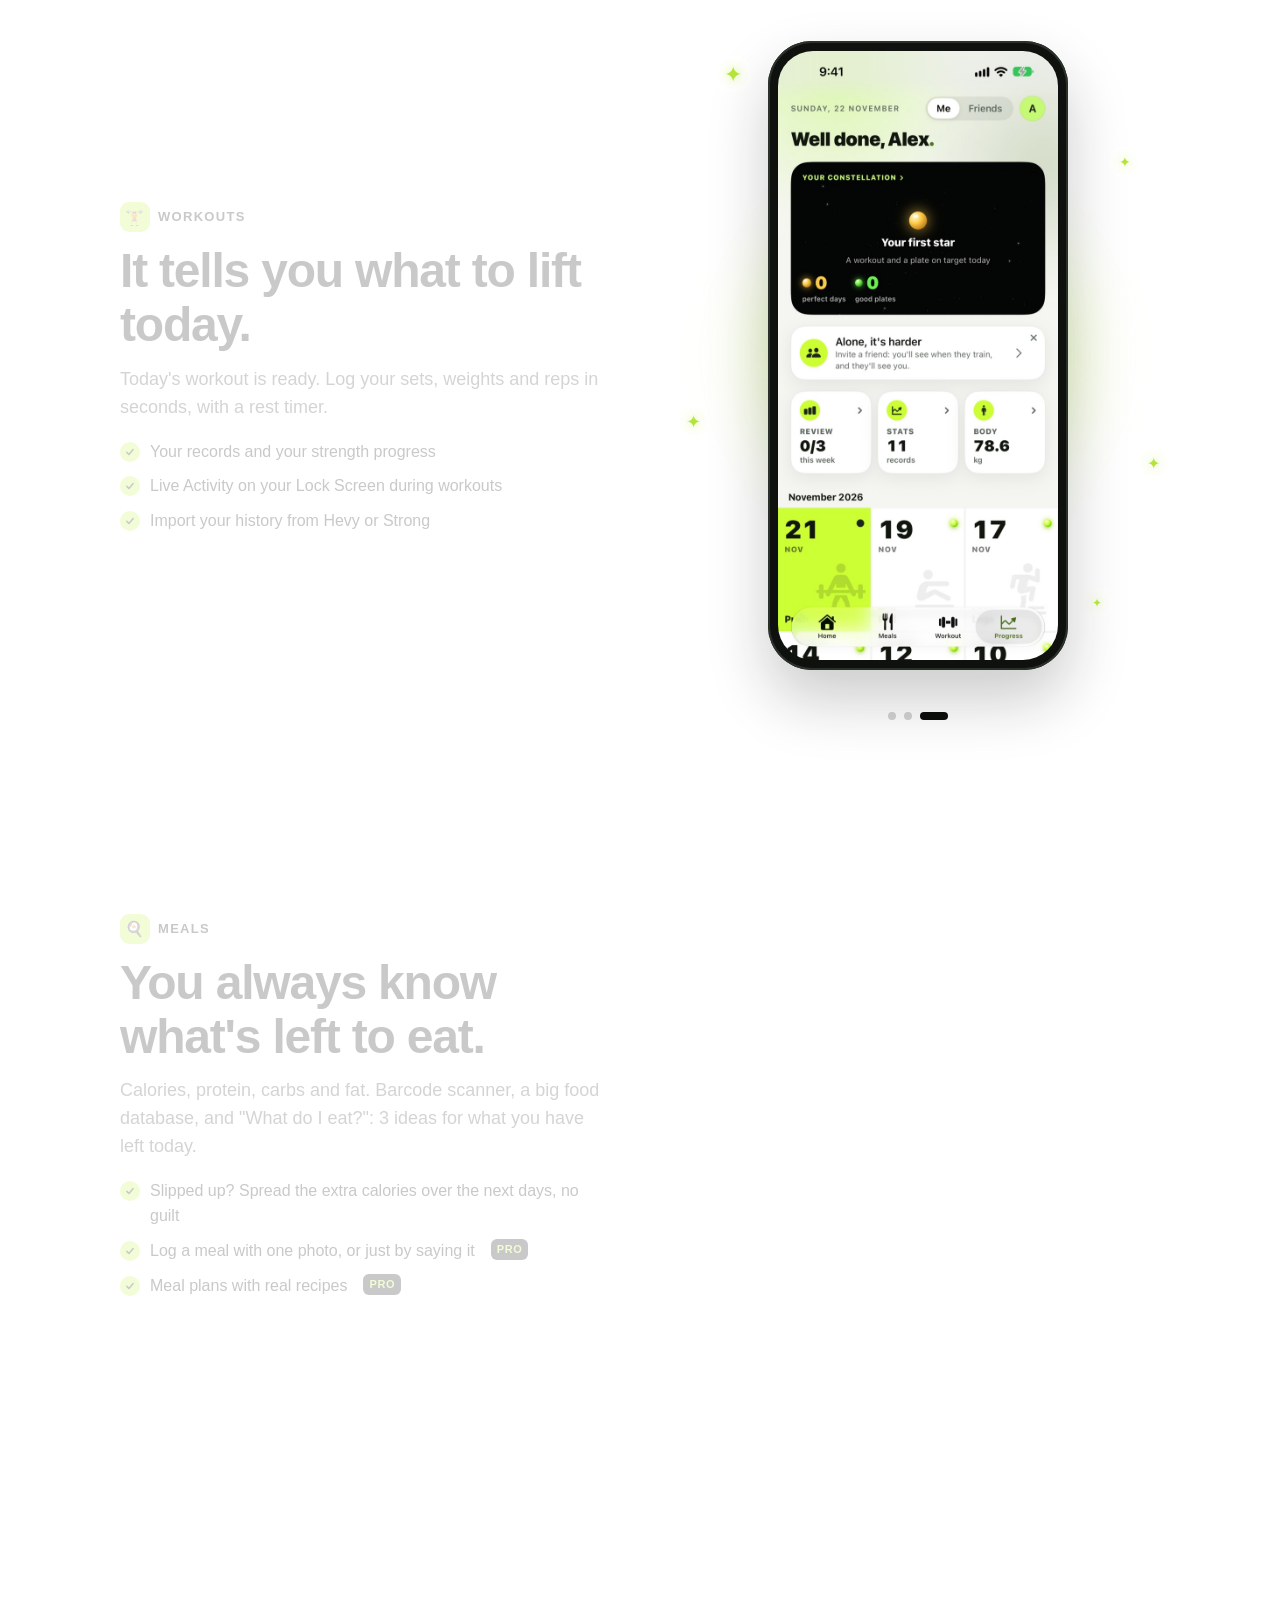
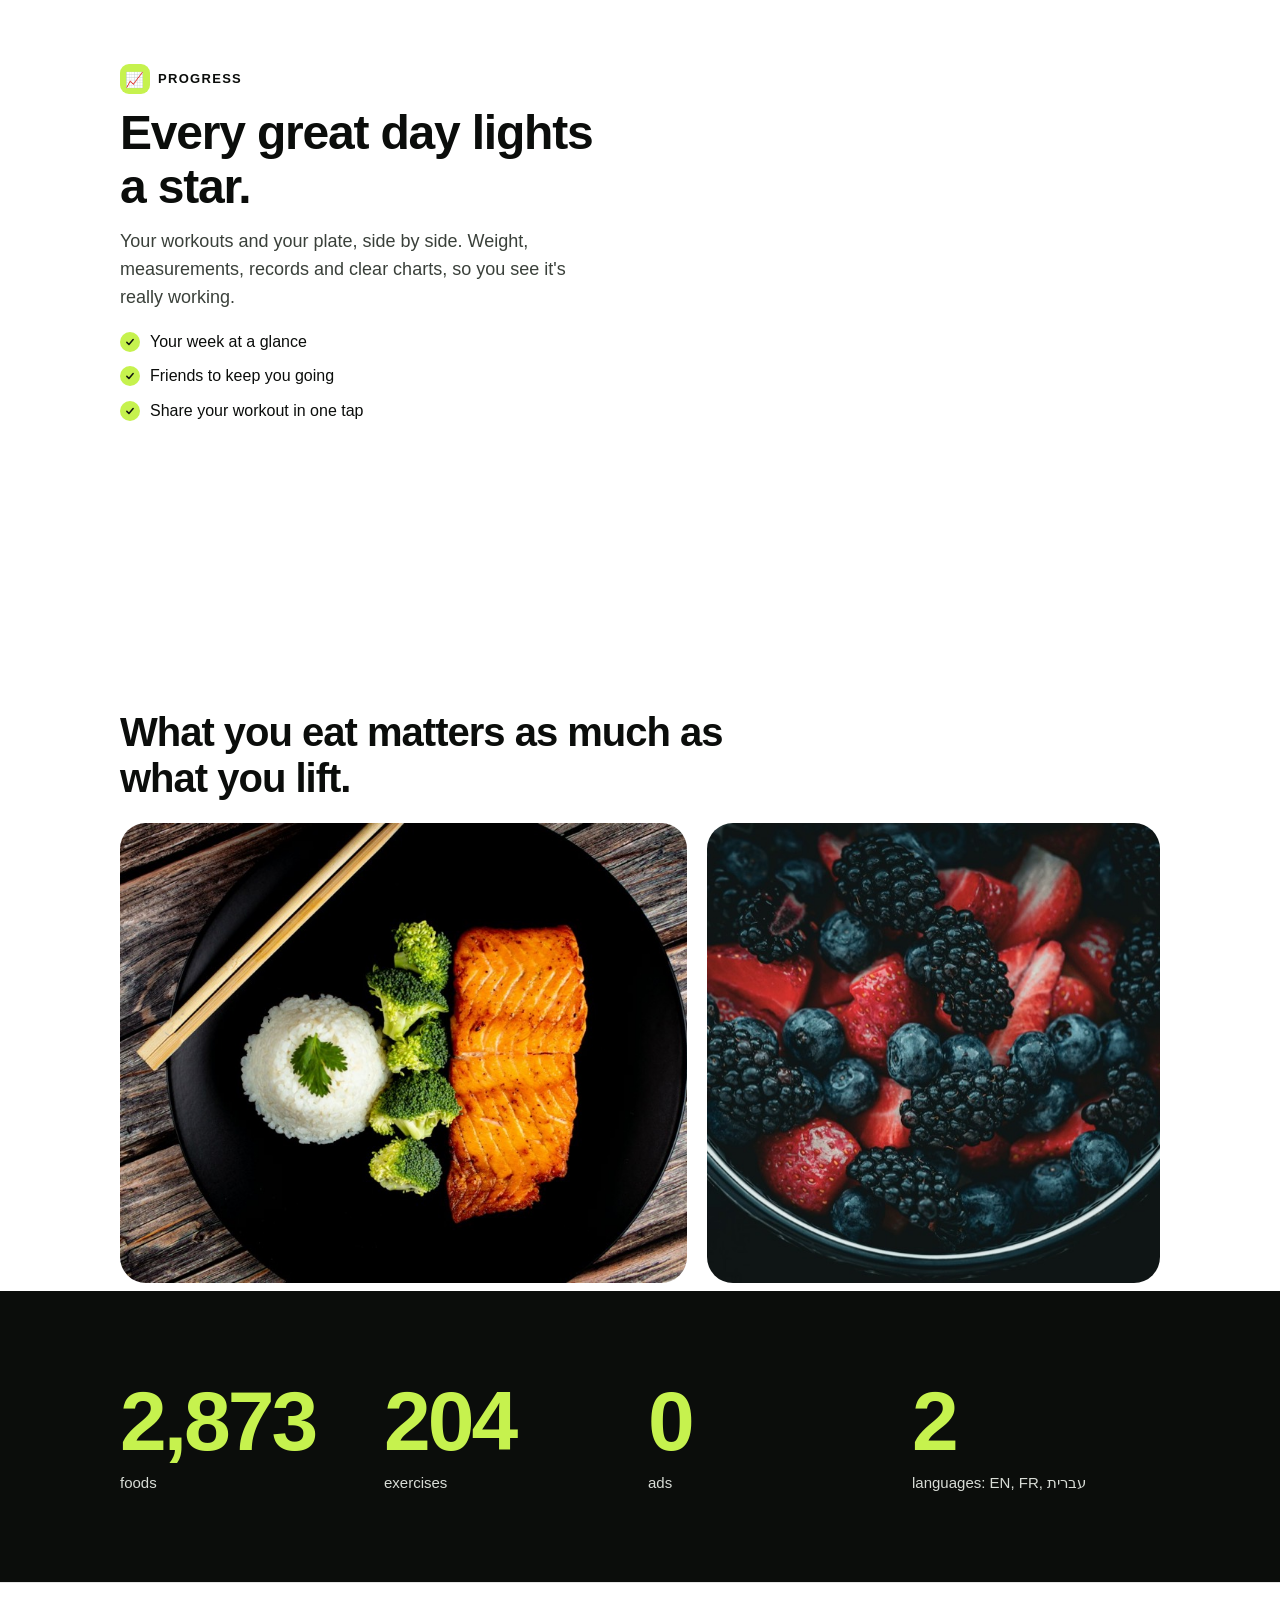
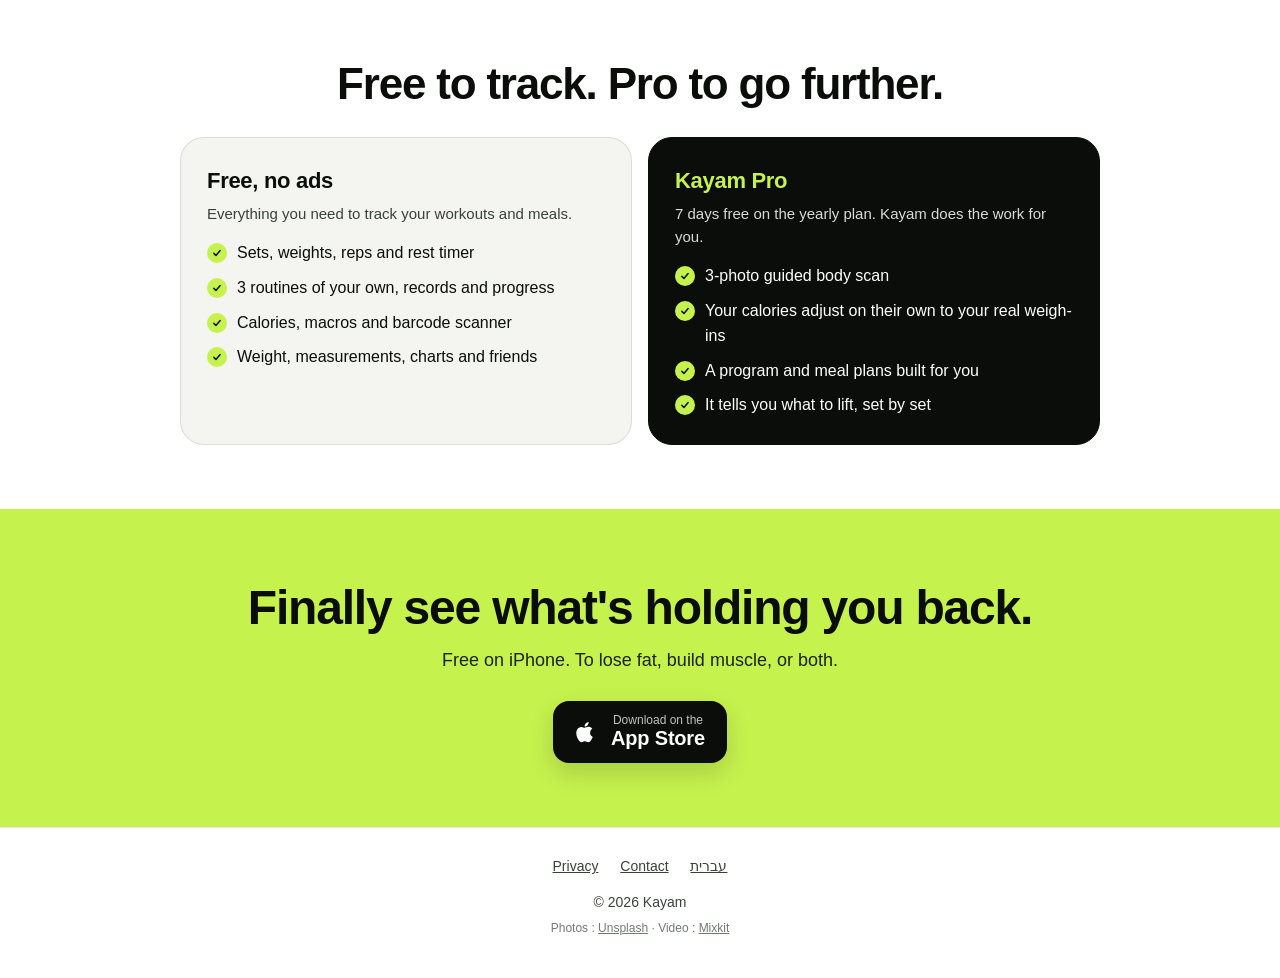
<file: v3.html>
<!doctype html>
<html lang="fr">
<head>
<meta charset="utf-8">
<meta name="viewport" content="width=device-width, initial-scale=1, viewport-fit=cover">
<title>Kayam · Ta séance et ton assiette, enfin reliées</title>
<meta name="description" content="Kayam relie tes séances et tes repas dans une seule app, pour que ton coach voie enfin ce qui bloque. Gratuit, sans pub, sur iPhone.">
<meta name="robots" content="noindex">
<meta name="theme-color" content="#C6F24E">
<meta property="og:title" content="Kayam">
<meta property="og:description" content="Ta séance et ton assiette, enfin reliées.">
<meta property="og:image" content="https://kayamfit.com/img/v2/accueil-fr.jpg">
<link rel="icon" href="img/logo.png">
<script>document.documentElement.classList.add("js")</script>
<style>
  :root {
    --bg:#FFFFFF; --card:#F4F5F0; --ink:#0B0D0B; --soft:#3A403A; --line:rgba(11,13,11,.10);
    --lime:#C6F24E; --lime-2:#B4E33A; --green:#0B0D0B; --deep:#0B0D0B;
  }
  * { box-sizing:border-box; }
  html { scroll-behavior:smooth; }
  body { margin:0; background:var(--bg); color:var(--ink);
         font:17px/1.55 -apple-system, BlinkMacSystemFont, "SF Pro Display", "Inter", "Segoe UI", Roboto, sans-serif;
         -webkit-font-smoothing:antialiased; }
  a { color:inherit; }
  img { display:block; max-width:100%; }
  .wrap { max-width:1120px; margin:0 auto; padding:0 20px; }

  /* Barre du haut */
  header { position:sticky; top:0; z-index:10; background:rgba(198,242,78,.92);
           backdrop-filter:saturate(1.4) blur(14px); -webkit-backdrop-filter:saturate(1.4) blur(14px);
           border-bottom:1px solid var(--line); }
  .bar { display:flex; align-items:center; gap:22px; height:64px; }
  .logo { display:flex; align-items:center; gap:9px; font-weight:800; font-size:20px; text-decoration:none; letter-spacing:-.3px; }
  .logo img { width:32px; height:32px; border-radius:9px; background:var(--ink); padding:5px; }
  .bar nav { display:flex; gap:22px; margin-inline-start:auto; }
  .bar nav a { text-decoration:none; color:var(--soft); font-size:15px; font-weight:500; }
  .bar nav a:hover { color:var(--ink); }
  .pill { background:var(--ink); color:#fff !important; text-decoration:none; font-weight:700; font-size:15px;
          padding:9px 16px; border-radius:999px; }

  /* Boutons App Store */
  .store { display:inline-flex; align-items:center; gap:12px; background:var(--ink); color:#fff; text-decoration:none;
           padding:13px 22px 13px 18px; border-radius:16px; box-shadow:0 10px 24px rgba(17,21,17,.16); }
  .store svg { width:28px; height:28px; fill:#fff; }
  .store small { display:block; font-size:12px; opacity:.75; line-height:1.1; }
  .store b { display:block; font-size:20px; line-height:1.15; letter-spacing:-.2px; }
  .store:active { transform:scale(.98); }

  /* Haut de page */
  .heroband { background:var(--lime); }
  .hero { display:grid; gap:40px; align-items:center; padding-top:44px; padding-bottom:56px; }
  .eyebrow { display:inline-block; font-size:13px; font-weight:800; letter-spacing:.12em; text-transform:uppercase; color:var(--lime); background:var(--ink); border-radius:999px; padding:6px 12px; margin-bottom:16px; }
  h1 { font-size:42px; line-height:1.06; letter-spacing:-1.2px; margin:0 0 18px; font-weight:850; }
  h1 em { font-style:normal; }
  .heroband .lead, .heroband .under, .heroband .under a { color:#1C221C; }
  .lead { font-size:19px; color:var(--soft); margin:0 0 26px; max-width:540px; }
  .under { margin-top:14px; font-size:14px; color:var(--soft); }
  .under a { color:var(--soft); }

  /* Téléphone (vraie capture de l'app) */
  .phone { width:min(300px, 78vw); margin:0 auto; border-radius:44px; padding:10px; background:#0E110E;
           box-shadow:0 30px 60px rgba(17,21,17,.22), inset 0 0 0 2px #2A302A; }
  .phone img { border-radius:35px; width:100%; aspect-ratio:1320/2868; object-fit:cover; background:#F4F5F0; }
  .hero .phone { width:min(320px, 80vw); }

  /* Sections */
  section.feat { padding:56px 0; border-top:1px solid var(--line); }
  .feat .wrap { display:grid; gap:36px; align-items:center; }
  .kicker { display:inline-flex; align-items:center; gap:8px; font-size:13px; font-weight:800; letter-spacing:.1em; text-transform:uppercase; color:var(--ink); }
  .kicker i { width:30px; height:30px; border-radius:9px; background:var(--lime); display:inline-flex; align-items:center; justify-content:center; font-style:normal; font-size:15px; }
  h2 { font-size:32px; line-height:1.12; letter-spacing:-.8px; margin:12px 0 14px; font-weight:820; }
  .feat p { color:var(--soft); margin:0 0 18px; font-size:18px; max-width:520px; }
  .ticks { list-style:none; margin:0; padding:0; display:grid; gap:10px; }
  .ticks li { display:flex; gap:10px; align-items:flex-start; font-size:16px; }
  .ticks li::before { content:""; flex:0 0 20px; height:20px; margin-top:2px; border-radius:50%;
                      background:var(--lime) url("data:image/svg+xml,%3Csvg xmlns='http://www.w3.org/2000/svg' viewBox='0 0 20 20'%3E%3Cpath d='M5.5 10.5l3 3 6-7' fill='none' stroke='%23111511' stroke-width='2.2' stroke-linecap='round' stroke-linejoin='round'/%3E%3C/svg%3E") center/14px no-repeat; }
  .tag { display:inline-block; font-size:11px; font-weight:800; letter-spacing:.06em; background:var(--ink); color:var(--lime); border-radius:6px; padding:2px 6px; margin-inline-start:6px; vertical-align:2px; }

  /* Gratuit / Pro */
  .plans { padding:64px 0; border-top:1px solid var(--line); }
  .plans h2 { text-align:center; margin-bottom:28px; }
  .plans .grid { display:grid; gap:16px; }
  .plan { background:var(--card); border-radius:24px; padding:26px; border:1px solid var(--line); }
  .plan h3 { margin:0 0 4px; font-size:22px; letter-spacing:-.3px; }
  .plan .sub { color:var(--soft); margin:0 0 16px; font-size:15px; }
  .plan.pro { background:var(--ink); color:#fff; border-color:var(--ink); }
  .plan.pro h3 { color:var(--lime); }
  .plan.pro .sub { color:#D8DCD6; }
  .plan.pro .ticks li::before { background-color:var(--lime); }

  /* Fin */
  .final { text-align:center; padding:72px 0 64px; background:var(--lime); }
  .final p { color:#1C221C !important; }
  .final h2 { font-size:36px; margin:0 0 12px; }
  .final p { color:var(--soft); margin:0 0 26px; font-size:18px; }

  footer { text-align:center; color:var(--soft); font-size:14px; padding:28px 0 40px; border-top:1px solid var(--line); }
  footer a { color:var(--soft); margin:0 9px; }

  /* Téléphone : on cache les liens du menu, on garde le bouton */
  @media (max-width: 719px) {
    .bar nav a:not(.pill) { display:none; }
  }

  /* Ordinateur : 2 colonnes, téléphone à côté du texte */
  @media (min-width: 900px) {
    .wrap { padding:0 40px; }
    .hero { grid-template-columns: 1.15fr .85fr; padding-top:72px; padding-bottom:80px; gap:56px; }
    h1 { font-size:64px; letter-spacing:-2px; }
    .lead { font-size:21px; }
    section.feat { padding:88px 0; }
    .feat .wrap { grid-template-columns: 1fr 1fr; gap:72px; }
    .feat.flip .text { order:2; }
    h2 { font-size:44px; letter-spacing:-1.2px; }
    .plans .grid { grid-template-columns: 1fr 1fr; max-width:920px; margin:0 auto; }
    .final h2 { font-size:48px; }
  }

  /* ---------- Animations Kayam ---------- */
  .heroband { overflow:hidden; }
  .stage { position:relative; display:grid; place-items:center; padding:24px 0; }
  .glow { position:absolute; width:86%; max-width:420px; aspect-ratio:1; border-radius:50%; z-index:0;
          background:radial-gradient(circle, rgba(198,242,78,.85) 0%, rgba(198,242,78,0) 66%); filter:blur(28px);
          animation:breathe 4.5s ease-in-out infinite; }
  .heroband .glow { background:radial-gradient(circle, rgba(255,255,255,.95) 0%, rgba(255,255,255,0) 66%); }
  .stage .phone { position:relative; z-index:1; }
  .float { animation:float 6s ease-in-out infinite; }
  .chip { position:absolute; z-index:2; background:#fff; color:var(--ink); font-weight:750; font-size:14px; line-height:1;
          padding:10px 14px; border-radius:14px; white-space:nowrap; box-shadow:0 12px 26px rgba(11,13,11,.18);
          opacity:0; animation:pop .7s cubic-bezier(.2,1.5,.4,1) forwards, bob 5s ease-in-out infinite; }
  .chip.dark { background:var(--ink); color:var(--lime); }
  .chip.c1 { top:10%; left:0; animation-delay:.7s, 1.4s; }
  .chip.c2 { top:44%; right:0; animation-delay:1s, 1.9s; }
  .chip.c3 { bottom:9%; left:4%; animation-delay:1.3s, 2.4s; }
  .star { position:absolute; z-index:2; color:var(--lime-2); font-size:22px; text-shadow:0 0 12px rgba(198,242,78,.9);
          animation:twinkle 2.6s ease-in-out infinite; pointer-events:none; }
  .star.s2 { font-size:14px; animation-delay:.6s; } .star.s3 { font-size:18px; animation-delay:1.2s; }
  .star.s4 { font-size:12px; animation-delay:1.8s; } .star.s5 { font-size:16px; animation-delay:.3s; }
  .store, .pill { transition:transform .2s ease, box-shadow .2s ease; }
  .store:hover { transform:translateY(-3px); box-shadow:0 16px 30px rgba(11,13,11,.22); }
  .pill:hover { transform:translateY(-1px); }
  h1 .w { display:inline-block; opacity:0; transform:translateY(.45em); animation:rise .75s cubic-bezier(.2,.8,.2,1) forwards;
          animation-delay:calc(var(--i) * 70ms + 120ms); }
  .js .rv { opacity:0; transform:translateY(30px); transition:opacity .8s ease, transform .9s cubic-bezier(.2,.8,.2,1); }
  .js .feat .stage.rv { transform:translateX(48px) rotate(3deg) scale(.96); }
  .js .feat.flip .stage.rv { transform:translateX(-48px) rotate(-3deg) scale(.96); }
  .js .rv.in { opacity:1; transform:none; }
  @keyframes breathe { 0%,100% { transform:scale(.9); opacity:.75; } 50% { transform:scale(1.08); opacity:1; } }
  @keyframes float { 0%,100% { transform:translateY(0) rotate(-1deg); } 50% { transform:translateY(-14px) rotate(1deg); } }
  @keyframes pop { from { opacity:0; transform:scale(.6) translateY(10px); } to { opacity:1; transform:none; } }
  @keyframes bob { 0%,100% { translate:0 0; } 50% { translate:0 -7px; } }
  @keyframes twinkle { 0%,100% { opacity:.25; transform:scale(.7) rotate(0); } 50% { opacity:1; transform:scale(1.15) rotate(20deg); } }
  @keyframes rise { to { opacity:1; transform:none; } }
  @media (prefers-reduced-motion: reduce) {
    *, *::before, *::after { animation:none !important; transition:none !important; }
    .chip, h1 .w, .js .rv { opacity:1 !important; transform:none !important; }
  }

  /* ---------- Images ---------- */
  .vband { position:relative; height:min(62vh, 560px); min-height:340px; overflow:hidden; background:#0B0D0B; }
  .vband video, .vband img.poster { position:absolute; inset:0; width:100%; height:100%; object-fit:cover; }
  .vband::after { content:""; position:absolute; inset:0; background:linear-gradient(180deg, rgba(11,13,11,.15), rgba(11,13,11,.65)); }
  .vband .cap { position:absolute; z-index:1; left:0; right:0; bottom:0; padding:0 20px 44px; max-width:1120px; margin:0 auto; color:#fff; }
  .vband h2 { font-size:44px; margin:0; letter-spacing:-1.2px; line-height:1.02; }
  .vband h2 span { color:var(--lime); display:block; }
  .fband { padding:64px 0 8px; }
  .fband .grid { display:grid; grid-template-columns:1fr 1fr; gap:12px; }
  .fband img { width:100%; aspect-ratio:4/5; object-fit:cover; border-radius:26px; transition:transform .6s cubic-bezier(.2,.8,.2,1); }
  .fband img:hover { transform:scale(1.02) rotate(-.4deg); }
  .fband p { font-size:26px; font-weight:800; letter-spacing:-.6px; line-height:1.15; margin:0 0 22px; max-width:640px; }
  @media (min-width: 900px) {
    .vband .cap { padding:0 40px 64px; }
    .vband h2 { font-size:84px; letter-spacing:-3px; }
    .fband { padding:96px 0 8px; }
    .fband .grid { grid-template-columns:1.25fr 1fr; gap:20px; }
    .fband img { aspect-ratio:auto; height:460px; }
    .fband p { font-size:40px; letter-spacing:-1px; }
  }

  /* ---------- V3 : éventail 3D ---------- */
  .fan { perspective:1400px; padding:36px 0; }
  .fan .tilt { position:relative; display:grid; place-items:center; transform-style:preserve-3d;
               transform:rotateX(var(--rx,0deg)) rotateY(var(--ry,0deg)); transition:transform .25s ease-out; z-index:1; }
  .fan .phone { grid-area:1/1; width:min(270px, 58vw); }
  .fan .p-c { z-index:3; animation:float 6s ease-in-out infinite; }
  .fan .p-l { z-index:1; opacity:.97; animation:fanL 7s ease-in-out infinite; }
  .fan .p-r { z-index:2; opacity:.97; animation:fanR 7.5s ease-in-out infinite; }
  @keyframes fanL { 0%,100% { transform:translateX(-46%) translateY(26px) rotate(-10deg) scale(.84); } 50% { transform:translateX(-48%) translateY(14px) rotate(-11deg) scale(.84); } }
  @keyframes fanR { 0%,100% { transform:translateX(46%) translateY(30px) rotate(10deg) scale(.84); } 50% { transform:translateX(48%) translateY(18px) rotate(11deg) scale(.84); } }
  .fan .chip { z-index:5; }
  .fan .chip.c1 { left:2%; } .fan .chip.c2 { right:2%; } .fan .chip.c3 { left:8%; }

  /* ---------- Bande défilante ---------- */
  .marquee { background:var(--ink); color:var(--lime); overflow:hidden; padding:16px 0; border-block:2px solid var(--ink); }
  .marquee .track { display:flex; width:max-content; animation:marq 26s linear infinite; }
  .marquee span { font-size:30px; font-weight:900; letter-spacing:-.5px; white-space:nowrap; }
  @keyframes marq { to { transform:translateX(-50%); } }

  /* ---------- Vidéo qui zoome ---------- */
  .vband video { transform:scale(var(--z,1.15)); will-change:transform; }

  /* ---------- Histoire au défilement ---------- */
  .story { border-top:1px solid var(--line); }
  .step { padding:56px 0; border-bottom:1px solid var(--line); }
  .step:last-child { border-bottom:0; }
  .step p { color:var(--soft); margin:0 0 18px; font-size:18px; max-width:520px; }
  .mstage { margin-top:28px; }
  .sticky { display:none; }
  .phone.stack { position:relative; }
  .phone.stack::before { content:""; display:block; aspect-ratio:1320/2868; }
  .phone.stack .sc { position:absolute; top:10px; left:10px; width:calc(100% - 20px); opacity:0;
                     transform:translateY(18px) scale(.97); transition:opacity .55s ease, transform .7s cubic-bezier(.2,.8,.2,1); }
  .phone.stack .sc.on { opacity:1; transform:none; }
  .sticky .star { opacity:0; transition:opacity .5s; }
  .sticky.s2 .star { opacity:1; }
  .dots { display:flex; gap:8px; justify-content:center; margin-top:18px; }
  .dots i { width:8px; height:8px; border-radius:99px; background:rgba(11,13,11,.18); transition:all .35s; }
  .dots i.on { width:28px; background:var(--ink); }

  /* ---------- Compteurs ---------- */
  .stats { background:var(--ink); color:#fff; padding:56px 0; }
  .stats .sg { display:grid; grid-template-columns:1fr 1fr; gap:28px 16px; }
  .st b { display:block; font-size:48px; font-weight:900; letter-spacing:-2px; color:var(--lime); line-height:1; font-variant-numeric:tabular-nums; }
  .st span { display:block; margin-top:8px; color:#D8DCD6; font-size:15px; }

  @media (min-width: 900px) {
    .fan .phone { width:300px; }
    .marquee span { font-size:56px; letter-spacing:-1.5px; }
    .sgrid { display:grid; grid-template-columns:1fr 1fr; gap:72px; }
    .step { min-height:82vh; display:flex; align-items:center; border-bottom:0; opacity:.22; transition:opacity .5s ease; }
    .step.active { opacity:1; }
    .step .mstage { display:none; }
    .step h2 { font-size:48px; }
    .sticky { display:block; position:sticky; top:9vh; height:82vh; align-self:start; padding-top:2vh; }
    .sticky .phone { width:300px; }
    .stats { padding:88px 0; }
    .stats .sg { grid-template-columns:repeat(4,1fr); }
    .st b { font-size:84px; letter-spacing:-3px; }
  }
  @media (prefers-reduced-motion: reduce) { .marquee .track { animation:none; } .vband video { transform:none; } }
</style>
</head>
<body id="top">

<header>
  <div class="wrap bar">
    <a class="logo" href="#top"><img src="img/logo.png" alt="">kayam</a>
    <nav>
      <a href="#seance" data-i="nav1">Séance</a>
      <a href="#repas" data-i="nav2">Repas</a>
      <a href="#progres" data-i="nav3">Progrès</a>
      <a class="pill" href="https://apps.apple.com/app/id6819856907" data-i="dl">Télécharger</a>
    </nav>
  </div>
</header>

<main>
  <div class="heroband"><div class="wrap hero">
    <div>
      <span class="eyebrow" data-i="eyebrow">Ton coach de poche</span>
      <h1 data-i="h1" data-html>Ta séance et ton assiette, <em>enfin reliées.</em></h1>
      <p class="lead" data-i="lead">Tu t'entraînes, tu manges… et dans le miroir, ça bouge pas&nbsp;? Kayam relie tes séances et tes repas dans une seule app, pour que ton coach voie enfin ce qui bloque. Perdre du gras, prendre du muscle, ou les deux.</p>
      <a class="store" href="https://apps.apple.com/app/id6819856907">
        <svg viewBox="0 0 24 24" aria-hidden="true"><path d="M16.37 12.6c-.02-2.2 1.8-3.26 1.88-3.31-1.03-1.5-2.62-1.7-3.18-1.72-1.35-.14-2.64.8-3.33.8-.69 0-1.74-.78-2.87-.76-1.47.02-2.83.86-3.59 2.18-1.53 2.66-.39 6.6 1.1 8.75.73 1.05 1.6 2.24 2.73 2.2 1.1-.05 1.51-.71 2.84-.71 1.32 0 1.7.71 2.86.69 1.18-.02 1.93-1.07 2.65-2.13.84-1.22 1.18-2.4 1.2-2.46-.03-.01-2.3-.88-2.3-3.53zM14.2 6.16c.6-.73 1.01-1.75.9-2.76-.87.04-1.92.58-2.54 1.31-.56.64-1.05 1.68-.92 2.67.97.08 1.96-.49 2.56-1.22z"/></svg>
        <span><small data-i="store1">Télécharger dans l'</small><b>App Store</b></span>
      </a>
      <div class="under"><span data-i="under">Gratuit · sans pub · iPhone</span> · <a href="il/" lang="he">בעברית</a></div>
    </div>
    <div class="stage fan" id="fan">
      <div class="glow"></div>
      <div class="tilt">
        <div class="phone p-l"><img data-shot="repas" src="img/v2/repas-fr.jpg" alt=""></div>
        <div class="phone p-r"><img data-shot="progres" src="img/v2/progres-fr.jpg" alt=""></div>
        <div class="phone p-c"><img data-shot="accueil" src="img/v2/accueil-fr.jpg" alt="Kayam&nbsp;: l'écran Accueil avec le coach"></div>
      </div>
      <span class="chip c1" data-i="chip1" data-html>↑ <b>+2,5 kg</b> aujourd'hui</span>
      <span class="chip dark c2" data-i="chip2">🏆 Nouveau record</span>
      <span class="chip c3" data-i="chip3" data-html>🔥 <b>157 g</b> de protéines</span>
    </div>
  </div></div>

  <div class="marquee" aria-hidden="true"><div class="track"><span data-i="mq">TA SÉANCE ✦ TON ASSIETTE ✦ TES PROGRÈS ✦&nbsp;</span><span data-i="mq">TA SÉANCE ✦ TON ASSIETTE ✦ TES PROGRÈS ✦&nbsp;</span><span data-i="mq">TA SÉANCE ✦ TON ASSIETTE ✦ TES PROGRÈS ✦&nbsp;</span><span data-i="mq">TA SÉANCE ✦ TON ASSIETTE ✦ TES PROGRÈS ✦&nbsp;</span><span data-i="mq">TA SÉANCE ✦ TON ASSIETTE ✦ TES PROGRÈS ✦&nbsp;</span><span data-i="mq">TA SÉANCE ✦ TON ASSIETTE ✦ TES PROGRÈS ✦&nbsp;</span></div></div>

  <section class="vband" aria-label="Kayam">
    <video autoplay muted loop playsinline preload="metadata" poster="img/gym-poster.jpg"><source src="img/gym.mp4" type="video/mp4"></video>
    <div class="cap"><h2 class="rv" data-i="vband" data-html>Tu soulèves.<span>Kayam fait le reste.</span></h2></div>
  </section>

  <section class="story" id="seance">
    <div class="wrap sgrid">
      <div class="steps">
      <div class="step" data-step="0">
        <div class="stxt">
        <span class="kicker"><i>🏋️</i><span data-i="k1">Séance</span></span>
        <h2 data-i="h2a">Il te dit quoi soulever aujourd'hui.</h2>
        <p data-i="p1">Ta séance du jour est prête. Note tes séries, tes charges et tes répétitions en quelques secondes, avec le temps de repos.</p>
        <ul class="ticks">
          <li data-i="s1">Tes records et ta progression en force</li>
          <li data-i="s2">Live Activity sur l'écran verrouillé pendant ta séance</li>
          <li data-i="s3">Importe ton historique depuis Hevy ou Strong</li>
        </ul>
      </div>
        <div class="stage mstage"><div class="glow"></div><div class="phone"><img data-shot="seance" src="img/v2/seance-fr.jpg" alt="" loading="lazy"></div></div>
      </div>
      <div class="step" data-step="1" id="repas">
        <div class="stxt">
        <span class="kicker"><i>🍳</i><span data-i="k2">Repas</span></span>
        <h2 data-i="h2b">Tu sais toujours ce qu'il te reste à manger.</h2>
        <p data-i="p2">Calories, protéines, glucides et lipides. Scanner de code-barres, grande base d'aliments, et «&nbsp;Je mange quoi&nbsp;?&nbsp;»&nbsp;: 3 idées pour ce qu'il te reste aujourd'hui.</p>
        <ul class="ticks">
          <li data-i="r1">Un écart ? Étale les calories sur les jours suivants, sans culpabiliser</li>
          <li data-i="r2" data-html>Un repas en une photo, ou juste en le disant <span class="tag">PRO</span></li>
          <li data-i="r3" data-html>Des plans de repas avec de vraies recettes <span class="tag">PRO</span></li>
        </ul>
      </div>
        <div class="stage mstage"><div class="glow"></div><div class="phone"><img data-shot="repas" src="img/v2/repas-fr.jpg" alt="" loading="lazy"></div></div>
      </div>
      <div class="step" data-step="2" id="progres">
        <div class="stxt">
        <span class="kicker"><i>📈</i><span data-i="k3">Progrès</span></span>
        <h2 data-i="h2c">Chaque jour réussi allume une étoile.</h2>
        <p data-i="p3">Ta séance et ton assiette, côte à côte. Poids, mesures, records et graphiques clairs, pour voir que ça avance vraiment.</p>
        <ul class="ticks">
          <li data-i="g1">Ton bilan de la semaine en un coup d'œil</li>
          <li data-i="g2">Des amis pour se motiver</li>
          <li data-i="g3">Ta séance à partager en un geste</li>
        </ul>
      </div>
        <div class="stage mstage"><div class="glow"></div><div class="phone"><img data-shot="progres" src="img/v2/progres-fr.jpg" alt="" loading="lazy"></div></div>
      </div>
      </div>
      <div class="sticky" id="sticky">
        <div class="stage">
          <div class="glow"></div>
          <div class="phone stack">
            <img class="sc on" data-shot="seance" src="img/v2/seance-fr.jpg" alt="">
            <img class="sc" data-shot="repas" src="img/v2/repas-fr.jpg" alt="">
            <img class="sc" data-shot="progres" src="img/v2/progres-fr.jpg" alt="">
          </div>
          <span class="star" style="top:6%;left:10%">✦</span><span class="star s2" style="top:20%;right:6%">✦</span>
          <span class="star s3" style="top:58%;left:2%">✦</span><span class="star s4" style="bottom:12%;right:12%">✦</span>
          <span class="star s5" style="bottom:32%;right:0">✦</span>
        </div>
        <div class="dots"><i class="on"></i><i></i><i></i></div>
      </div>
    </div>
  </section>

  <section class="fband">
    <div class="wrap">
      <p class="rv" data-i="fband">Ce que tu manges compte autant que ce que tu soulèves.</p>
      <div class="grid">
        <img class="rv" src="img/food-salmon.jpg" alt="" loading="lazy">
        <img class="rv" src="img/food-berries.jpg" alt="" loading="lazy">
      </div>
    </div>
  </section>

  <section class="stats">
    <div class="wrap sg">
      <div class="st rv"><b data-count="3400" data-plus="+">0</b><span data-i="st1">aliments</span></div>
      <div class="st rv"><b data-count="250" data-plus="+">0</b><span data-i="st2">exercices</span></div>
      <div class="st rv"><b data-count="0">0</b><span data-i="st3">pub</span></div>
      <div class="st rv"><b data-count="3">0</b><span data-i="st4">langues : FR, EN, עברית</span></div>
    </div>
  </section>

  <section class="plans">
    <div class="wrap">
      <h2 class="rv" data-i="plansT">Gratuit pour suivre. Pro pour aller plus loin.</h2>
      <div class="grid">
        <div class="plan rv">
          <h3 data-i="freeT">Gratuit, sans pub</h3>
          <p class="sub" data-i="freeS">Tout ce qu'il faut pour suivre tes séances et tes repas.</p>
          <ul class="ticks">
            <li data-i="f1">Séries, charges, répétitions et temps de repos</li>
            <li data-i="f2">3 routines à toi, tes records et ta progression</li>
            <li data-i="f3">Calories, macros et scanner de code-barres</li>
            <li data-i="f4">Poids, mesures, graphiques et amis</li>
          </ul>
        </div>
        <div class="plan pro rv">
          <h3>Kayam Pro</h3>
          <p class="sub" data-i="proS">7 jours gratuits sur l'offre annuelle. Kayam fait le travail pour toi.</p>
          <ul class="ticks">
            <li data-i="p1x">Scan du corps en 3 photos guidées</li>
            <li data-i="p2x">Tes calories s'ajustent toutes seules à ta vraie pesée</li>
            <li data-i="p3x">Un programme et des plans de repas créés pour toi</li>
            <li data-i="p4x">Il te dit quoi soulever, série par série</li>
          </ul>
        </div>
      </div>
    </div>
  </section>

  <section class="final">
    <div class="wrap">
      <h2 class="rv" data-i="finalT">Vois enfin ce qui bloque.</h2>
      <p data-i="finalP">Gratuit sur iPhone. Pour perdre du gras, prendre du muscle, ou les deux.</p>
      <a class="store" href="https://apps.apple.com/app/id6819856907">
        <svg viewBox="0 0 24 24" aria-hidden="true"><path d="M16.37 12.6c-.02-2.2 1.8-3.26 1.88-3.31-1.03-1.5-2.62-1.7-3.18-1.72-1.35-.14-2.64.8-3.33.8-.69 0-1.74-.78-2.87-.76-1.47.02-2.83.86-3.59 2.18-1.53 2.66-.39 6.6 1.1 8.75.73 1.05 1.6 2.24 2.73 2.2 1.1-.05 1.51-.71 2.84-.71 1.32 0 1.7.71 2.86.69 1.18-.02 1.93-1.07 2.65-2.13.84-1.22 1.18-2.4 1.2-2.46-.03-.01-2.3-.88-2.3-3.53zM14.2 6.16c.6-.73 1.01-1.75.9-2.76-.87.04-1.92.58-2.54 1.31-.56.64-1.05 1.68-.92 2.67.97.08 1.96-.49 2.56-1.22z"/></svg>
        <span><small data-i="store1">Télécharger dans l'</small><b>App Store</b></span>
      </a>
    </div>
  </section>
</main>

<footer>
  <a href="privacy.html" data-i="ft1">Confidentialité</a>
  <a href="privacy.html#en">Privacy</a>
  <a href="mailto:kayam.support@gmail.com" data-i="ft2">Contact</a>
  <a href="il/" lang="he">עברית</a>
  <div style="margin-top:14px">© <span id="year"></span> Kayam</div>
  <div style="margin-top:6px;font-size:12px;opacity:.7"><span data-i="credits">Photos</span> : <a href="https://unsplash.com" style="margin:0">Unsplash</a> · <span data-i="video">Vidéo</span> : <a href="https://mixkit.co" style="margin:0">Mixkit</a></div>
</footer>

<script>
// Langue : français par défaut, anglais pour les autres (comme avant)
const EN = {
  nav1:"Workouts", nav2:"Meals", nav3:"Progress", dl:"Download", eyebrow:"Your pocket coach",
  h1:"Your workouts and your meals, <em>finally linked.</em>",
  lead:"Training hard, eating a lot… and the mirror isn't changing? Kayam links your workouts and your meals in one app, so your coach finally sees what's holding you back. Lose fat, build muscle, or both.",
  store1:"Download on the", under:"Free · no ads · iPhone",
  k1:"Workouts", h2a:"It tells you what to lift today.", p1:"Today's workout is ready. Log your sets, weights and reps in seconds, with a rest timer.",
  s1:"Your records and your strength progress", s2:"Live Activity on your Lock Screen during workouts", s3:"Import your history from Hevy or Strong",
  k2:"Meals", h2b:"You always know what's left to eat.", p2:"Calories, protein, carbs and fat. Barcode scanner, a big food database, and \"What do I eat?\": 3 ideas for what you have left today.",
  r1:"Slipped up? Spread the extra calories over the next days, no guilt",
  r2:"Log a meal with one photo, or just by saying it <span class=\"tag\">PRO</span>",
  r3:"Meal plans with real recipes <span class=\"tag\">PRO</span>",
  k3:"Progress", h2c:"Every great day lights a star.", p3:"Your workouts and your plate, side by side. Weight, measurements, records and clear charts, so you see it's really working.",
  g1:"Your week at a glance", g2:"Friends to keep you going", g3:"Share your workout in one tap",
  plansT:"Free to track. Pro to go further.", freeT:"Free, no ads", freeS:"Everything you need to track your workouts and meals.",
  f1:"Sets, weights, reps and rest timer", f2:"3 routines of your own, records and progress", f3:"Calories, macros and barcode scanner", f4:"Weight, measurements, charts and friends",
  proS:"7 days free on the yearly plan. Kayam does the work for you.",
  p1x:"3-photo guided body scan", p2x:"Your calories adjust on their own to your real weigh-ins", p3x:"A program and meal plans built for you", p4x:"It tells you what to lift, set by set",
  finalT:"Finally see what's holding you back.", finalP:"Free on iPhone. To lose fat, build muscle, or both.",
  ft1:"Privacy", ft2:"Contact",
vband:"You lift.<span>Kayam does the rest.</span>", fband:"What you eat matters as much as what you lift.", credits:"Photos", video:"Video",
  mq:"YOUR WORKOUT ✦ YOUR PLATE ✦ YOUR PROGRESS ✦ ", st1:"foods", st2:"exercises", st3:"ads", st4:"languages: EN, FR, עברית",
  chip1:"↑ <b>+2.5 kg</b> today", chip2:"🏆 New record", chip3:"🔥 <b>157 g</b> of protein"
};
const lang = (navigator.language || "fr").slice(0, 2);
if (lang !== "fr") {
  document.documentElement.lang = "en";
  document.title = "Kayam · Your workouts and your meals, finally linked";
  document.querySelectorAll("[data-i]").forEach(el => {
    const t = EN[el.dataset.i]; if (!t) return;
    if (el.hasAttribute("data-html")) el.innerHTML = t; else el.textContent = t;
  });
  document.querySelectorAll("img[data-shot]").forEach(img => { img.src = "img/v2/" + img.dataset.shot + "-en.jpg"; });
  document.querySelector('footer a[href="privacy.html#en"]').remove();
}
document.getElementById("year").textContent = new Date().getFullYear();
// Animations : titre mot par mot + apparition au défilement
document.documentElement.classList.add("js");
(function splitTitle(){
  const h = document.querySelector("h1"); let i = 0;
  const walk = node => [...node.childNodes].forEach(n => {
    if (n.nodeType === 3) {
      const frag = document.createDocumentFragment();
      n.textContent.split(/(\s+)/).forEach(part => {
        if (!part) return;
        if (/^\s+$/.test(part)) { frag.appendChild(document.createTextNode(part)); return; }
        const w = document.createElement("span"); w.className = "w"; w.style.setProperty("--i", i++); w.textContent = part; frag.appendChild(w);
      });
      n.replaceWith(frag);
    } else walk(n);
  });
  walk(h);
})();
const io = new IntersectionObserver(es => es.forEach(e => { if (e.isIntersecting) { e.target.classList.add("in"); io.unobserve(e.target); } }), { threshold:.18 });
// V3 : inclinaison 3D, zoom vidéo, histoire au défilement, compteurs
const reduce = matchMedia("(prefers-reduced-motion: reduce)").matches;
const fan = document.getElementById("fan");
if (fan && !reduce && matchMedia("(hover:hover)").matches) {
  document.querySelector(".heroband").addEventListener("mousemove", e => {
    const r = fan.getBoundingClientRect(), x = (e.clientX - r.left) / r.width - .5, y = (e.clientY - r.top) / r.height - .5;
    fan.style.setProperty("--ry", (x * 14).toFixed(2) + "deg"); fan.style.setProperty("--rx", (-y * 10).toFixed(2) + "deg");
  });
  document.querySelector(".heroband").addEventListener("mouseleave", () => { fan.style.setProperty("--ry","0deg"); fan.style.setProperty("--rx","0deg"); });
}
const vb = document.querySelector(".vband"), vid = vb && vb.querySelector("video");
function onScroll() {
  if (vid && !reduce) {
    const r = vb.getBoundingClientRect(), p = Math.min(1, Math.max(0, 1 - (r.top + r.height) / (innerHeight + r.height)));
    vid.style.setProperty("--z", (1.18 - p * .18).toFixed(3));
  }
}
addEventListener("scroll", onScroll, { passive:true }); onScroll();
const steps = [...document.querySelectorAll(".step")], scs = [...document.querySelectorAll(".sticky .sc")],
      dots = [...document.querySelectorAll(".dots i")], sticky = document.getElementById("sticky");
const so = new IntersectionObserver(es => es.forEach(e => {
  if (!e.isIntersecting) return;
  const i = +e.target.dataset.step;
  steps.forEach((s, k) => s.classList.toggle("active", k === i));
  scs.forEach((s, k) => s.classList.toggle("on", k === i));
  dots.forEach((d, k) => d.classList.toggle("on", k === i));
  sticky.classList.toggle("s2", i === 2);
}), { rootMargin:"-45% 0px -45% 0px" });
steps.forEach(s => so.observe(s)); if (steps[0]) steps[0].classList.add("active");
const fr = document.documentElement.lang === "fr";
const co = new IntersectionObserver(es => es.forEach(e => {
  if (!e.isIntersecting) return; co.unobserve(e.target);
  const el = e.target, to = +el.dataset.count, plus = el.dataset.plus || "", t0 = performance.now(), d = reduce ? 0 : 1400;
  const fmt = n => n.toLocaleString(fr ? "fr-FR" : "en-US");
  (function tick(t) { const k = d ? Math.min(1, (t - t0) / d) : 1, v = Math.round(to * (1 - Math.pow(1 - k, 3)));
    el.textContent = fmt(v) + (k === 1 ? plus : ""); if (k < 1) requestAnimationFrame(tick); })(t0);
}), { threshold:.5 });
document.querySelectorAll("[data-count]").forEach(el => co.observe(el));
document.querySelectorAll(".rv").forEach((el, k) => { el.style.transitionDelay = (el.classList.contains("plan") && el.classList.contains("pro") ? .12 : 0) + "s"; io.observe(el); });
</script>
</body>
</html>
</file>
<file: site.css>
/* Kayam : le style commun des pages du site (confidentialité, routine partagée, invitation, 404).
   Mêmes couleurs, même police, même barre du haut et même bas de page que l'accueil (et que l'app : Theme.swift). */
:root {
  --cream:#F5F6F1; --dark:#11160F; --ink:#1C261F; --sage:#5E685F; --green:#4C7420;
  --lime:#CCED78; --card:#151B17; --white:#FFFFFF; --line:rgba(17,22,15,.10); --faint:#C9CEC3;
  --ease:cubic-bezier(.2,.8,.2,1);
}
* { box-sizing:border-box; }
html { overflow-x:clip; }
body { margin:0; background:var(--cream); color:var(--dark); overflow-x:clip; display:flex; flex-direction:column; min-height:100svh;
       font:17px/1.55 -apple-system, BlinkMacSystemFont, "SF Pro Display", "Inter", "Segoe UI", Roboto, sans-serif;
       -webkit-font-smoothing:antialiased; }
a { color:inherit; }
img { display:block; max-width:100%; }
.wrap { max-width:1240px; margin:0 auto; padding:0 24px; width:100%; }

/* Barre du haut (comme l'accueil) */
.topbar { position:sticky; top:0; z-index:20; background:rgba(245,246,241,.86); border-bottom:1px solid var(--line);
          backdrop-filter:blur(12px); -webkit-backdrop-filter:blur(12px); }
.topbar .wrap { display:flex; align-items:center; justify-content:space-between; height:66px; }
.brand { display:flex; align-items:center; gap:9px; font-weight:800; font-size:21px; letter-spacing:-.03em; text-decoration:none; }
.brand img { width:30px; height:30px; padding:5px; border-radius:9px; background:var(--dark); }
.brand span { color:var(--green); }
.pill { display:inline-block; font-size:14px; font-weight:700; padding:9px 16px; border-radius:999px; background:var(--lime); color:var(--ink);
        text-decoration:none; white-space:nowrap; }

/* Contenu */
main { flex:1; width:100%; max-width:760px; margin:0 auto; padding:56px 24px 96px; }
main.narrow { max-width:520px; }
.kicker { font-size:14px; font-weight:800; color:var(--green); letter-spacing:.04em; margin:0; }
h1 { font-size:clamp(38px, 6vw, 60px); line-height:.98; letter-spacing:-.05em; font-weight:900; margin:12px 0 14px; }
h1 .s { color:var(--sage); }
h2 { font-size:24px; line-height:1.15; letter-spacing:-.03em; font-weight:800; margin:44px 0 10px; }
p { margin:0 0 14px; }
.sub, .muted { color:var(--sage); }
.sub { font-size:19px; margin-bottom:28px; }
ul { padding-left:20px; } li { margin:6px 0; }
main a { color:var(--green); font-weight:600; }
.card { background:var(--white); border-radius:22px; padding:20px; margin:0 0 14px; box-shadow:0 1px 0 var(--line), 0 10px 30px rgba(17,22,15,.06); }
.card h2 { font-size:19px; margin:0 0 8px; }
hr { border:0; border-top:1px solid var(--line); margin:64px 0; }

/* Bouton principal : comme "Préviens-moi" (encre + citron) */
.btn { display:block; text-align:center; background:var(--dark); color:var(--lime) !important; font-weight:800; font-size:18px;
       text-decoration:none; padding:17px 24px; border-radius:999px; margin:24px 0 12px; transition:transform .2s; }
.btn:active { transform:scale(.97); }
.note { color:var(--sage); font-size:15px; text-align:center; }
.note a { color:var(--dark); }

/* Tableaux (confidentialité) */
.table-wrap { overflow-x:auto; padding:6px 20px; }
table { width:100%; border-collapse:collapse; font-size:15px; }
th, td { text-align:left; padding:12px 8px; border-bottom:1px solid var(--line); vertical-align:top; }
tr:last-child td { border-bottom:0; }
th { color:var(--sage); font-weight:700; }

/* Bas de page (comme l'accueil, avec le grand nom) */
footer { background:var(--dark); color:#A3ADA4; font-size:14px; overflow:hidden; padding-top:40px; }
footer .row { display:flex; flex-wrap:wrap; gap:10px 22px; justify-content:space-between; }
footer a { text-decoration:none; } footer a:hover { color:var(--cream); }
footer .links { display:flex; gap:20px; }
.bigname { font-size:24.5vw; font-weight:900; letter-spacing:-.07em; line-height:.9; color:var(--cream); text-align:center;
           margin:30px 0 0; padding-bottom:3vw; white-space:nowrap; transform:translateY(30%); }
.bigname span { color:var(--lime); }

[dir=rtl] th, [dir=rtl] td { text-align:right; }

/* Invitation : le code ; routine partagée : les lignes d'exercices */
.code { font-size:40px; font-weight:900; letter-spacing:4px; text-align:center; margin:8px 0; font-variant-numeric:tabular-nums; }
.card .row { display:flex; justify-content:space-between; gap:12px; padding:9px 0; border-top:1px solid var(--line); font-weight:600; font-size:15px; }
.card .row:first-of-type { border-top:0; }
.card .row b { color:var(--green); font-variant-numeric:tabular-nums; white-space:nowrap; }
[dir=rtl] .card .row { flex-direction:row-reverse; }
</file>
